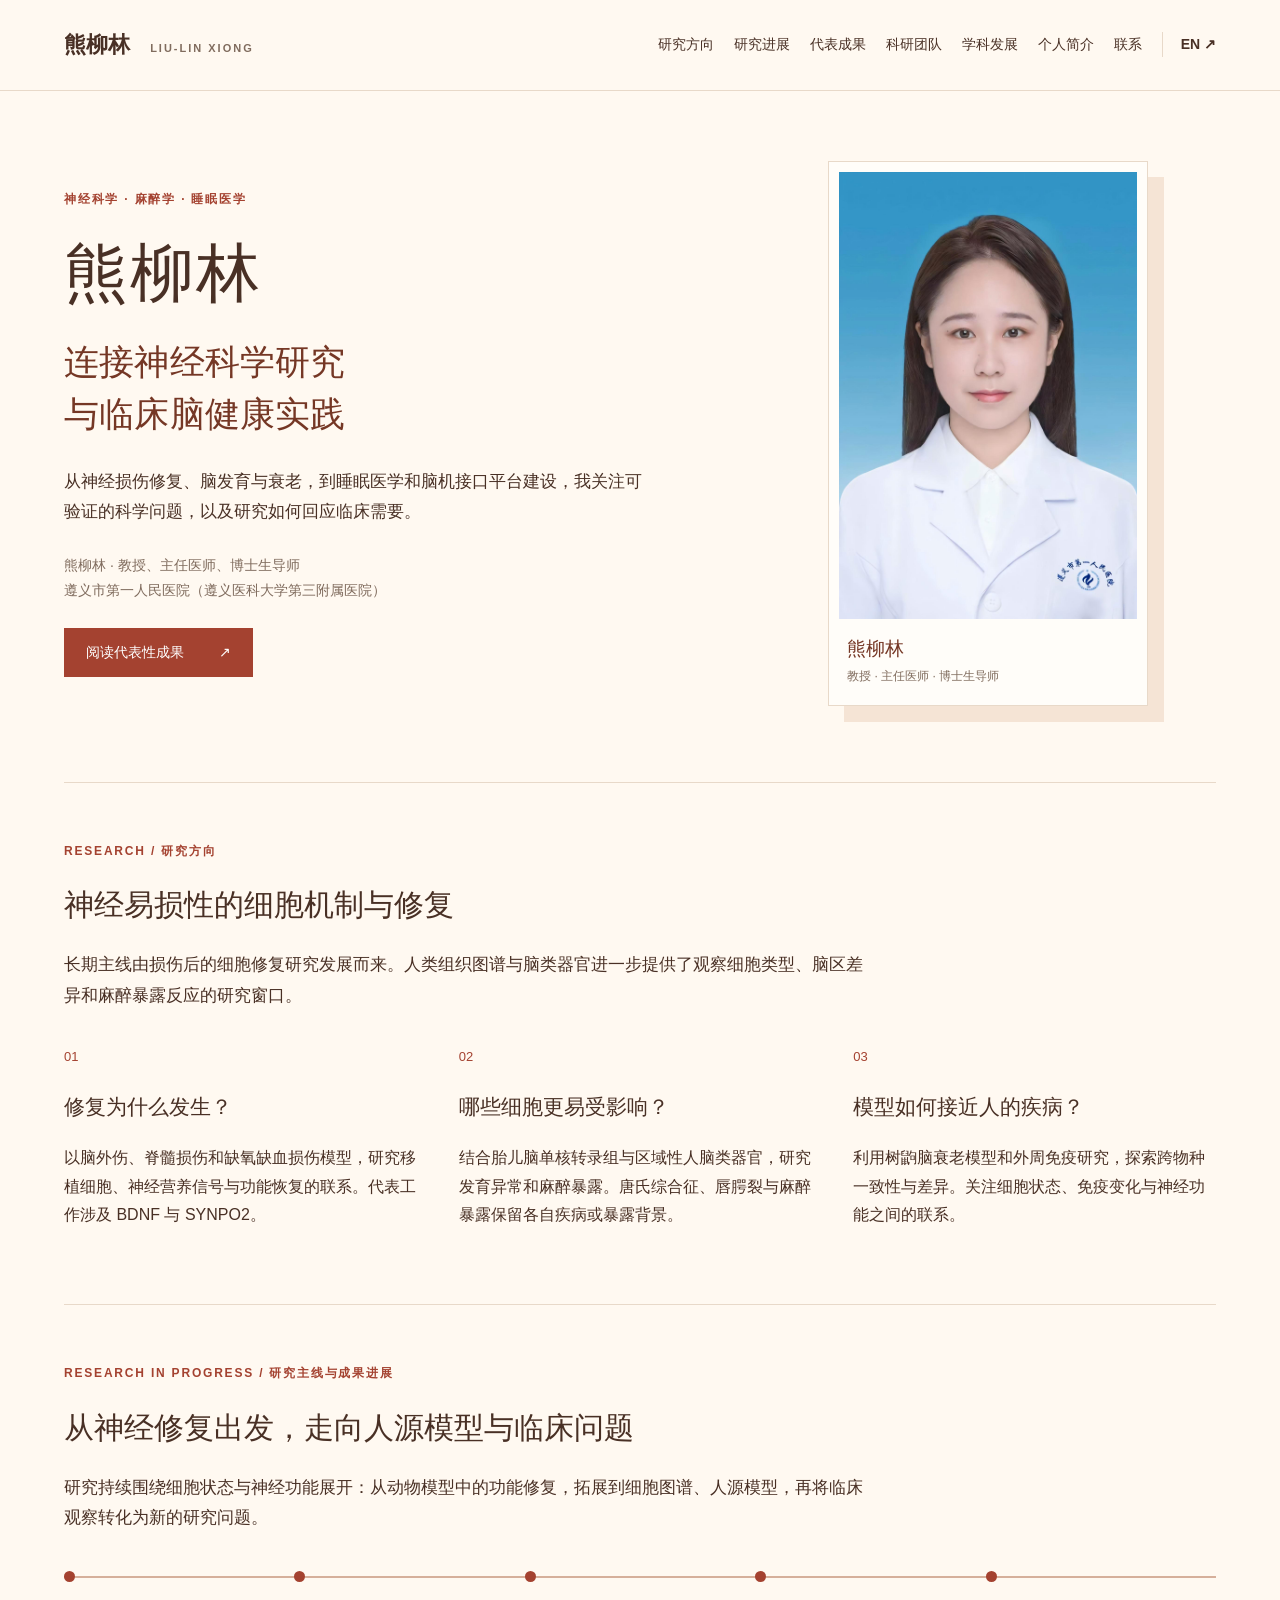
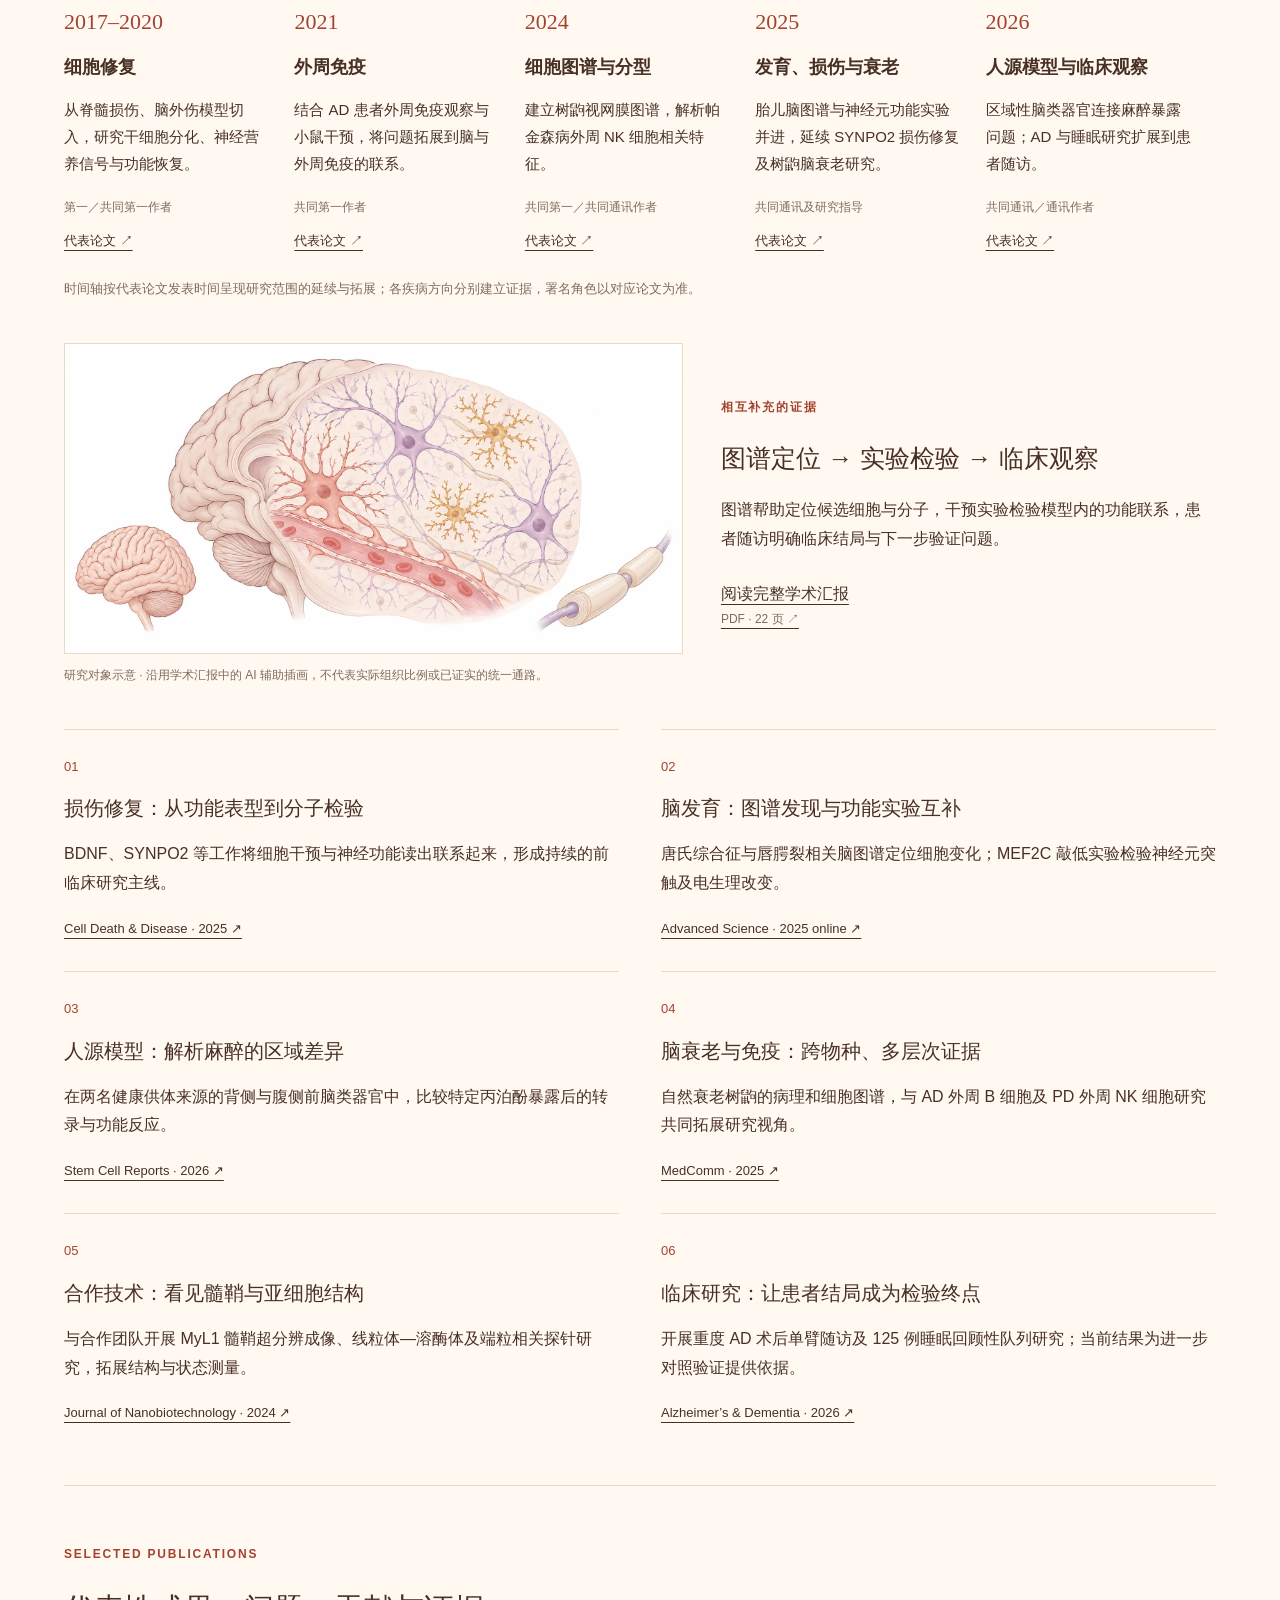
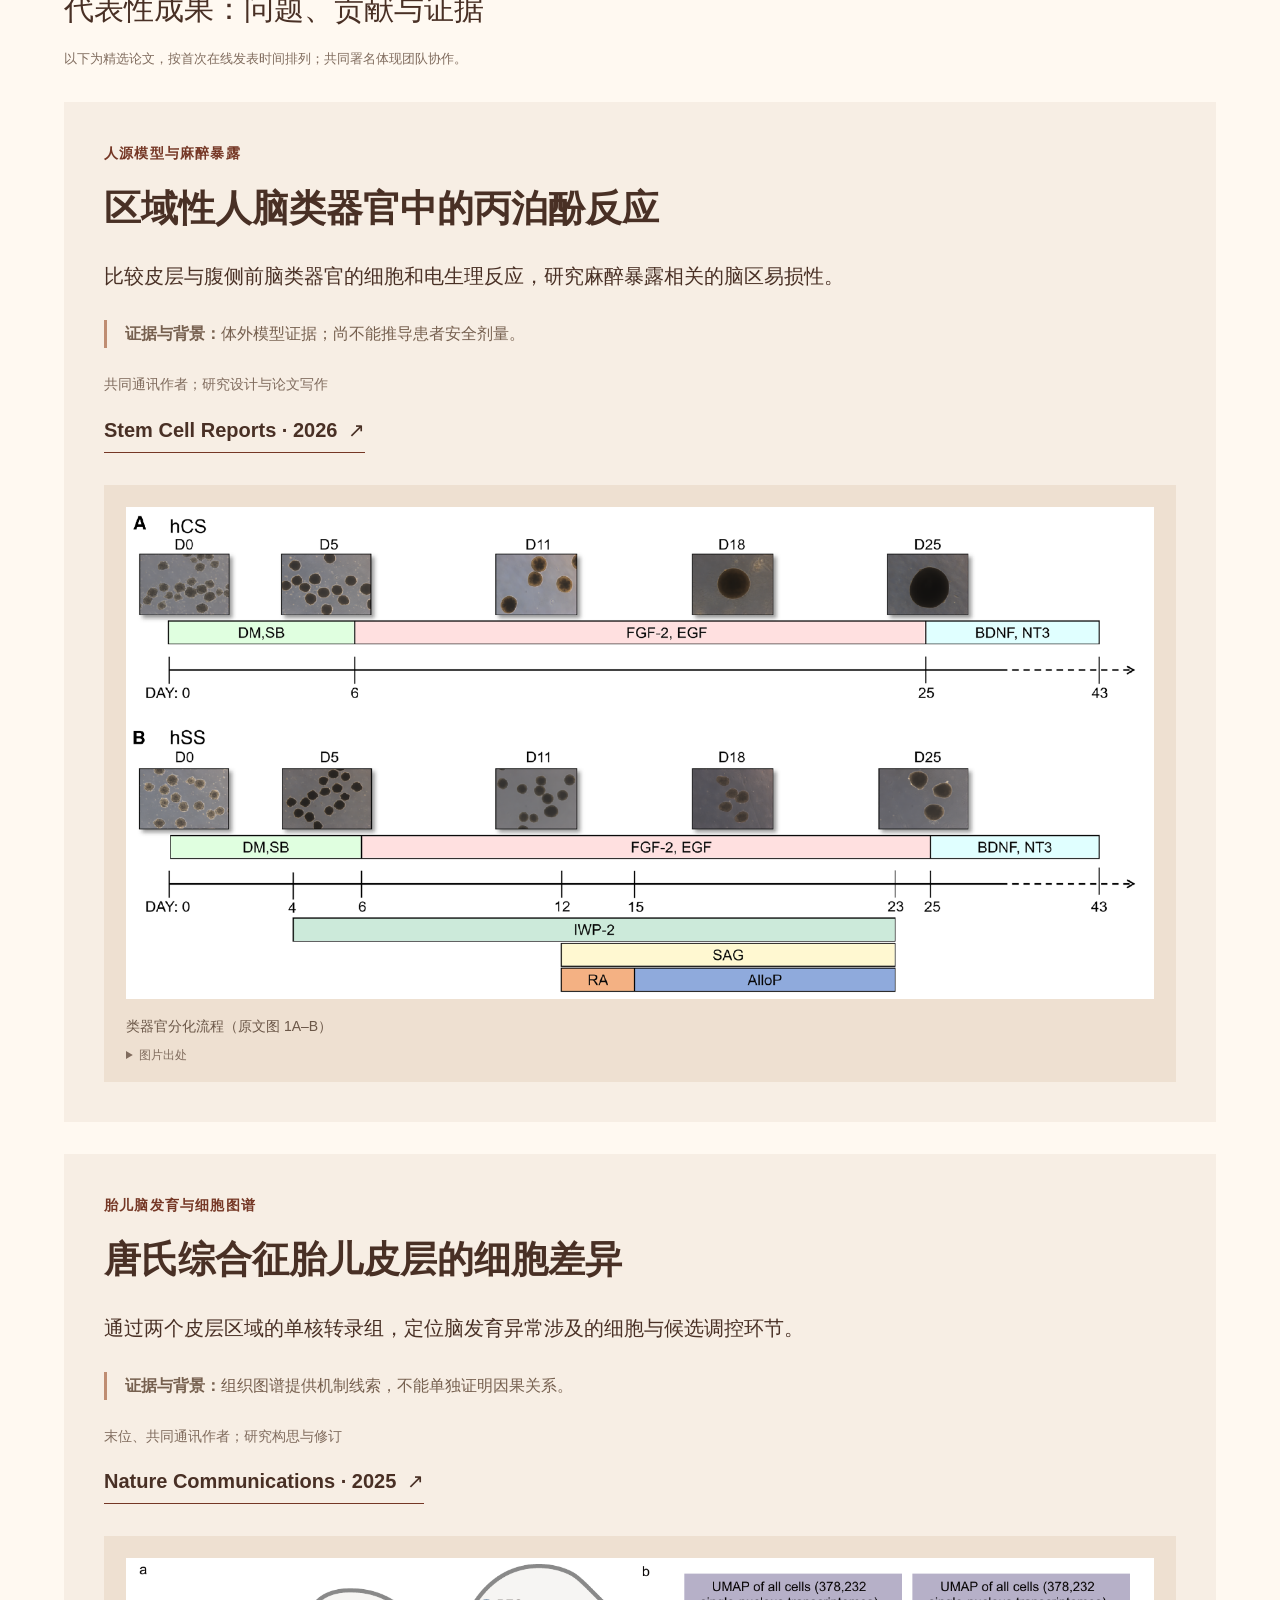
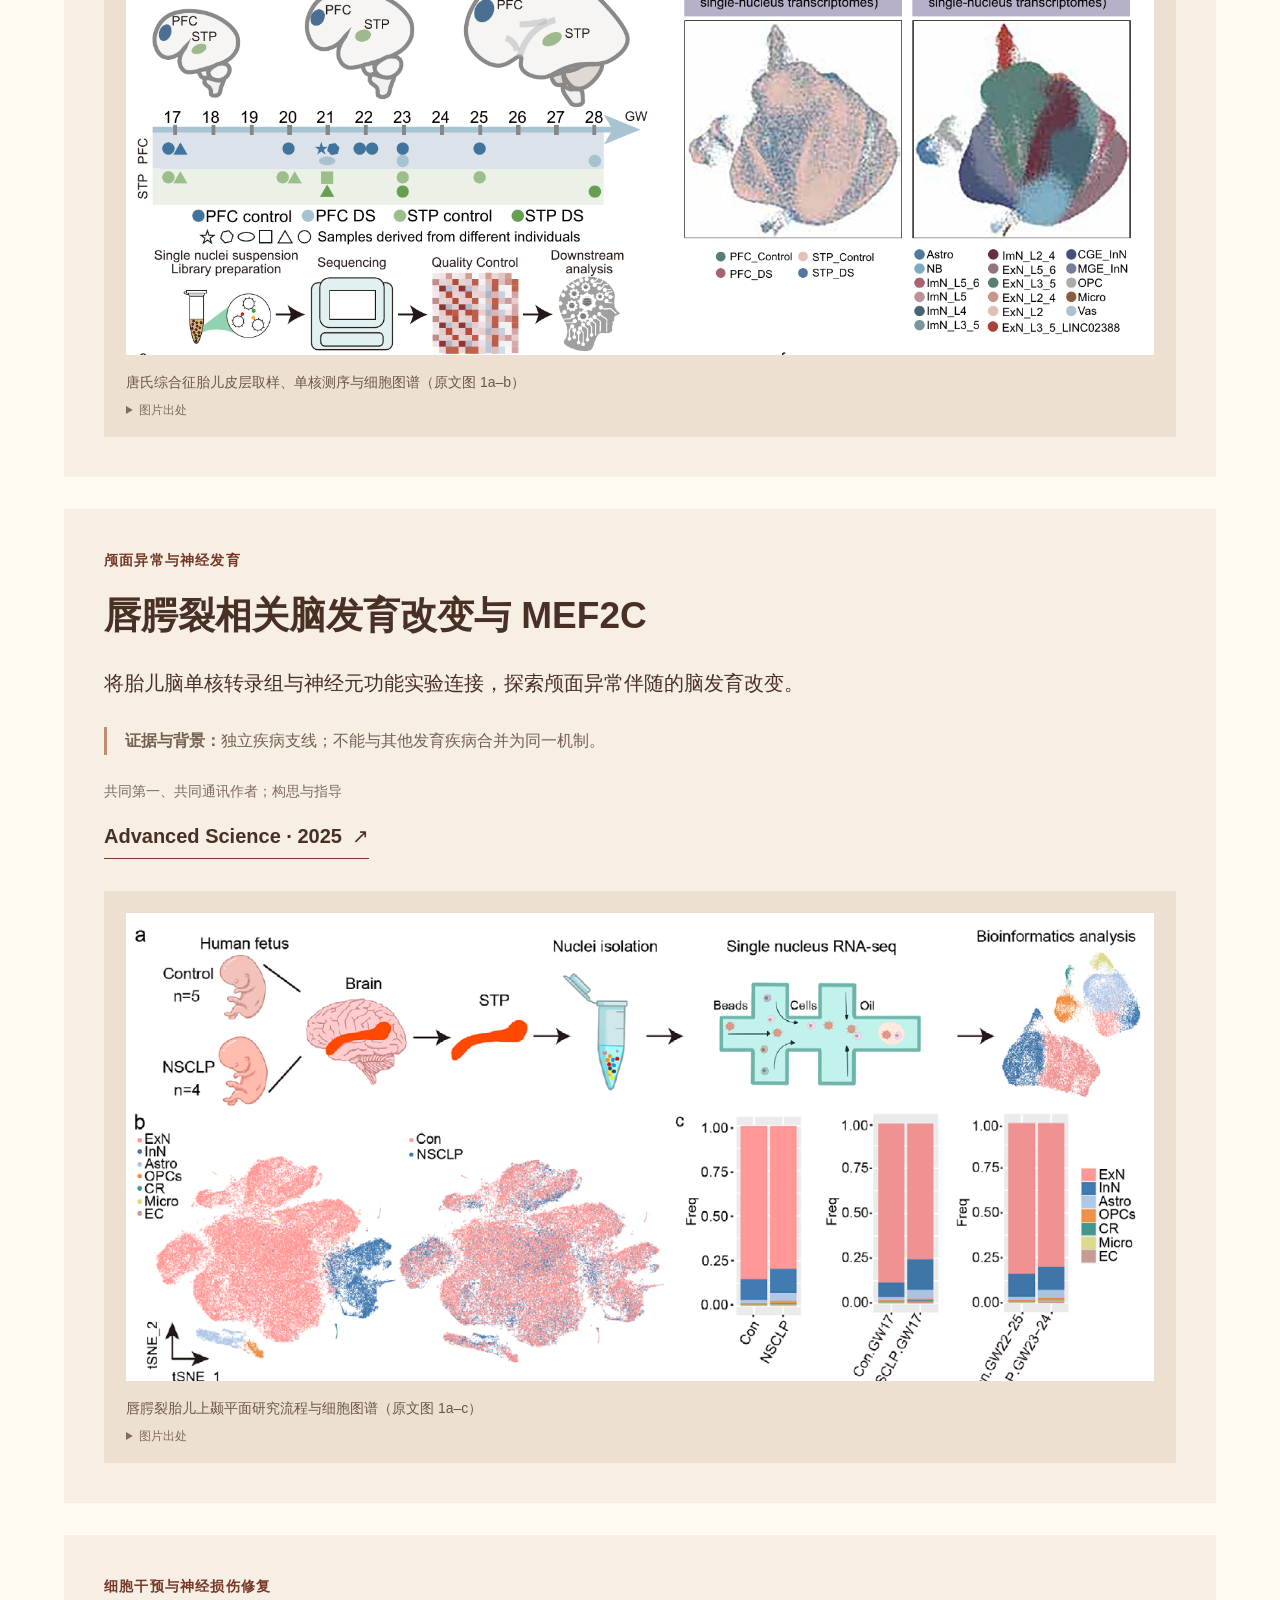
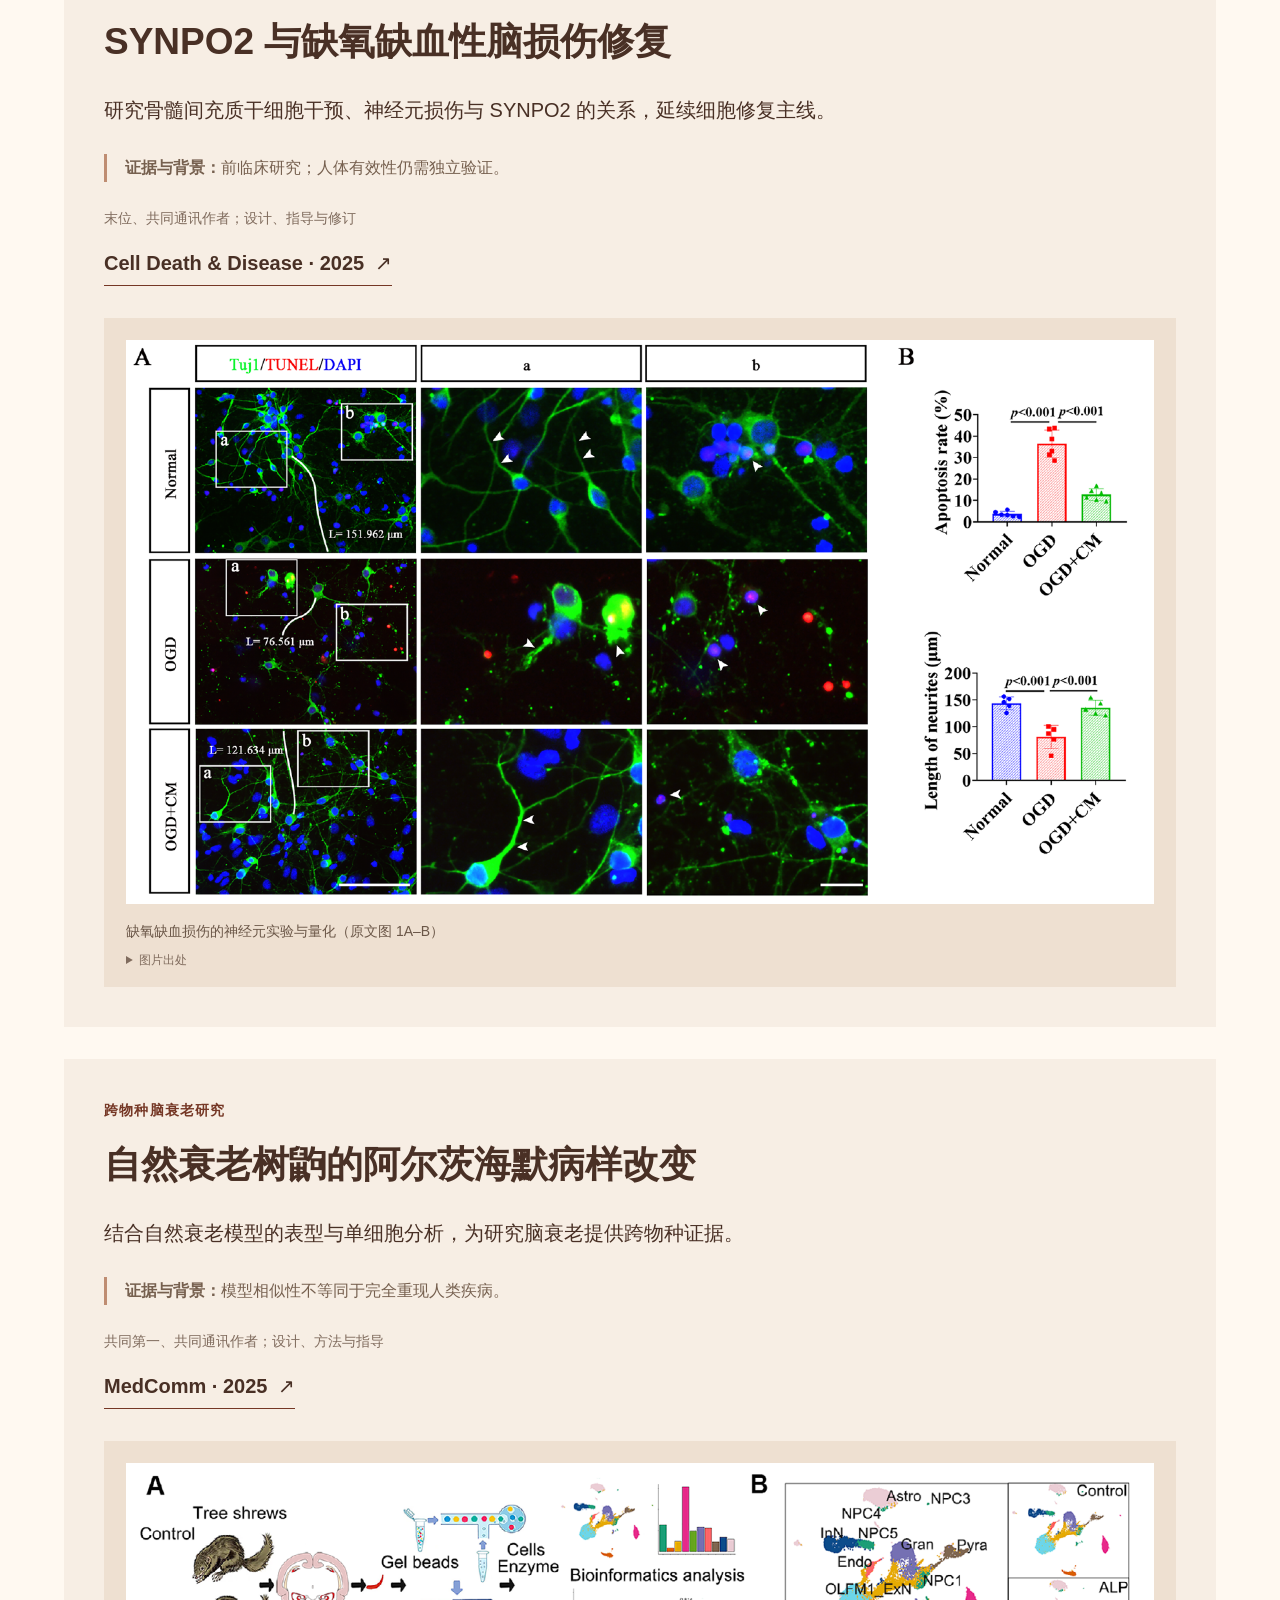
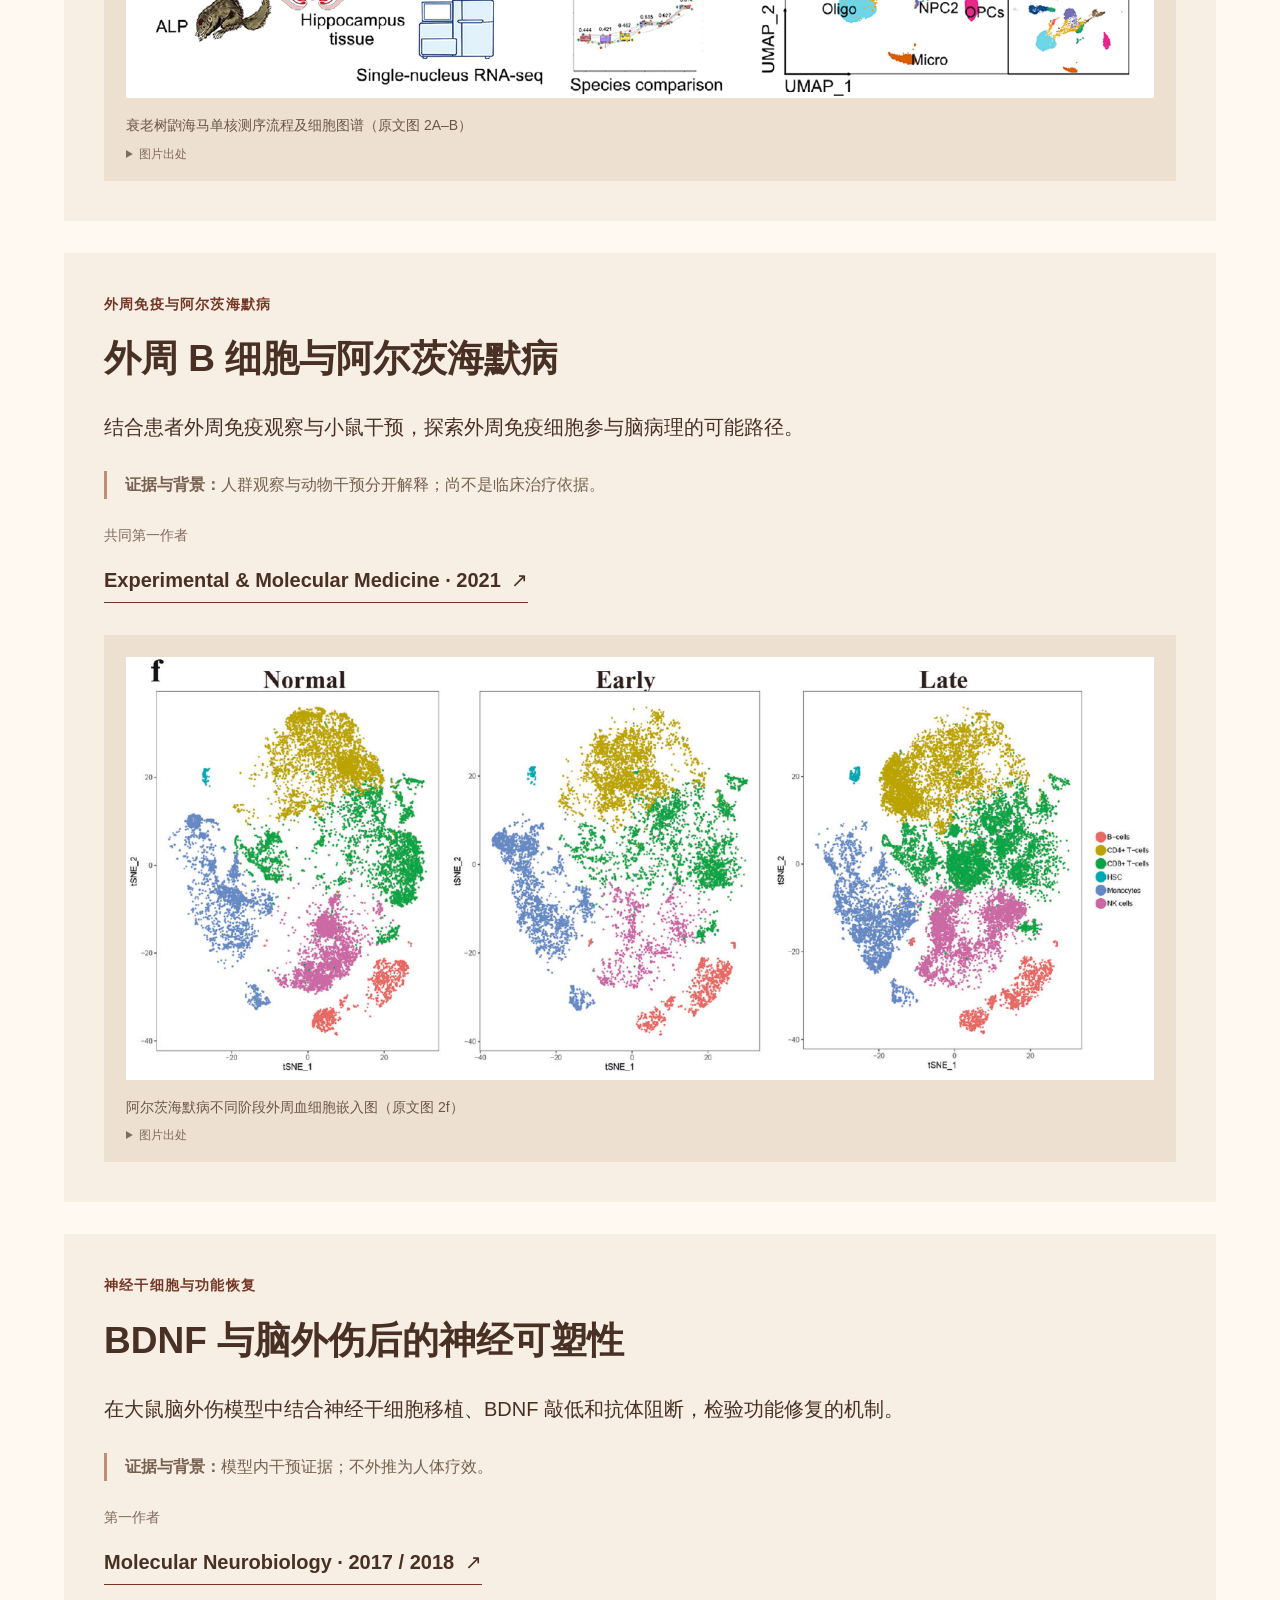
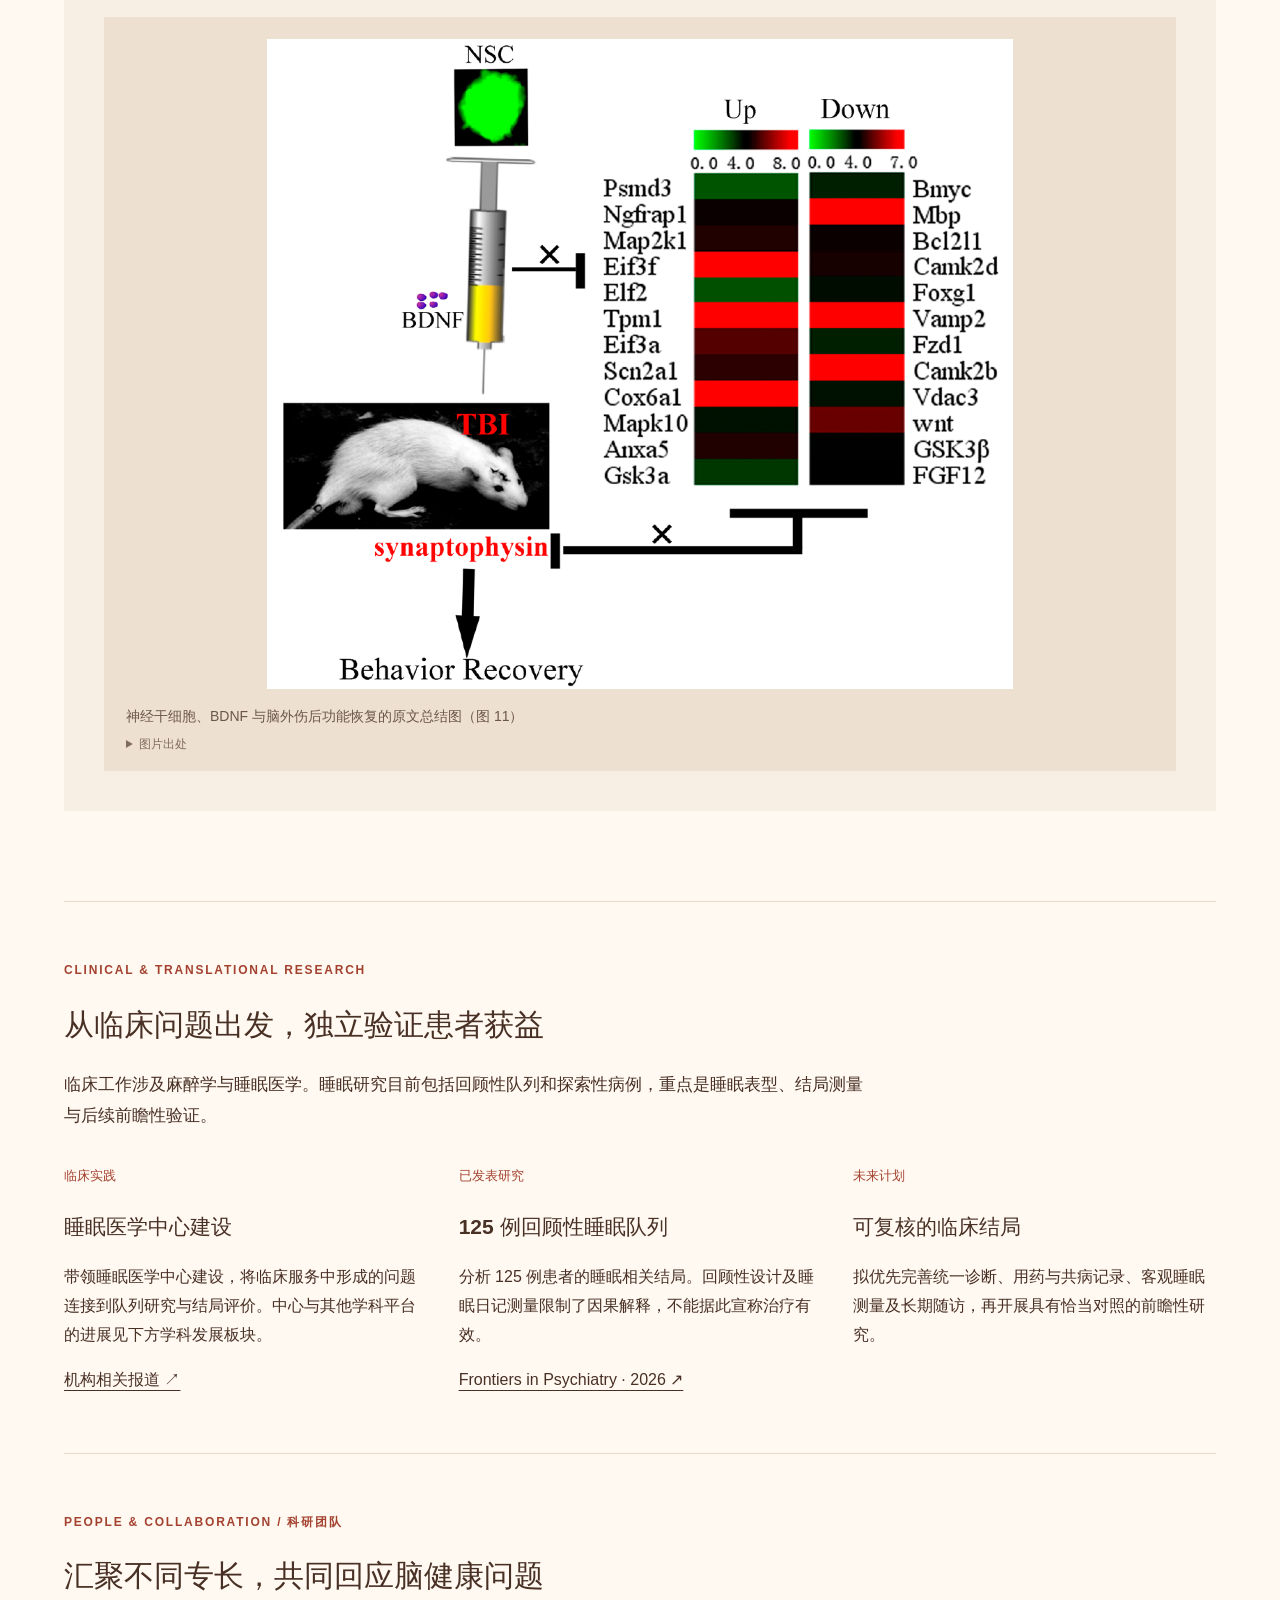
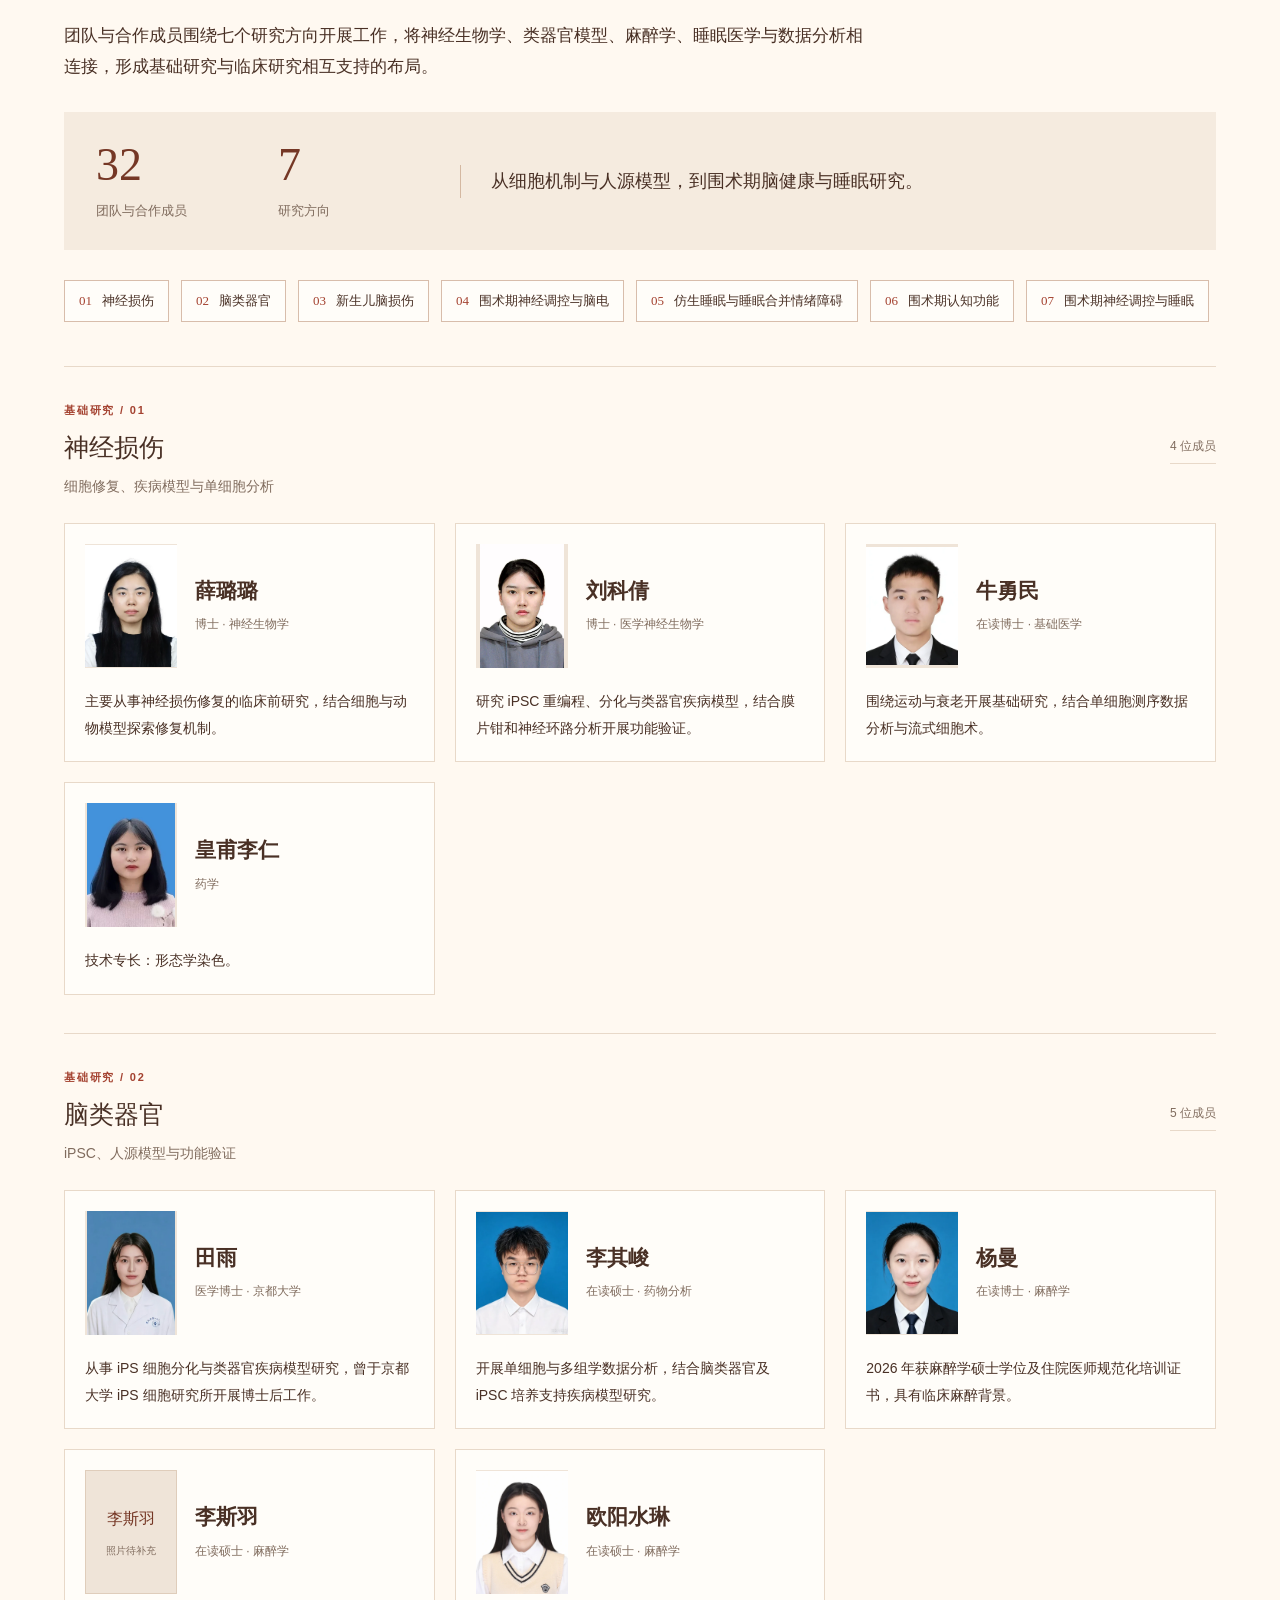
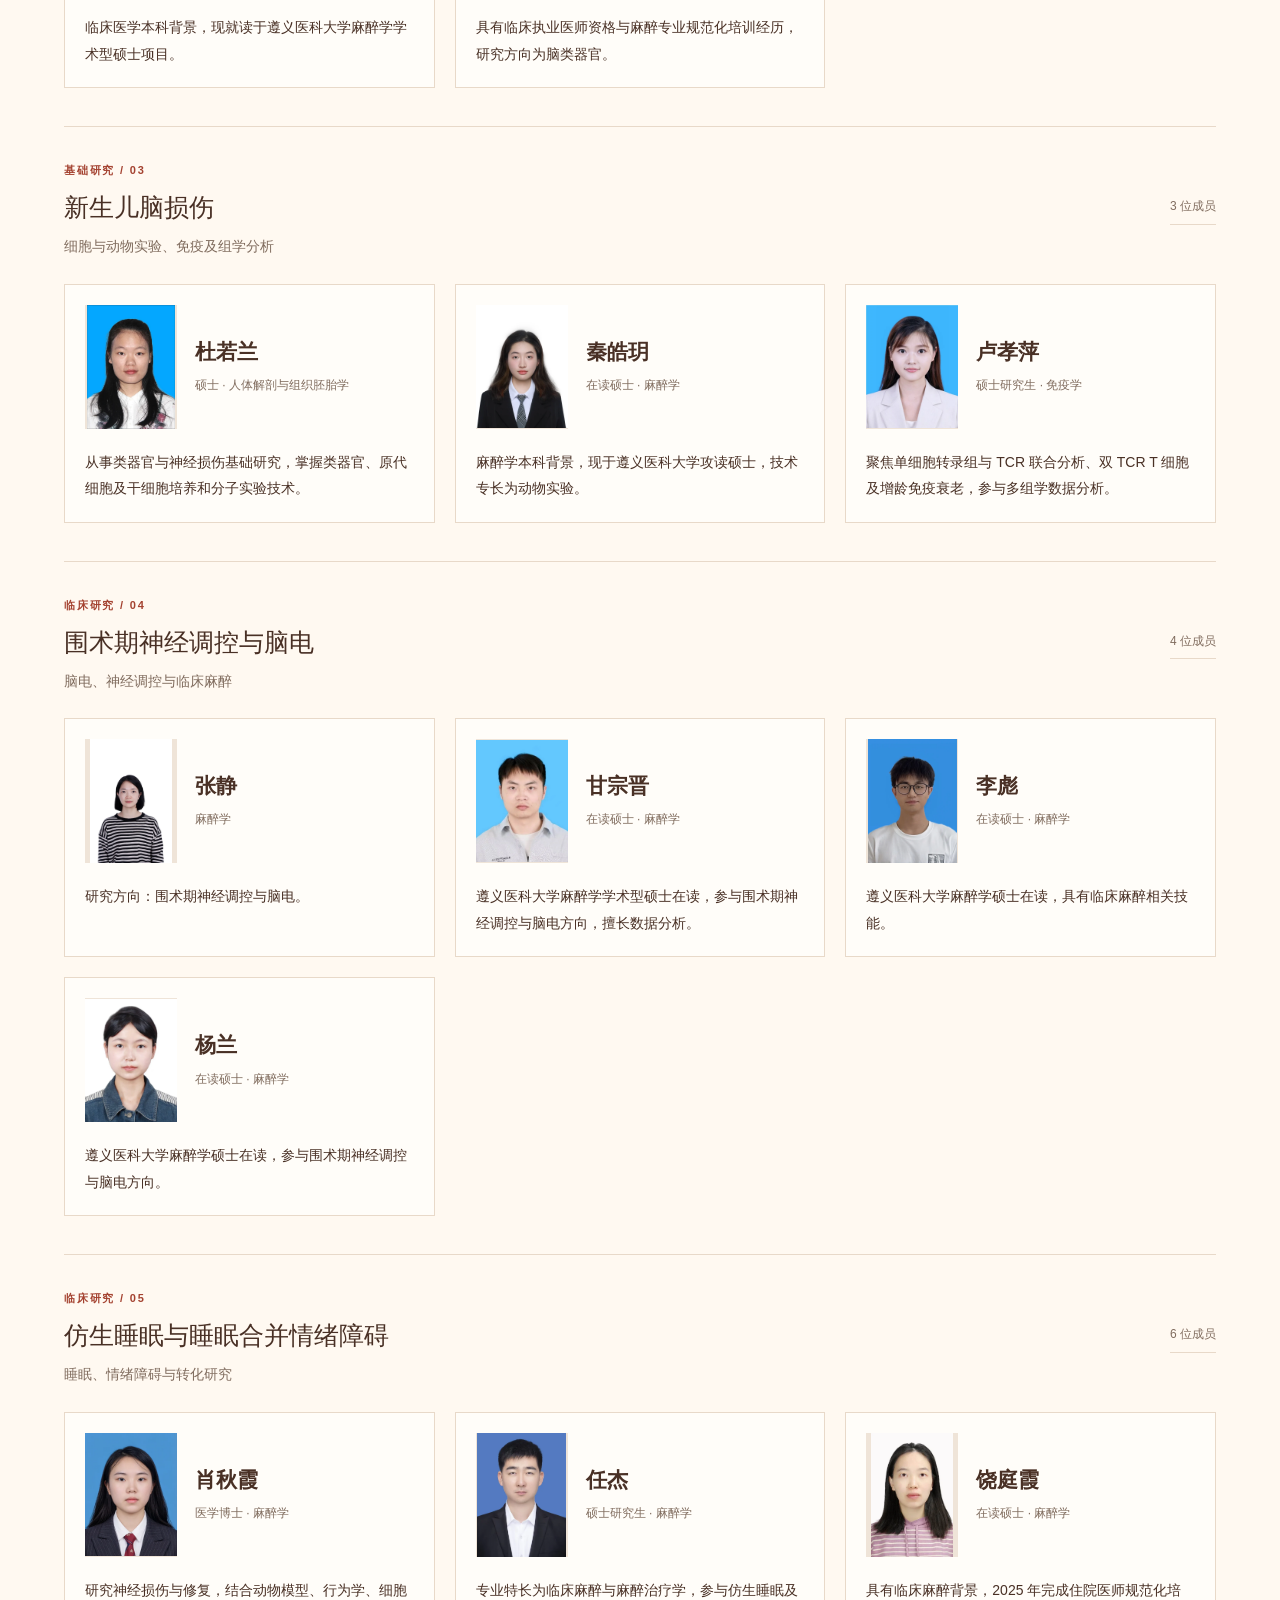
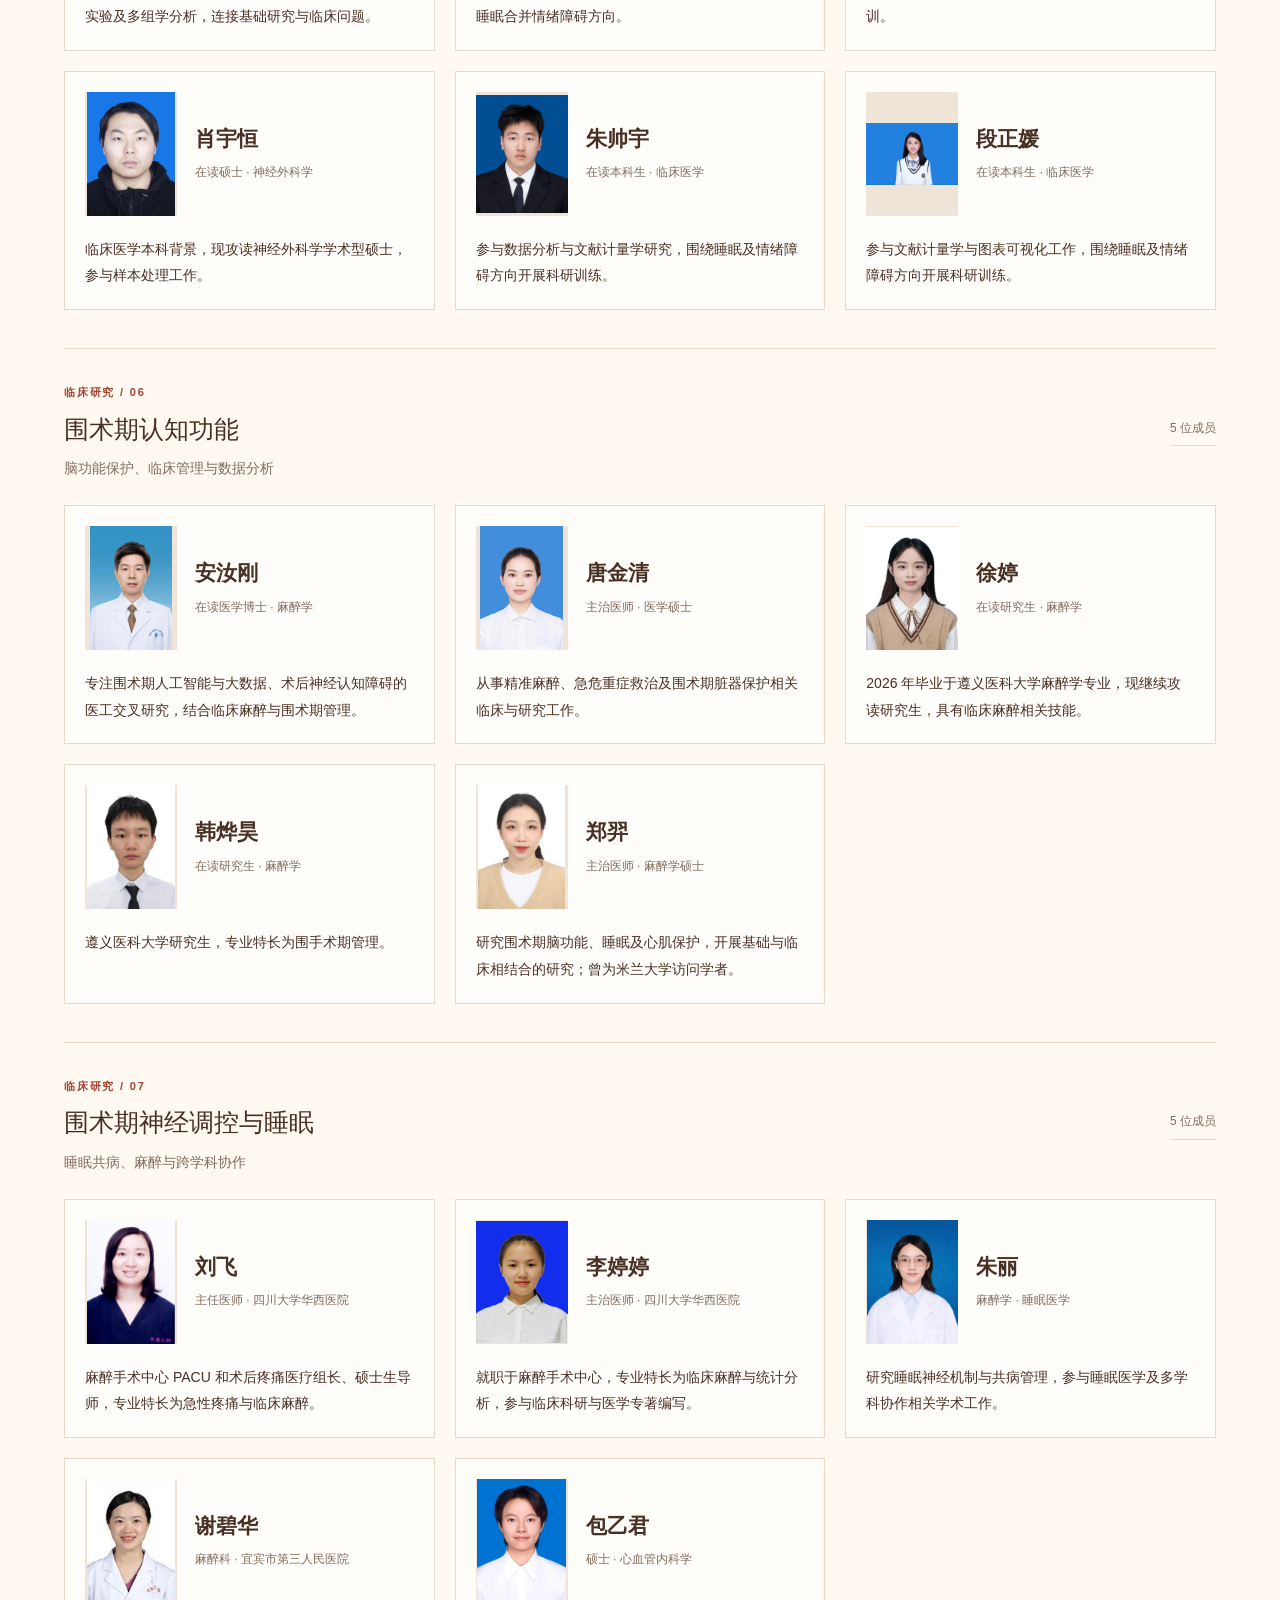
<file: index.html>
<!doctype html><html lang="zh-CN"><head><meta charset="utf-8"><meta name="viewport" content="width=device-width,initial-scale=1"><title>熊柳林｜神经易损性与修复</title><meta name="description" content="熊柳林｜神经易损性与修复"><link rel="stylesheet" href="./style.css"><link rel="alternate" hreflang="zh-CN" href="./"><link rel="alternate" hreflang="en" href="./en/"></head><body><a class="skip" href="#main">跳至正文</a><header><a class="brand" href="#">熊柳林 <small>LIU-LIN XIONG</small></a><nav aria-label="主导航"><a href="#research">研究方向</a><a href="#progress">研究进展</a><a href="#works">代表成果</a><a href="#team">科研团队</a><a href="#discipline">学科发展</a><a href="#profile">个人简介</a><a href="#contact">联系</a><a class="language" href="./en/" lang="en">EN ↗</a></nav></header><main id="main"><section class="hero"><div><p class="eyebrow">神经科学 · 麻醉学 · 睡眠医学</p><h1><span class="person-name">熊柳林</span><span class="hero-mission">连接神经科学研究<br>与临床脑健康实践</span></h1><p class="intro">从神经损伤修复、脑发育与衰老，到睡眠医学和脑机接口平台建设，我关注可验证的科学问题，以及研究如何回应临床需要。</p><p class="affiliation">熊柳林 · 教授、主任医师、博士生导师<br>遵义市第一人民医院（遵义医科大学第三附属医院）</p><a class="button" href="#works">阅读代表性成果 <span>↗</span></a></div><figure class="hero-portrait"><img src="./assets/xiong-liulin-portrait.jpeg" width="1280" height="1920" alt="熊柳林教授肖像" fetchpriority="high"><figcaption><strong>熊柳林</strong><span>教授 · 主任医师 · 博士生导师</span></figcaption></figure></section><section id="research"><p class="eyebrow">RESEARCH / 研究方向</p><h2>神经易损性的细胞机制与修复</h2><p class="lead">长期主线由损伤后的细胞修复研究发展而来。人类组织图谱与脑类器官进一步提供了观察细胞类型、脑区差异和麻醉暴露反应的研究窗口。</p><div class="grid"><article><span class="num">01</span><h3>修复为什么发生？</h3><p>以脑外伤、脊髓损伤和缺氧缺血损伤模型，研究移植细胞、神经营养信号与功能恢复的联系。代表工作涉及 BDNF 与 SYNPO2。</p></article><article><span class="num">02</span><h3>哪些细胞更易受影响？</h3><p>结合胎儿脑单核转录组与区域性人脑类器官，研究发育异常和麻醉暴露。唐氏综合征、唇腭裂与麻醉暴露保留各自疾病或暴露背景。</p></article><article><span class="num">03</span><h3>模型如何接近人的疾病？</h3><p>利用树鼩脑衰老模型和外周免疫研究，探索跨物种一致性与差异。关注细胞状态、免疫变化与神经功能之间的联系。</p></article></div></section><section id="progress"><p class="eyebrow">RESEARCH IN PROGRESS / 研究主线与成果进展</p><h2>从神经修复出发，走向人源模型与临床问题</h2><p class="lead">研究持续围绕细胞状态与神经功能展开：从动物模型中的功能修复，拓展到细胞图谱、人源模型，再将临床观察转化为新的研究问题。</p><ol class="research-path"><li><time>2017–2020</time><h3>细胞修复</h3><p>从脊髓损伤、脑外伤模型切入，研究干细胞分化、神经营养信号与功能恢复。</p><span class="path-role">第一／共同第一作者</span><a href="https://doi.org/10.1007/s12035-017-0551-1">代表论文 ↗</a></li><li><time>2021</time><h3>外周免疫</h3><p>结合 AD 患者外周免疫观察与小鼠干预，将问题拓展到脑与外周免疫的联系。</p><span class="path-role">共同第一作者</span><a href="https://doi.org/10.1038/s12276-021-00714-8">代表论文 ↗</a></li><li><time>2024</time><h3>细胞图谱与分型</h3><p>建立树鼩视网膜图谱，解析帕金森病外周 NK 细胞相关特征。</p><span class="path-role">共同第一／共同通讯作者</span><a href="https://doi.org/10.1038/s41531-024-00790-3">代表论文 ↗</a></li><li><time>2025</time><h3>发育、损伤与衰老</h3><p>胎儿脑图谱与神经元功能实验并进，延续 SYNPO2 损伤修复及树鼩脑衰老研究。</p><span class="path-role">共同通讯及研究指导</span><a href="https://doi.org/10.1038/s41467-025-66109-9">代表论文 ↗</a></li><li><time>2026</time><h3>人源模型与临床观察</h3><p>区域性脑类器官连接麻醉暴露问题；AD 与睡眠研究扩展到患者随访。</p><span class="path-role">共同通讯／通讯作者</span><a href="https://doi.org/10.1016/j.stemcr.2026.102859">代表论文 ↗</a></li></ol><p class="note">时间轴按代表论文发表时间呈现研究范围的延续与拓展；各疾病方向分别建立证据，署名角色以对应论文为准。</p><div class="research-overview"><figure><img src="./assets/research-context.webp" width="1774" height="887" loading="lazy" alt="脑组织、神经元、胶质细胞、微血管和髓鞘的研究对象示意"><figcaption>研究对象示意 · 沿用学术汇报中的 AI 辅助插画，不代表实际组织比例或已证实的统一通路。</figcaption></figure><div><p class="eyebrow">相互补充的证据</p><h3>图谱定位 → 实验检验 → 临床观察</h3><p>图谱帮助定位候选细胞与分子，干预实验检验模型内的功能联系，患者随访明确临床结局与下一步验证问题。</p><a class="text-link" href="./assets/research-presentation.pdf">阅读完整学术汇报 <span>PDF · 22 页 ↗</span></a></div></div><div class="results-grid"><article><span class="num">01</span><h3>损伤修复：从功能表型到分子检验</h3><p>BDNF、SYNPO2 等工作将细胞干预与神经功能读出联系起来，形成持续的前临床研究主线。</p><a href="https://doi.org/10.1038/s41419-025-07439-w">Cell Death & Disease · 2025 ↗</a></article><article><span class="num">02</span><h3>脑发育：图谱发现与功能实验互补</h3><p>唐氏综合征与唇腭裂相关脑图谱定位细胞变化；MEF2C 敲低实验检验神经元突触及电生理改变。</p><a href="https://doi.org/10.1002/advs.202504191">Advanced Science · 2025 online ↗</a></article><article><span class="num">03</span><h3>人源模型：解析麻醉的区域差异</h3><p>在两名健康供体来源的背侧与腹侧前脑类器官中，比较特定丙泊酚暴露后的转录与功能反应。</p><a href="https://doi.org/10.1016/j.stemcr.2026.102859">Stem Cell Reports · 2026 ↗</a></article><article><span class="num">04</span><h3>脑衰老与免疫：跨物种、多层次证据</h3><p>自然衰老树鼩的病理和细胞图谱，与 AD 外周 B 细胞及 PD 外周 NK 细胞研究共同拓展研究视角。</p><a href="https://doi.org/10.1002/mco2.70114">MedComm · 2025 ↗</a></article><article><span class="num">05</span><h3>合作技术：看见髓鞘与亚细胞结构</h3><p>与合作团队开展 MyL1 髓鞘超分辨成像、线粒体—溶酶体及端粒相关探针研究，拓展结构与状态测量。</p><a href="https://doi.org/10.1186/s12951-024-02377-9">Journal of Nanobiotechnology · 2024 ↗</a></article><article><span class="num">06</span><h3>临床研究：让患者结局成为检验终点</h3><p>开展重度 AD 术后单臂随访及 125 例睡眠回顾性队列研究；当前结果为进一步对照验证提供依据。</p><a href="https://doi.org/10.1002/alz.71150">Alzheimer’s & Dementia · 2026 ↗</a></article></div></section><section id="works"><p class="eyebrow">SELECTED PUBLICATIONS</p><h2>代表性成果：问题、贡献与证据</h2><p class="note">以下为精选论文，按首次在线发表时间排列；共同署名体现团队协作。</p><article class="work research-story" id="paper-1"><div class="work-copy"><p class="story-theme">人源模型与麻醉暴露</p><h3>区域性人脑类器官中的丙泊酚反应</h3><p class="story-findings">比较皮层与腹侧前脑类器官的细胞和电生理反应，研究麻醉暴露相关的脑区易损性。</p><p class="evidence-callout"><strong>证据与背景：</strong>体外模型证据；尚不能推导患者安全剂量。</p><p class="meta story-role">共同通讯作者；研究设计与论文写作</p><a class="journal-link" href="https://doi.org/10.1016/j.stemcr.2026.102859">Stem Cell Reports · 2026 <span aria-hidden="true">↗</span></a></div><figure class="paper-figure"><a class="figure-image" href="./assets/publications/organoid-figure-1ab.png" target="_blank" rel="noopener" aria-label="类器官分化流程（原文图 1A–B） — 查看大图"><img src="./assets/publications/organoid-figure-1ab.png" width="1661" height="796" alt="类器官分化流程（原文图 1A–B）" loading="lazy"></a><figcaption><span class="figure-label">类器官分化流程（原文图 1A–B）</span><details class="figure-credit"><summary>图片出处</summary><p>She et al., Stem Cell Reports (2026), Fig. 1A–B; original panels cropped; © The Authors; CC BY 4.0. <a href="https://doi.org/10.1016/j.stemcr.2026.102859">原始论文</a> · <a href="https://creativecommons.org/licenses/by/4.0/">复用许可</a></p></details></figcaption></figure></article><article class="work research-story" id="paper-2"><div class="work-copy"><p class="story-theme">胎儿脑发育与细胞图谱</p><h3>唐氏综合征胎儿皮层的细胞差异</h3><p class="story-findings">通过两个皮层区域的单核转录组，定位脑发育异常涉及的细胞与候选调控环节。</p><p class="evidence-callout"><strong>证据与背景：</strong>组织图谱提供机制线索，不能单独证明因果关系。</p><p class="meta story-role">末位、共同通讯作者；研究构思与修订</p><a class="journal-link" href="https://doi.org/10.1038/s41467-025-66109-9">Nature Communications · 2025 <span aria-hidden="true">↗</span></a></div><figure class="paper-figure"><a class="figure-image" href="./assets/publications/down-syndrome-figure-1ab.png" target="_blank" rel="noopener" aria-label="唐氏综合征胎儿皮层取样、单核测序与细胞图谱（原文图 1a–b） — 查看大图"><img src="./assets/publications/down-syndrome-figure-1ab.png" width="1587" height="612" alt="唐氏综合征胎儿皮层取样、单核测序与细胞图谱（原文图 1a–b）" loading="lazy"></a><figcaption><span class="figure-label">唐氏综合征胎儿皮层取样、单核测序与细胞图谱（原文图 1a–b）</span><details class="figure-credit"><summary>图片出处</summary><p>Niu et al., Nature Communications (2025), Fig. 1a–b; original panels cropped; © The Authors; CC BY 4.0. <a href="https://doi.org/10.1038/s41467-025-66109-9">原始论文</a> · <a href="https://creativecommons.org/licenses/by/4.0/">复用许可</a></p></details></figcaption></figure></article><article class="work research-story" id="paper-3"><div class="work-copy"><p class="story-theme">颅面异常与神经发育</p><h3>唇腭裂相关脑发育改变与 MEF2C</h3><p class="story-findings">将胎儿脑单核转录组与神经元功能实验连接，探索颅面异常伴随的脑发育改变。</p><p class="evidence-callout"><strong>证据与背景：</strong>独立疾病支线；不能与其他发育疾病合并为同一机制。</p><p class="meta story-role">共同第一、共同通讯作者；构思与指导</p><a class="journal-link" href="https://doi.org/10.1002/advs.202504191">Advanced Science · 2025 <span aria-hidden="true">↗</span></a></div><figure class="paper-figure"><a class="figure-image" href="./assets/publications/cleft-figure-1abc.png" target="_blank" rel="noopener" aria-label="唇腭裂胎儿上颞平面研究流程与细胞图谱（原文图 1a–c） — 查看大图"><img src="./assets/publications/cleft-figure-1abc.png" width="1355" height="616" alt="唇腭裂胎儿上颞平面研究流程与细胞图谱（原文图 1a–c）" loading="lazy"></a><figcaption><span class="figure-label">唇腭裂胎儿上颞平面研究流程与细胞图谱（原文图 1a–c）</span><details class="figure-credit"><summary>图片出处</summary><p>Xiong et al., Advanced Science (2025), Fig. 1a–c; original panels cropped; © The Authors; CC BY. <a href="https://doi.org/10.1002/advs.202504191">原始论文</a> · <a href="https://creativecommons.org/licenses/by/4.0/">复用许可</a></p></details></figcaption></figure></article><article class="work research-story" id="paper-4"><div class="work-copy"><p class="story-theme">细胞干预与神经损伤修复</p><h3>SYNPO2 与缺氧缺血性脑损伤修复</h3><p class="story-findings">研究骨髓间充质干细胞干预、神经元损伤与 SYNPO2 的关系，延续细胞修复主线。</p><p class="evidence-callout"><strong>证据与背景：</strong>前临床研究；人体有效性仍需独立验证。</p><p class="meta story-role">末位、共同通讯作者；设计、指导与修订</p><a class="journal-link" href="https://doi.org/10.1038/s41419-025-07439-w">Cell Death & Disease · 2025 <span aria-hidden="true">↗</span></a></div><figure class="paper-figure"><a class="figure-image" href="./assets/publications/synpo2-figure-1ab.png" target="_blank" rel="noopener" aria-label="缺氧缺血损伤的神经元实验与量化（原文图 1A–B） — 查看大图"><img src="./assets/publications/synpo2-figure-1ab.png" width="1591" height="874" alt="缺氧缺血损伤的神经元实验与量化（原文图 1A–B）" loading="lazy"></a><figcaption><span class="figure-label">缺氧缺血损伤的神经元实验与量化（原文图 1A–B）</span><details class="figure-credit"><summary>图片出处</summary><p>Xue et al., Cell Death &amp; Disease (2025), Fig. 1A–B; original panels cropped; © The Authors; CC BY 4.0. <a href="https://doi.org/10.1038/s41419-025-07439-w">原始论文</a> · <a href="https://creativecommons.org/licenses/by/4.0/">复用许可</a></p></details></figcaption></figure></article><article class="work research-story" id="paper-5"><div class="work-copy"><p class="story-theme">跨物种脑衰老研究</p><h3>自然衰老树鼩的阿尔茨海默病样改变</h3><p class="story-findings">结合自然衰老模型的表型与单细胞分析，为研究脑衰老提供跨物种证据。</p><p class="evidence-callout"><strong>证据与背景：</strong>模型相似性不等同于完全重现人类疾病。</p><p class="meta story-role">共同第一、共同通讯作者；设计、方法与指导</p><a class="journal-link" href="https://doi.org/10.1002/mco2.70114">MedComm · 2025 <span aria-hidden="true">↗</span></a></div><figure class="paper-figure"><a class="figure-image" href="./assets/publications/tree-shrew-figure-2ab.png" target="_blank" rel="noopener" aria-label="衰老树鼩海马单核测序流程及细胞图谱（原文图 2A–B） — 查看大图"><img src="./assets/publications/tree-shrew-figure-2ab.png" width="1533" height="350" alt="衰老树鼩海马单核测序流程及细胞图谱（原文图 2A–B）" loading="lazy"></a><figcaption><span class="figure-label">衰老树鼩海马单核测序流程及细胞图谱（原文图 2A–B）</span><details class="figure-credit"><summary>图片出处</summary><p>Xiong et al., MedComm (2025), Fig. 2A–B; original panels cropped; © The Authors; CC BY. <a href="https://doi.org/10.1002/mco2.70114">原始论文</a> · <a href="https://creativecommons.org/licenses/by/4.0/">复用许可</a></p></details></figcaption></figure></article><article class="work research-story" id="paper-6"><div class="work-copy"><p class="story-theme">外周免疫与阿尔茨海默病</p><h3>外周 B 细胞与阿尔茨海默病</h3><p class="story-findings">结合患者外周免疫观察与小鼠干预，探索外周免疫细胞参与脑病理的可能路径。</p><p class="evidence-callout"><strong>证据与背景：</strong>人群观察与动物干预分开解释；尚不是临床治疗依据。</p><p class="meta story-role">共同第一作者</p><a class="journal-link" href="https://doi.org/10.1038/s12276-021-00714-8">Experimental & Molecular Medicine · 2021 <span aria-hidden="true">↗</span></a></div><figure class="paper-figure"><a class="figure-image" href="./assets/publications/ad-bcells-figure-2f.png" target="_blank" rel="noopener" aria-label="阿尔茨海默病不同阶段外周血细胞嵌入图（原文图 2f） — 查看大图"><img src="./assets/publications/ad-bcells-figure-2f.png" width="1391" height="572" alt="阿尔茨海默病不同阶段外周血细胞嵌入图（原文图 2f）" loading="lazy"></a><figcaption><span class="figure-label">阿尔茨海默病不同阶段外周血细胞嵌入图（原文图 2f）</span><details class="figure-credit"><summary>图片出处</summary><p>Xiong et al., Experimental &amp; Molecular Medicine (2021), Fig. 2f; original panels cropped; © The Authors; CC BY 4.0. <a href="https://doi.org/10.1038/s12276-021-00714-8">原始论文</a> · <a href="https://creativecommons.org/licenses/by/4.0/">复用许可</a></p></details></figcaption></figure></article><article class="work research-story" id="paper-7"><div class="work-copy"><p class="story-theme">神经干细胞与功能恢复</p><h3>BDNF 与脑外伤后的神经可塑性</h3><p class="story-findings">在大鼠脑外伤模型中结合神经干细胞移植、BDNF 敲低和抗体阻断，检验功能修复的机制。</p><p class="evidence-callout"><strong>证据与背景：</strong>模型内干预证据；不外推为人体疗效。</p><p class="meta story-role">第一作者</p><a class="journal-link" href="https://doi.org/10.1007/s12035-017-0551-1">Molecular Neurobiology · 2017 / 2018 <span aria-hidden="true">↗</span></a></div><figure class="paper-figure"><a class="figure-image" href="./assets/publications/tbi-figure-11.png" target="_blank" rel="noopener" aria-label="神经干细胞、BDNF 与脑外伤后功能恢复的原文总结图（图 11） — 查看大图"><img src="./assets/publications/tbi-figure-11.png" width="1071" height="933" alt="神经干细胞、BDNF 与脑外伤后功能恢复的原文总结图（图 11）" loading="lazy"></a><figcaption><span class="figure-label">神经干细胞、BDNF 与脑外伤后功能恢复的原文总结图（图 11）</span><details class="figure-credit"><summary>图片出处</summary><p>Xiong et al., Molecular Neurobiology, Fig. 11; © Springer Science+Business Media New York (2017). <a href="https://doi.org/10.1007/s12035-017-0551-1">原始论文</a></p></details></figcaption></figure></article></section><section id="clinical"><p class="eyebrow">CLINICAL & TRANSLATIONAL RESEARCH</p><h2>从临床问题出发，独立验证患者获益</h2><p class="lead">临床工作涉及麻醉学与睡眠医学。睡眠研究目前包括回顾性队列和探索性病例，重点是睡眠表型、结局测量与后续前瞻性验证。</p><div class="grid"><article><span class="num">临床实践</span><h3>睡眠医学中心建设</h3><p>带领睡眠医学中心建设，将临床服务中形成的问题连接到队列研究与结局评价。中心与其他学科平台的进展见下方学科发展板块。</p><a href="https://szb.eyesnews.cn/pc/cont/202504/08/content_149516.html">机构相关报道 ↗</a></article><article><span class="num">已发表研究</span><h3>125 例回顾性睡眠队列</h3><p>分析 125 例患者的睡眠相关结局。回顾性设计及睡眠日记测量限制了因果解释，不能据此宣称治疗有效。</p><a href="https://doi.org/10.3389/fpsyt.2026.1761386">Frontiers in Psychiatry · 2026 ↗</a></article><article><span class="num">未来计划</span><h3>可复核的临床结局</h3><p>拟优先完善统一诊断、用药与共病记录、客观睡眠测量及长期随访，再开展具有恰当对照的前瞻性研究。</p></article></div></section><section id="team" aria-labelledby="team-title"><p class="eyebrow">PEOPLE & COLLABORATION / 科研团队</p><h2 id="team-title">汇聚不同专长，共同回应脑健康问题</h2><p class="lead">团队与合作成员围绕七个研究方向开展工作，将神经生物学、类器官模型、麻醉学、睡眠医学与数据分析相连接，形成基础研究与临床研究相互支持的布局。</p>
<div class="team-overview"><div><strong>32</strong><span>团队与合作成员</span></div><div><strong>7</strong><span>研究方向</span></div><p>从细胞机制与人源模型，到围术期脑健康与睡眠研究。</p></div>
<nav class="team-jumps" aria-label="团队研究方向导航">
<a href="#team-direction-1"><span>01</span>神经损伤</a>
<a href="#team-direction-2"><span>02</span>脑类器官</a>
<a href="#team-direction-3"><span>03</span>新生儿脑损伤</a>
<a href="#team-direction-4"><span>04</span>围术期神经调控与脑电</a>
<a href="#team-direction-5"><span>05</span>仿生睡眠与睡眠合并情绪障碍</a>
<a href="#team-direction-6"><span>06</span>围术期认知功能</a>
<a href="#team-direction-7"><span>07</span>围术期神经调控与睡眠</a>
</nav>
<div class="team-direction" id="team-direction-1"><div class="team-direction-heading"><div><p class="eyebrow">基础研究 / 01</p><h3>神经损伤</h3><p>细胞修复、疾病模型与单细胞分析</p></div><span class="team-count">4 位成员</span></div><div class="team-grid">
<article class="team-member" id="member-02"><div class="member-heading">
<img class="member-portrait" src="./assets/team-02.webp" alt="薛璐璐" width="100" height="134" loading="lazy">
<div><h4>薛璐璐</h4><p class="member-role">博士 · 神经生物学</p></div></div><p class="member-bio">主要从事神经损伤修复的临床前研究，结合细胞与动物模型探索修复机制。</p></article>
<article class="team-member" id="member-03"><div class="member-heading">
<img class="member-portrait" src="./assets/team-03.webp" alt="刘科倩" width="100" height="134" loading="lazy">
<div><h4>刘科倩</h4><p class="member-role">博士 · 医学神经生物学</p></div></div><p class="member-bio">研究 iPSC 重编程、分化与类器官疾病模型，结合膜片钳和神经环路分析开展功能验证。</p></article>
<article class="team-member" id="member-04"><div class="member-heading">
<img class="member-portrait" src="./assets/team-04.webp" alt="牛勇民" width="100" height="134" loading="lazy">
<div><h4>牛勇民</h4><p class="member-role">在读博士 · 基础医学</p></div></div><p class="member-bio">围绕运动与衰老开展基础研究，结合单细胞测序数据分析与流式细胞术。</p></article>
<article class="team-member" id="member-05"><div class="member-heading">
<img class="member-portrait" src="./assets/team-05.webp" alt="皇甫李仁" width="100" height="134" loading="lazy">
<div><h4>皇甫李仁</h4><p class="member-role">药学</p></div></div><p class="member-bio">技术专长：形态学染色。</p></article>
</div></div>
<div class="team-direction" id="team-direction-2"><div class="team-direction-heading"><div><p class="eyebrow">基础研究 / 02</p><h3>脑类器官</h3><p>iPSC、人源模型与功能验证</p></div><span class="team-count">5 位成员</span></div><div class="team-grid">
<article class="team-member" id="member-06"><div class="member-heading">
<img class="member-portrait" src="./assets/team-06.webp" alt="田雨" width="100" height="134" loading="lazy">
<div><h4>田雨</h4><p class="member-role">医学博士 · 京都大学</p></div></div><p class="member-bio">从事 iPS 细胞分化与类器官疾病模型研究，曾于京都大学 iPS 细胞研究所开展博士后工作。</p></article>
<article class="team-member" id="member-07"><div class="member-heading">
<img class="member-portrait" src="./assets/team-07.webp" alt="李其峻" width="100" height="134" loading="lazy">
<div><h4>李其峻</h4><p class="member-role">在读硕士 · 药物分析</p></div></div><p class="member-bio">开展单细胞与多组学数据分析，结合脑类器官及 iPSC 培养支持疾病模型研究。</p></article>
<article class="team-member" id="member-08"><div class="member-heading">
<img class="member-portrait" src="./assets/team-08.webp" alt="杨曼" width="100" height="134" loading="lazy">
<div><h4>杨曼</h4><p class="member-role">在读博士 · 麻醉学</p></div></div><p class="member-bio">2026 年获麻醉学硕士学位及住院医师规范化培训证书，具有临床麻醉背景。</p></article>
<article class="team-member" id="member-09"><div class="member-heading">
<div class="member-placeholder" role="img" aria-label="未提供照片"><span>李斯羽</span><small>照片待补充</small></div>
<div><h4>李斯羽</h4><p class="member-role">在读硕士 · 麻醉学</p></div></div><p class="member-bio">临床医学本科背景，现就读于遵义医科大学麻醉学学术型硕士项目。</p></article>
<article class="team-member" id="member-10"><div class="member-heading">
<img class="member-portrait" src="./assets/team-10.webp" alt="欧阳水琳" width="100" height="134" loading="lazy">
<div><h4>欧阳水琳</h4><p class="member-role">在读硕士 · 麻醉学</p></div></div><p class="member-bio">具有临床执业医师资格与麻醉专业规范化培训经历，研究方向为脑类器官。</p></article>
</div></div>
<div class="team-direction" id="team-direction-3"><div class="team-direction-heading"><div><p class="eyebrow">基础研究 / 03</p><h3>新生儿脑损伤</h3><p>细胞与动物实验、免疫及组学分析</p></div><span class="team-count">3 位成员</span></div><div class="team-grid">
<article class="team-member" id="member-11"><div class="member-heading">
<img class="member-portrait" src="./assets/team-11.webp" alt="杜若兰" width="100" height="134" loading="lazy">
<div><h4>杜若兰</h4><p class="member-role">硕士 · 人体解剖与组织胚胎学</p></div></div><p class="member-bio">从事类器官与神经损伤基础研究，掌握类器官、原代细胞及干细胞培养和分子实验技术。</p></article>
<article class="team-member" id="member-12"><div class="member-heading">
<img class="member-portrait" src="./assets/team-12.webp" alt="秦皓玥" width="100" height="134" loading="lazy">
<div><h4>秦皓玥</h4><p class="member-role">在读硕士 · 麻醉学</p></div></div><p class="member-bio">麻醉学本科背景，现于遵义医科大学攻读硕士，技术专长为动物实验。</p></article>
<article class="team-member" id="member-13"><div class="member-heading">
<img class="member-portrait" src="./assets/team-13.webp" alt="卢孝萍" width="100" height="134" loading="lazy">
<div><h4>卢孝萍</h4><p class="member-role">硕士研究生 · 免疫学</p></div></div><p class="member-bio">聚焦单细胞转录组与 TCR 联合分析、双 TCR T 细胞及增龄免疫衰老，参与多组学数据分析。</p></article>
</div></div>
<div class="team-direction" id="team-direction-4"><div class="team-direction-heading"><div><p class="eyebrow">临床研究 / 04</p><h3>围术期神经调控与脑电</h3><p>脑电、神经调控与临床麻醉</p></div><span class="team-count">4 位成员</span></div><div class="team-grid">
<article class="team-member" id="member-14"><div class="member-heading">
<img class="member-portrait" src="./assets/team-14.webp" alt="张静" width="100" height="134" loading="lazy">
<div><h4>张静</h4><p class="member-role">麻醉学</p></div></div><p class="member-bio">研究方向：围术期神经调控与脑电。</p></article>
<article class="team-member" id="member-15"><div class="member-heading">
<img class="member-portrait" src="./assets/team-15.webp" alt="甘宗晋" width="100" height="134" loading="lazy">
<div><h4>甘宗晋</h4><p class="member-role">在读硕士 · 麻醉学</p></div></div><p class="member-bio">遵义医科大学麻醉学学术型硕士在读，参与围术期神经调控与脑电方向，擅长数据分析。</p></article>
<article class="team-member" id="member-16"><div class="member-heading">
<img class="member-portrait" src="./assets/team-16.webp" alt="李彪" width="100" height="134" loading="lazy">
<div><h4>李彪</h4><p class="member-role">在读硕士 · 麻醉学</p></div></div><p class="member-bio">遵义医科大学麻醉学硕士在读，具有临床麻醉相关技能。</p></article>
<article class="team-member" id="member-17"><div class="member-heading">
<img class="member-portrait" src="./assets/team-17.webp" alt="杨兰" width="100" height="134" loading="lazy">
<div><h4>杨兰</h4><p class="member-role">在读硕士 · 麻醉学</p></div></div><p class="member-bio">遵义医科大学麻醉学硕士在读，参与围术期神经调控与脑电方向。</p></article>
</div></div>
<div class="team-direction" id="team-direction-5"><div class="team-direction-heading"><div><p class="eyebrow">临床研究 / 05</p><h3>仿生睡眠与睡眠合并情绪障碍</h3><p>睡眠、情绪障碍与转化研究</p></div><span class="team-count">6 位成员</span></div><div class="team-grid">
<article class="team-member" id="member-18"><div class="member-heading">
<img class="member-portrait" src="./assets/team-18.webp" alt="肖秋霞" width="100" height="134" loading="lazy">
<div><h4>肖秋霞</h4><p class="member-role">医学博士 · 麻醉学</p></div></div><p class="member-bio">研究神经损伤与修复，结合动物模型、行为学、细胞实验及多组学分析，连接基础研究与临床问题。</p></article>
<article class="team-member" id="member-19"><div class="member-heading">
<img class="member-portrait" src="./assets/team-19.webp" alt="任杰" width="100" height="134" loading="lazy">
<div><h4>任杰</h4><p class="member-role">硕士研究生 · 麻醉学</p></div></div><p class="member-bio">专业特长为临床麻醉与麻醉治疗学，参与仿生睡眠及睡眠合并情绪障碍方向。</p></article>
<article class="team-member" id="member-20"><div class="member-heading">
<img class="member-portrait" src="./assets/team-20.webp" alt="饶庭霞" width="100" height="134" loading="lazy">
<div><h4>饶庭霞</h4><p class="member-role">在读硕士 · 麻醉学</p></div></div><p class="member-bio">具有临床麻醉背景，2025 年完成住院医师规范化培训。</p></article>
<article class="team-member" id="member-21"><div class="member-heading">
<img class="member-portrait" src="./assets/team-21.webp" alt="肖宇恒" width="100" height="134" loading="lazy">
<div><h4>肖宇恒</h4><p class="member-role">在读硕士 · 神经外科学</p></div></div><p class="member-bio">临床医学本科背景，现攻读神经外科学学术型硕士，参与样本处理工作。</p></article>
<article class="team-member" id="member-22"><div class="member-heading">
<img class="member-portrait" src="./assets/team-22.webp" alt="朱帅宇" width="100" height="134" loading="lazy">
<div><h4>朱帅宇</h4><p class="member-role">在读本科生 · 临床医学</p></div></div><p class="member-bio">参与数据分析与文献计量学研究，围绕睡眠及情绪障碍方向开展科研训练。</p></article>
<article class="team-member" id="member-23"><div class="member-heading">
<img class="member-portrait" src="./assets/team-23.webp" alt="段正媛" width="100" height="134" loading="lazy">
<div><h4>段正媛</h4><p class="member-role">在读本科生 · 临床医学</p></div></div><p class="member-bio">参与文献计量学与图表可视化工作，围绕睡眠及情绪障碍方向开展科研训练。</p></article>
</div></div>
<div class="team-direction" id="team-direction-6"><div class="team-direction-heading"><div><p class="eyebrow">临床研究 / 06</p><h3>围术期认知功能</h3><p>脑功能保护、临床管理与数据分析</p></div><span class="team-count">5 位成员</span></div><div class="team-grid">
<article class="team-member" id="member-24"><div class="member-heading">
<img class="member-portrait" src="./assets/team-24.webp" alt="安汝刚" width="100" height="134" loading="lazy">
<div><h4>安汝刚</h4><p class="member-role">在读医学博士 · 麻醉学</p></div></div><p class="member-bio">专注围术期人工智能与大数据、术后神经认知障碍的医工交叉研究，结合临床麻醉与围术期管理。</p></article>
<article class="team-member" id="member-25"><div class="member-heading">
<img class="member-portrait" src="./assets/team-25.webp" alt="唐金清" width="100" height="134" loading="lazy">
<div><h4>唐金清</h4><p class="member-role">主治医师 · 医学硕士</p></div></div><p class="member-bio">从事精准麻醉、急危重症救治及围术期脏器保护相关临床与研究工作。</p></article>
<article class="team-member" id="member-26"><div class="member-heading">
<img class="member-portrait" src="./assets/team-26.webp" alt="徐婷" width="100" height="134" loading="lazy">
<div><h4>徐婷</h4><p class="member-role">在读研究生 · 麻醉学</p></div></div><p class="member-bio">2026 年毕业于遵义医科大学麻醉学专业，现继续攻读研究生，具有临床麻醉相关技能。</p></article>
<article class="team-member" id="member-27"><div class="member-heading">
<img class="member-portrait" src="./assets/team-27.webp" alt="韩烨昊" width="100" height="134" loading="lazy">
<div><h4>韩烨昊</h4><p class="member-role">在读研究生 · 麻醉学</p></div></div><p class="member-bio">遵义医科大学研究生，专业特长为围手术期管理。</p></article>
<article class="team-member" id="member-28"><div class="member-heading">
<img class="member-portrait" src="./assets/team-28.webp" alt="郑羿" width="100" height="134" loading="lazy">
<div><h4>郑羿</h4><p class="member-role">主治医师 · 麻醉学硕士</p></div></div><p class="member-bio">研究围术期脑功能、睡眠及心肌保护，开展基础与临床相结合的研究；曾为米兰大学访问学者。</p></article>
</div></div>
<div class="team-direction" id="team-direction-7"><div class="team-direction-heading"><div><p class="eyebrow">临床研究 / 07</p><h3>围术期神经调控与睡眠</h3><p>睡眠共病、麻醉与跨学科协作</p></div><span class="team-count">5 位成员</span></div><div class="team-grid">
<article class="team-member" id="member-29"><div class="member-heading">
<img class="member-portrait" src="./assets/team-29.webp" alt="刘飞" width="100" height="134" loading="lazy">
<div><h4>刘飞</h4><p class="member-role">主任医师 · 四川大学华西医院</p></div></div><p class="member-bio">麻醉手术中心 PACU 和术后疼痛医疗组长、硕士生导师，专业特长为急性疼痛与临床麻醉。</p></article>
<article class="team-member" id="member-30"><div class="member-heading">
<img class="member-portrait" src="./assets/team-30.webp" alt="李婷婷" width="100" height="134" loading="lazy">
<div><h4>李婷婷</h4><p class="member-role">主治医师 · 四川大学华西医院</p></div></div><p class="member-bio">就职于麻醉手术中心，专业特长为临床麻醉与统计分析，参与临床科研与医学专著编写。</p></article>
<article class="team-member" id="member-31"><div class="member-heading">
<img class="member-portrait" src="./assets/team-31.webp" alt="朱丽" width="100" height="134" loading="lazy">
<div><h4>朱丽</h4><p class="member-role">麻醉学 · 睡眠医学</p></div></div><p class="member-bio">研究睡眠神经机制与共病管理，参与睡眠医学及多学科协作相关学术工作。</p></article>
<article class="team-member" id="member-32"><div class="member-heading">
<img class="member-portrait" src="./assets/team-32.webp" alt="谢碧华" width="100" height="134" loading="lazy">
<div><h4>谢碧华</h4><p class="member-role">麻醉科 · 宜宾市第三人民医院</p></div></div><p class="member-bio">具有麻醉学教育背景，专业特长为临床麻醉与失眠治疗。</p></article>
<article class="team-member" id="member-33"><div class="member-heading">
<img class="member-portrait" src="./assets/team-33.webp" alt="包乙君" width="100" height="134" loading="lazy">
<div><h4>包乙君</h4><p class="member-role">硕士 · 心血管内科学</p></div></div><p class="member-bio">结合心血管内科与睡眠医学，研究缺血再灌注、细胞移植及神经调控，关注睡眠、情绪与心身共病。</p></article>
</div></div>
<p class="team-source">成员信息依据团队提供的 2026 年 9 月资料整理；按原表研究方向展示，成员所属机构以各人简介为准。</p></section><section id="discipline"><p class="eyebrow">DISCIPLINE & TEAM DEVELOPMENT</p><h2>学科建设与团队发展</h2><p class="lead">以麻醉学科为基础，推进睡眠医学与脑机接口医学平台建设，将临床服务、科研协作和人才培养连接起来。</p><div class="leadership-framework"><div class="framework-caption"><p class="eyebrow">学科布局 · 麻醉、睡眠与脑机接口</p><h3>以麻醉为基础，连接睡眠医学与脑机接口</h3><p>从睡眠评估、围术期安全与脑保护，延伸到神经功能评估和智能康复。以多学科协作连接临床服务与研究问题。</p></div><div class="framework-map" role="group" aria-label="麻醉、睡眠与脑机接口学科布局"><div class="framework-core"><b>麻醉手术科</b><span>临床质量 · 教学 · 科研</span></div><ul><li><b>睡眠治疗临床医学中心</b><span>睡眠评估与全程管理</span></li><li><b>脑机接口医学中心</b><span>神经功能评估与智能康复</span></li></ul></div><details class="source-note"><summary>学科布局来源</summary><p class="note">学科布局依据本人提供的《医师报》宣传稿（文件日期 2026.03.29）；脑机接口医学中心正式开科时间以 2026.04.12 开科报道为准。</p></details></div><div class="discipline-pillars"><article><span class="num">01 / 学科基础</span><h3>麻醉学科</h3><p>自 2024 年起任遵义市第一人民医院麻醉科主任，围绕围术期管理、临床研究与专科人才培养推动学科建设。</p><p class="note">任职依据：本人提供的 2026 年 7 月简历。</p></article><article><span class="num">02 / 临床拓展</span><h3>睡眠医学中心</h3><p>由熊柳林带领的睡眠治疗临床医学中心于 2025 年 3 月 30 日启用，建设评估、监测、治疗与随访相衔接的服务体系。</p><a href="https://szb.eyesnews.cn/pc/cont/202504/08/content_149516.html">贵州日报 · 2025.04.08 ↗</a></article><article><span class="num">03 / 医工交叉</span><h3>脑机接口医学中心</h3><p>2026 年 4 月 12 日在桃溪院区正式开科。熊柳林、付晓红共同担任学科带头人，推动脑机接口、神经调控与智能康复的多学科协作。</p><a href="#bci">查看中心建设进展 ↓</a></article></div>
 <div class="bci-feature" id="bci"><div class="bci-title"><div><p class="eyebrow">BRAIN–COMPUTER INTERFACE MEDICAL CENTER</p><h3>脑机接口医学中心</h3><p>从多模态脑功能评估，到脑机接口与智能康复研究。</p></div><p class="bci-date">2026.04.12<span>正式启用 · 桃溪院区</span></p></div>
 <figure class="center-hero"><img src="./assets/bci-center.webp" width="1706" height="1279" loading="lazy" alt="遵义市第一人民医院脑机接口医学中心入口与导诊区"><figcaption>中心实景 · 图片由科室提供（2026 年 9 月资料）。</figcaption></figure>
 <div class="bci-stats"><div><strong>30<span>+</span></strong><p>跨学科医护及科研人员</p></div><div><strong>10</strong><p>博士人才</p></div><div><strong>14</strong><p>类专业功能区域</p></div><div><strong>6</strong><p>协作学科：神外、神内、康复、精神、睡眠、麻醉</p></div></div>
 <p class="note">中心人员与空间配置据 2026 年 9 月 26 日科室简介，为中心整体建设情况。</p>
 <div class="center-capabilities"><article><h4>多模态评估</h4><p>脑电（EEG）、近红外脑功能成像（fNIRS）、事件相关电位和眼动分析，支撑神经功能与行为表型研究。</p></article><article><h4>脑机接口与神经调控</h4><p>建设非侵入式脑机接口数据采集与训练病房，配置经颅磁刺激等神经调控设备，连接评估与干预研究。</p></article><article><h4>智能康复与功能训练</h4><p>以脑机接口康复机器人、手功能训练和 VR 多模态交互，开展运动、认知及功能恢复相关工作。</p></article></div>
 <div class="center-gallery"><figure><img src="./assets/bci-assessment.webp" width="1707" height="1280" loading="lazy" alt="多模态脑功能研究室内的评估与记录设备"><figcaption>多模态脑功能研究室</figcaption></figure><figure><img src="./assets/bci-training.webp" width="1707" height="1280" loading="lazy" alt="非侵入式脑机接口数据采集训练病房的设备"><figcaption>非侵入式脑机接口采集与训练</figcaption></figure></div>
 <div class="center-development"><article><p class="eyebrow">平台与协作</p><h4>医教研协作网络</h4><p>获授人机智能技术与系统教育部工程研究中心“脑机接口与智能康复病房示范应用基地”；与天津大学医学院、东部战区总医院等建立专科协作，并与电子科技大学等开展医工交叉合作。</p></article><article><p class="eyebrow">人才与区域服务</p><h4>从平台建设到技术传播</h4><p>联合高校开设《脑机接口医学应用学》课程，开展理论、实操与病例讨论相结合的培训。2026 年 9 月，首批来自河北玉田县中医医院的 4 名医护技人员完成为期一个月的进修。</p></article></div>
 <ol class="center-milestones"><li><time>2026.04</time><span>中心正式开科，推进专科协作与示范平台建设。</span></li><li><time>2026.07</time><span>麻醉与脑科学学术大会暨专项培训班，开展脑机接口技术实操培训。</span></li><li><time>2026.09</time><span>首批外院进修学员完成系统学习，拓展区域培训服务。</span></li></ol>
 <details class="center-sources"><summary>建设资料与信息范围</summary><p>依据：2026 年 9 月 26 日《脑机接口医学中心科室简介》及配套图片；2026 年 4 月 12 日开科新闻、7 月 19 日学术大会培训报道、9 月 14 日首批进修学员报道。以上展示平台配置、建设与培训记录；设备配备及服务开展不等同于疾病疗效的验证。</p></details></div><div class="education-development"><p class="eyebrow">EDUCATION, QUALITY & PUBLIC ENGAGEMENT</p><h3>把平台建设转化为人才成长与区域服务</h3><div class="grid"><article><span class="num">医疗质量</span><h4>两院区同质化建设</h4><p>围绕凤凰、桃溪两院区，统一麻醉质控标准、优化服务流程并开展人员培训。资料记录团队入选贵州省“942 攀峰计划”重点专科。</p></article><article><span class="num">教学与科研</span><h4>贯通本科生、研究生与青年医师</h4><p>通过科研兴趣小组、暑期科研培训与“病房式教学”连接科研启蒙和临床实践；青年医师发展营与导师支持促进临床科研团队成长。</p></article><article><span class="num">学科服务</span><h4>让专业知识走进社区</h4><p>开展世界睡眠日义诊、社区讲座和线上科普，围绕睡眠健康、科学镇痛与围术期康复传播专业知识，并通过专科协作与进修培训服务区域同行。</p></article></div><details class="source-note"><summary>教学与服务资料来源</summary><p class="note">本节依据本人提供的《医师报》宣传稿整理，作为学科建设与教学实践介绍；不等同于报刊已刊发记录。</p></details></div></section><section id="profile"><p class="eyebrow">PROFILE & MILESTONES</p><h2>个人简介与学术经历</h2><p class="lead">熊柳林，教授、主任医师、博士生导师。现于遵义市第一人民医院（遵义医科大学第三附属医院）开展麻醉学、睡眠医学及神经科学相关工作。研究结合细胞修复、单细胞组学与人脑类器官，关注神经损伤、脑发育易损性及脑衰老。</p><ul class="timeline"><li><time>2014—2019</time><span>四川大学 · 麻醉学博士阶段</span></li><li><time>2018—2022</time><span>南澳大利亚大学 · Medical Science 博士阶段</span></li><li><time>2020</time><span>中华医学科技奖三等奖 · 个人排名第 3</span></li><li><time>2024—</time><span>遵义市第一人民医院 · 麻醉与睡眠医学相关临床和科研工作</span></li><li><time>2025—2026</time><span>人脑发育图谱与区域性脑类器官相关系列研究发表</span></li></ul><p class="note">教育与任职信息据本人提供的 2026 年 7 月简历；奖励见中华医学会官方获奖名单。 <a href="https://www.cma.org.cn/attach/0/e83cb5f8ee7a42f9862ea76bc8e074db.pdf">获奖名单 ↗</a></p><div class="band"><h3>学术交流</h3><p>2023 年昆明相关学术会议：大会执行主席及“干细胞神经修复应用”报告。以公开会议日程为依据。</p><a href="https://www.kmmc.cn/upload/20230427/2023042715414974.pdf">会议日程 ↗</a></div></section><section id="contact"><p class="eyebrow">CONTACT & COLLABORATION</p><div class="contact"><div><h2>交流与合作</h2><p>欢迎围绕脑类器官、神经损伤修复及临床睡眠研究交流。</p><a href="mailto:xiongliulin@zmu.edu.cn">xiongliulin@zmu.edu.cn</a></div><div class="links"><a href="https://scholar.google.com/scholar?q=%22Liu-Lin+Xiong%22">Google Scholar 文献检索 ↗</a><p class="note">按作者姓名检索相关文献。</p><a href="https://orcid.org/0000-0002-1623-5969">ORCID ↗</a></div></div></section></main><footer><span>熊柳林 · 学术研究档案</span><span>资料核对 2026.09.26 · <a href="./en/">English</a></span></footer></body></html>
</file>
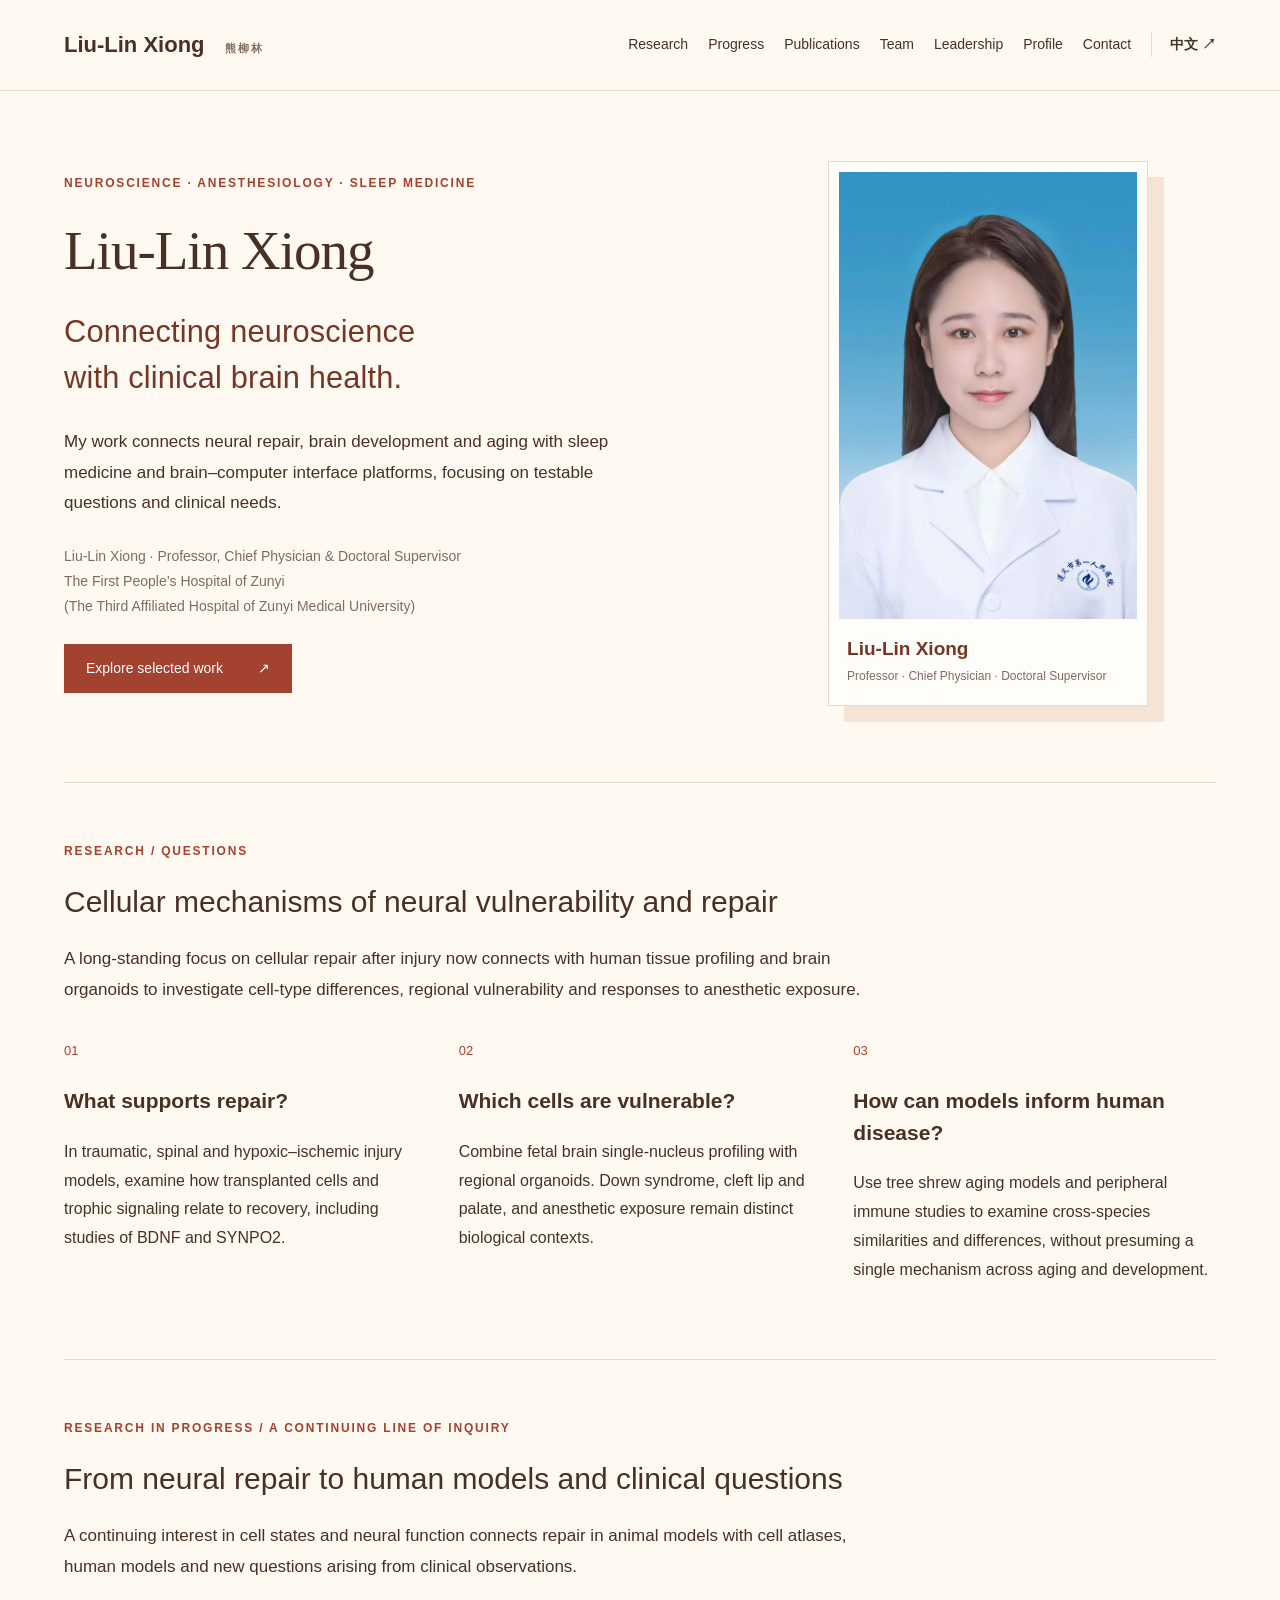
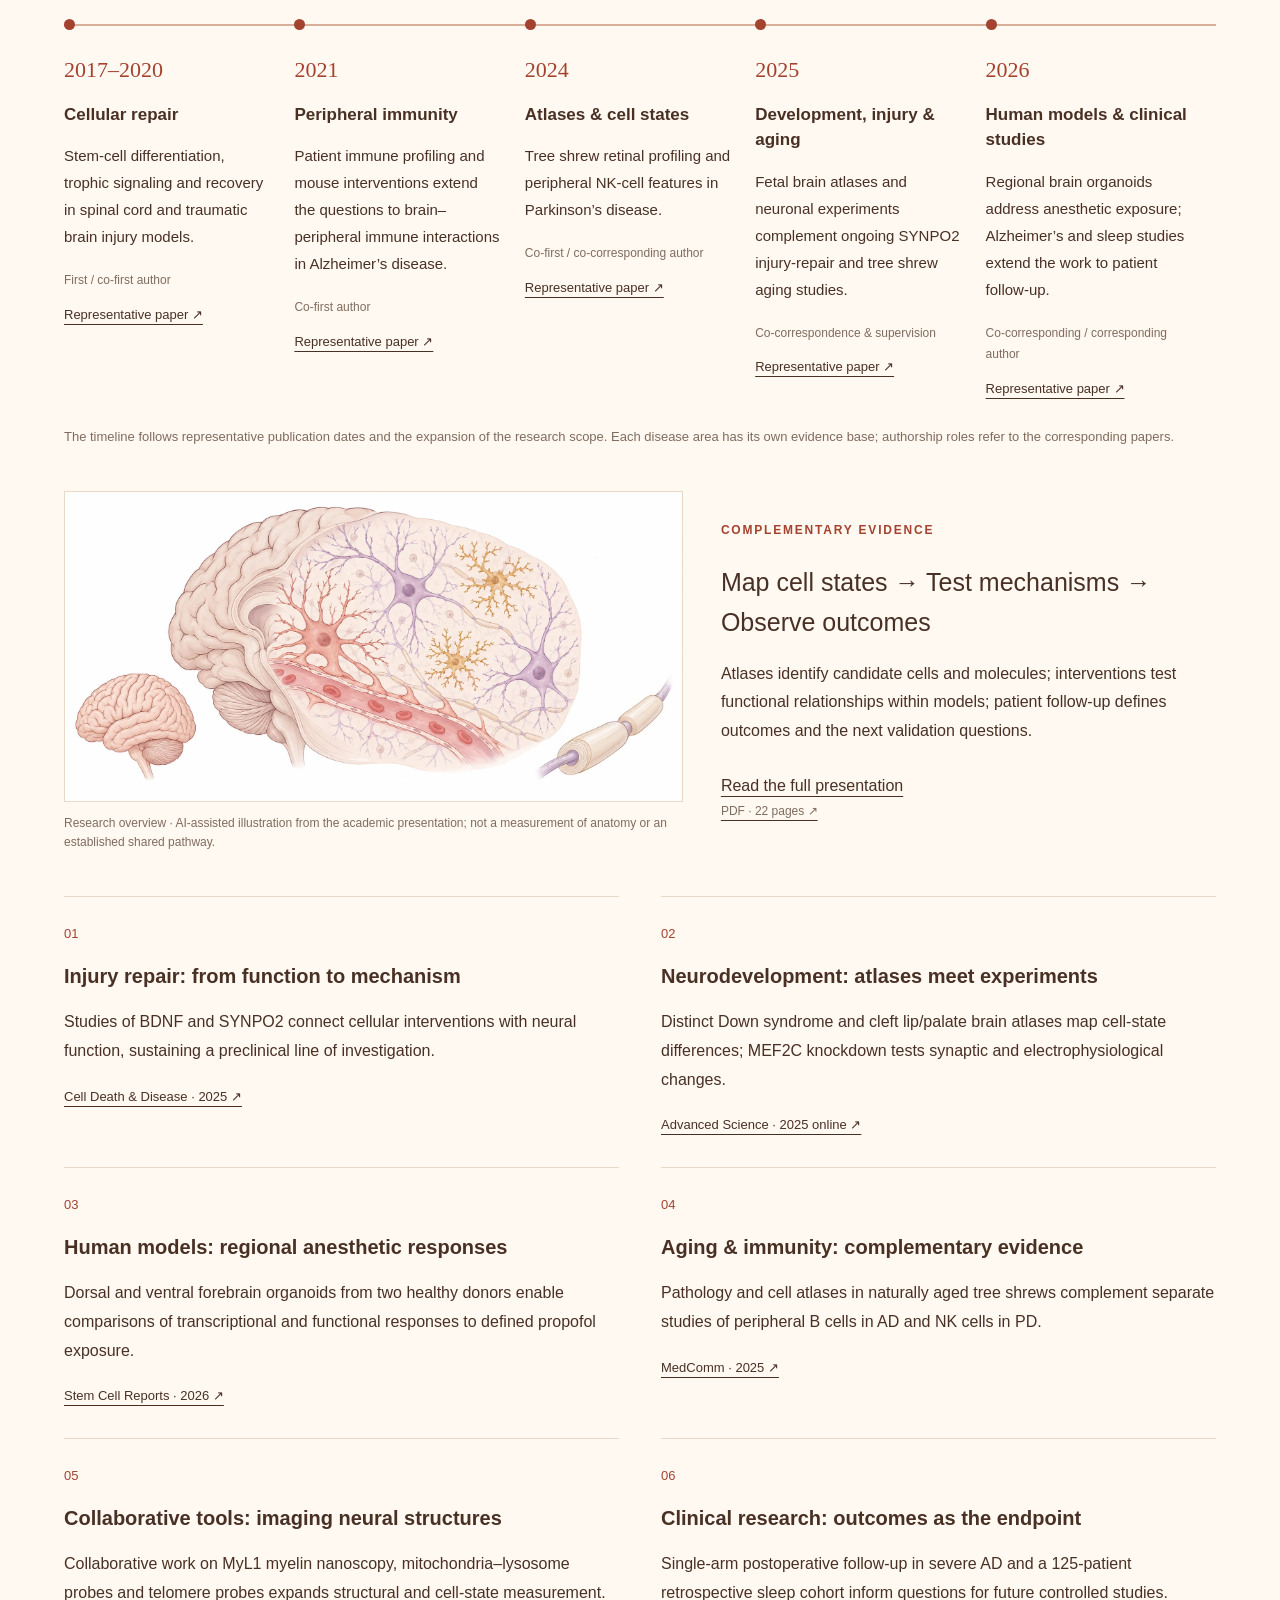
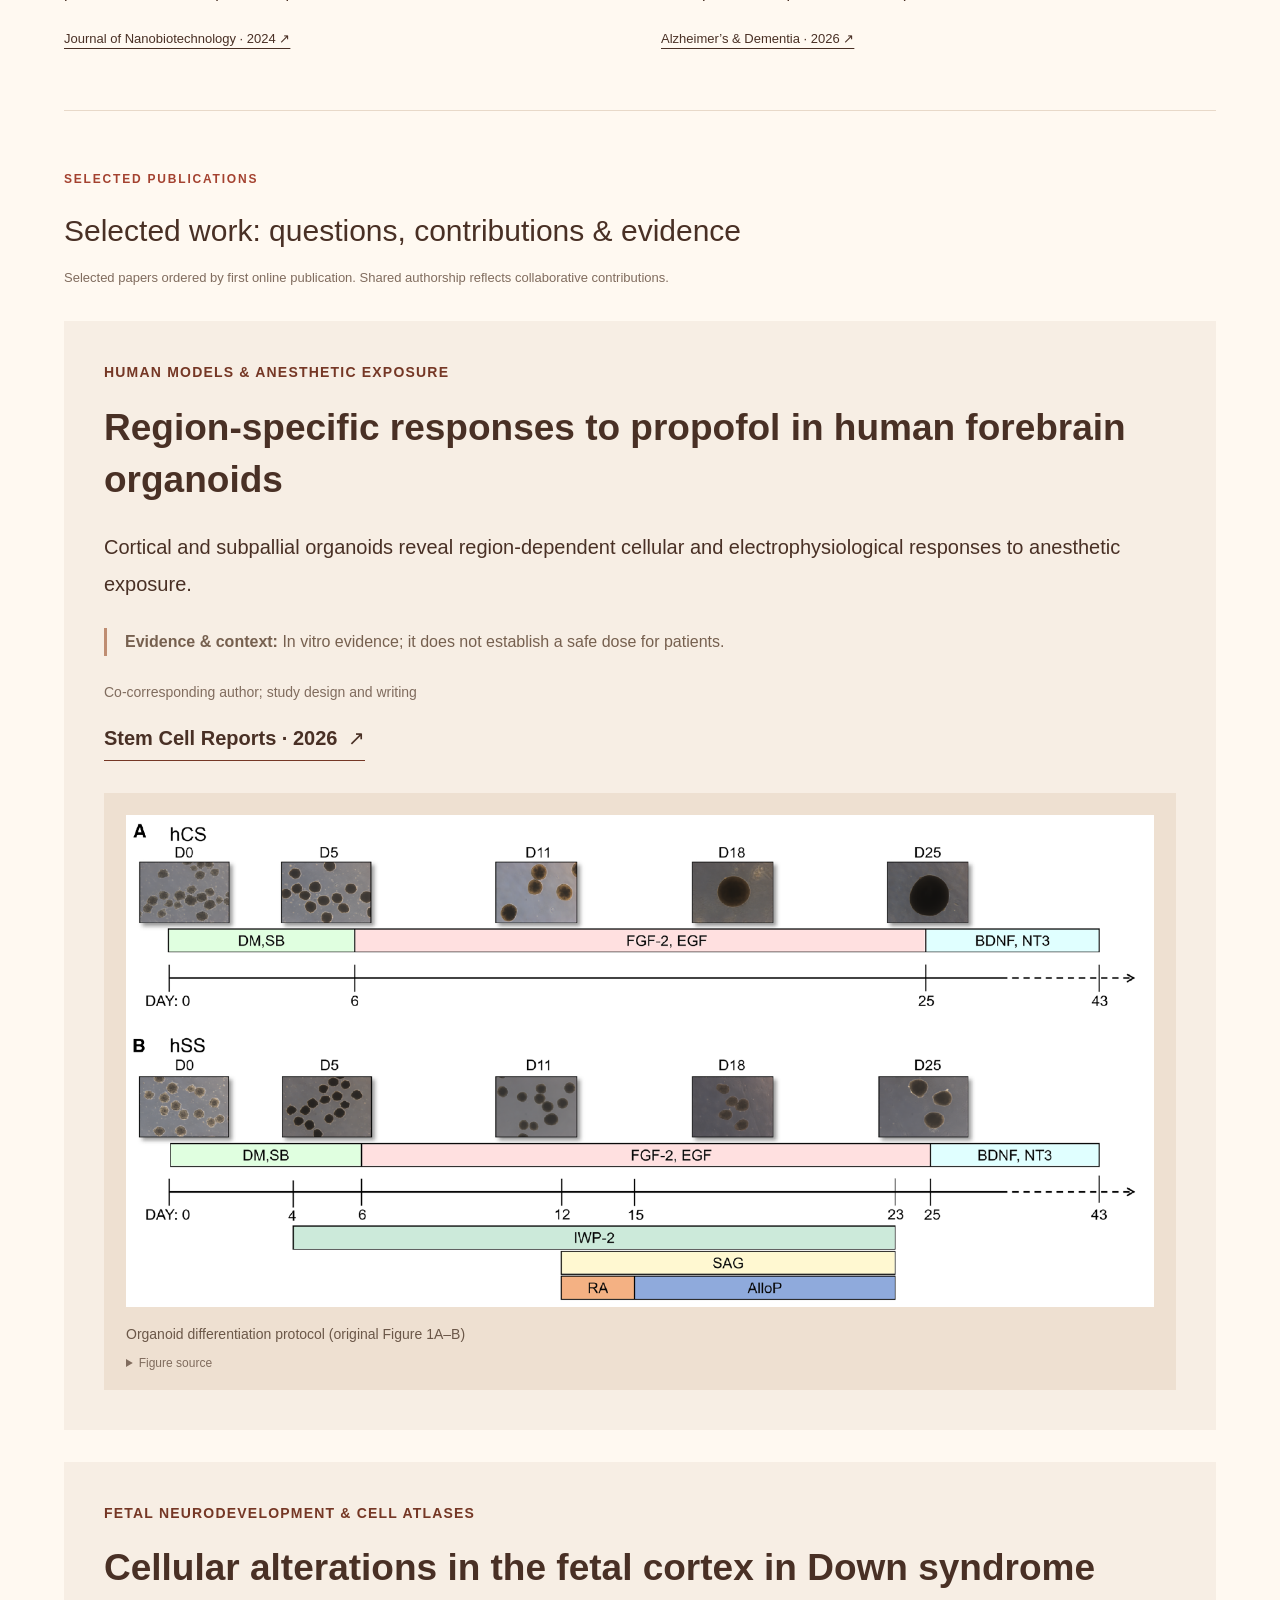
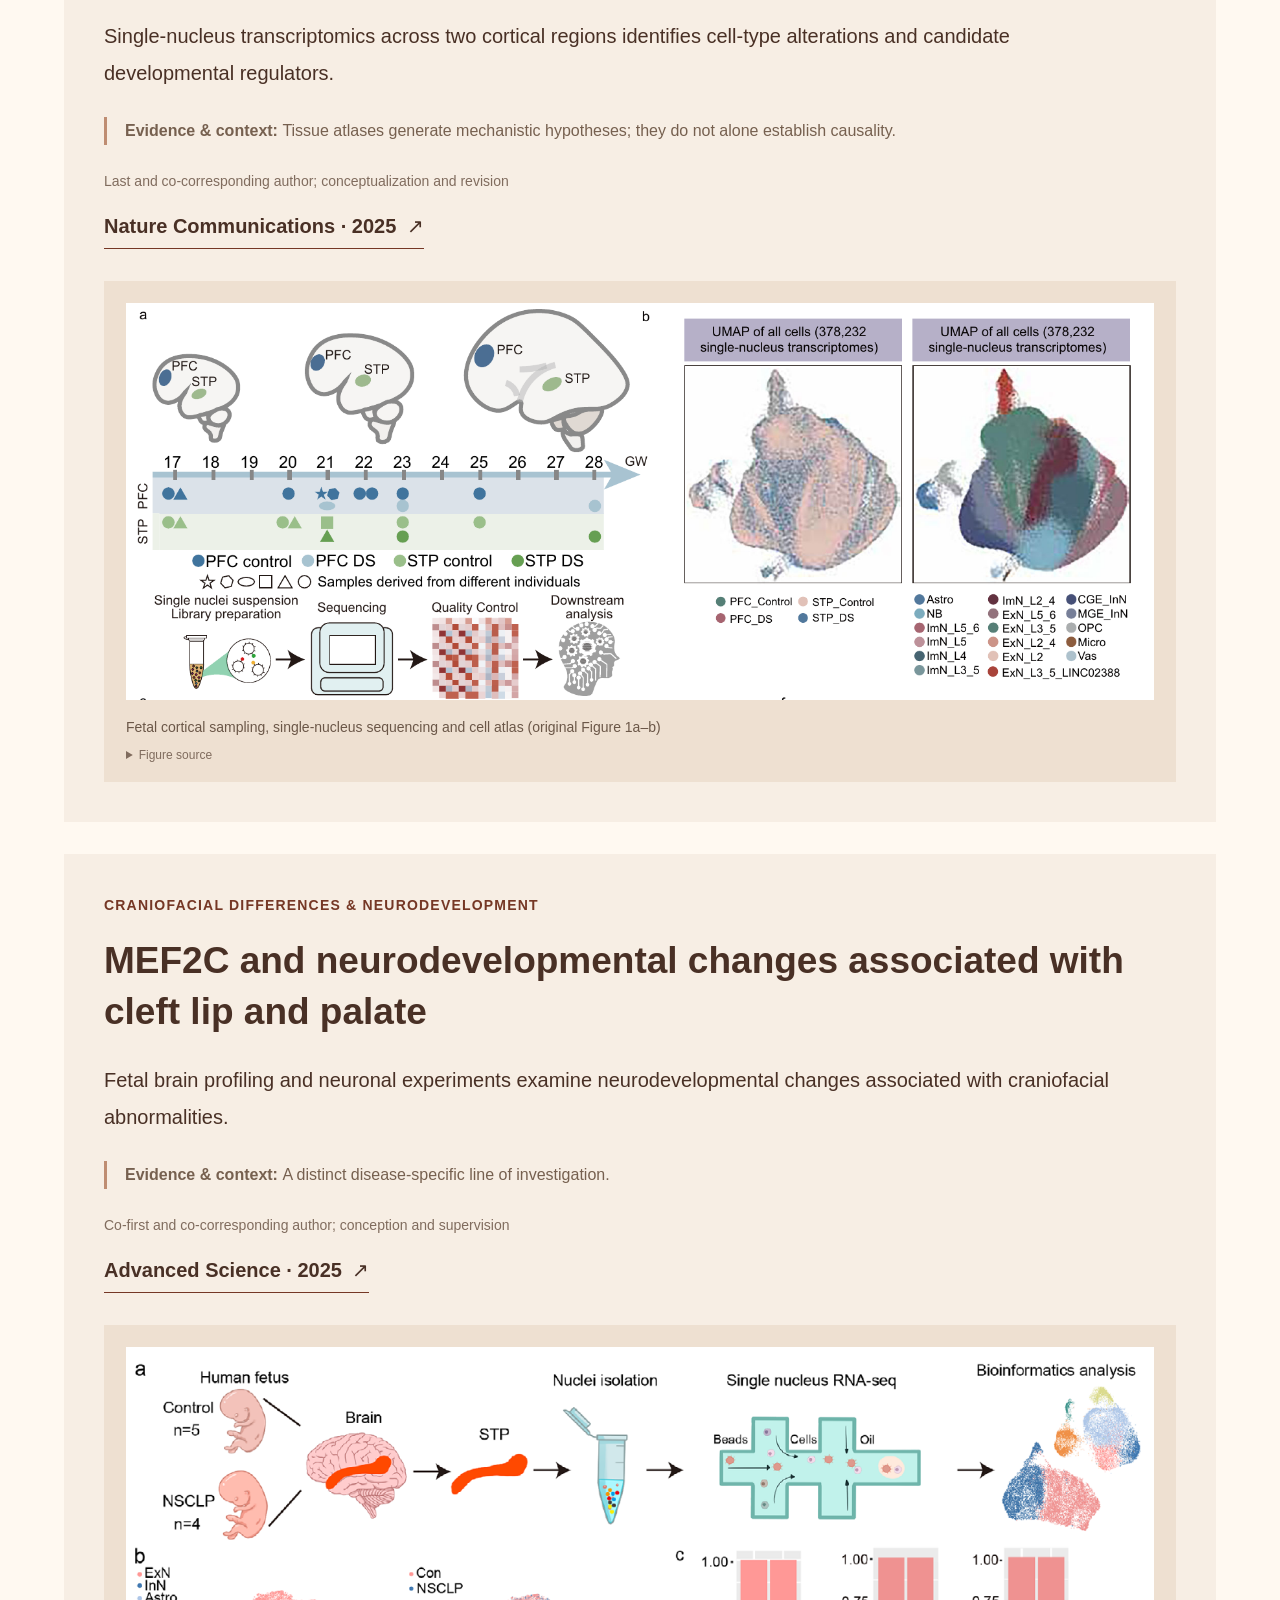
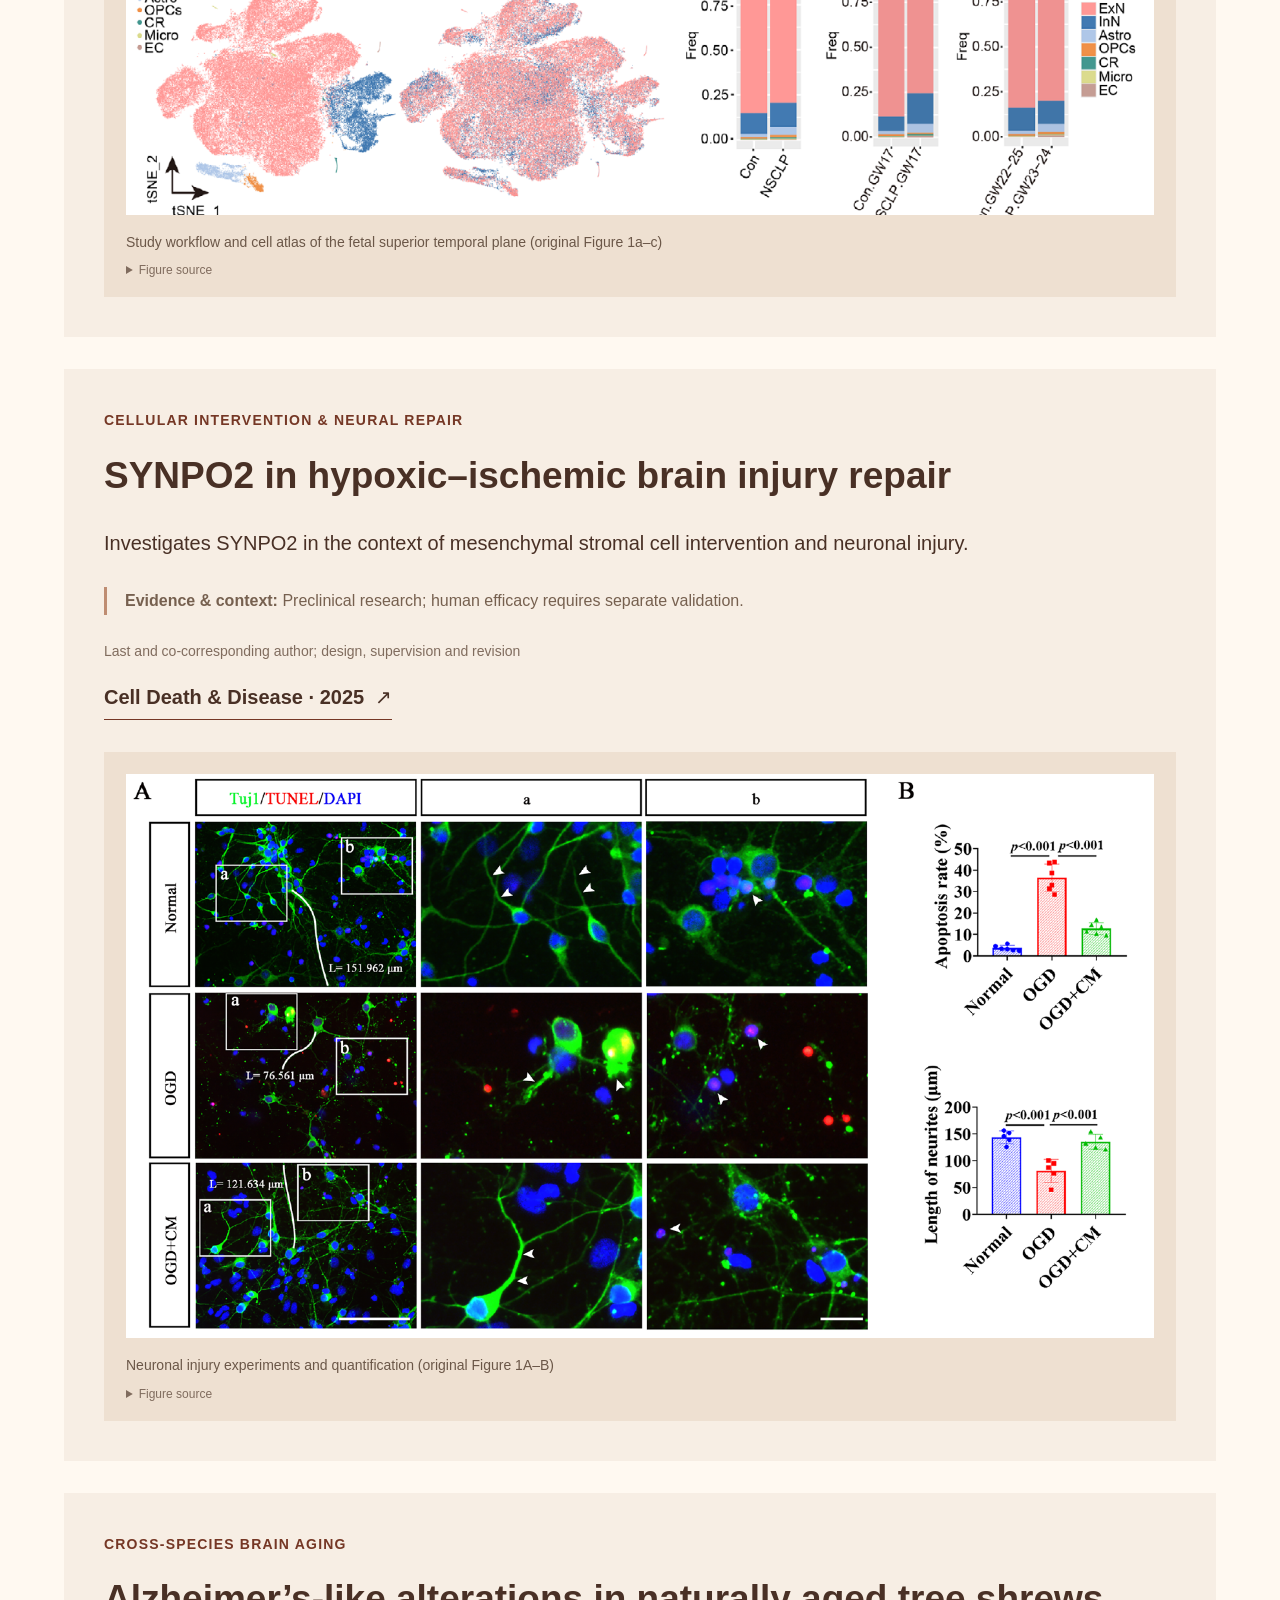
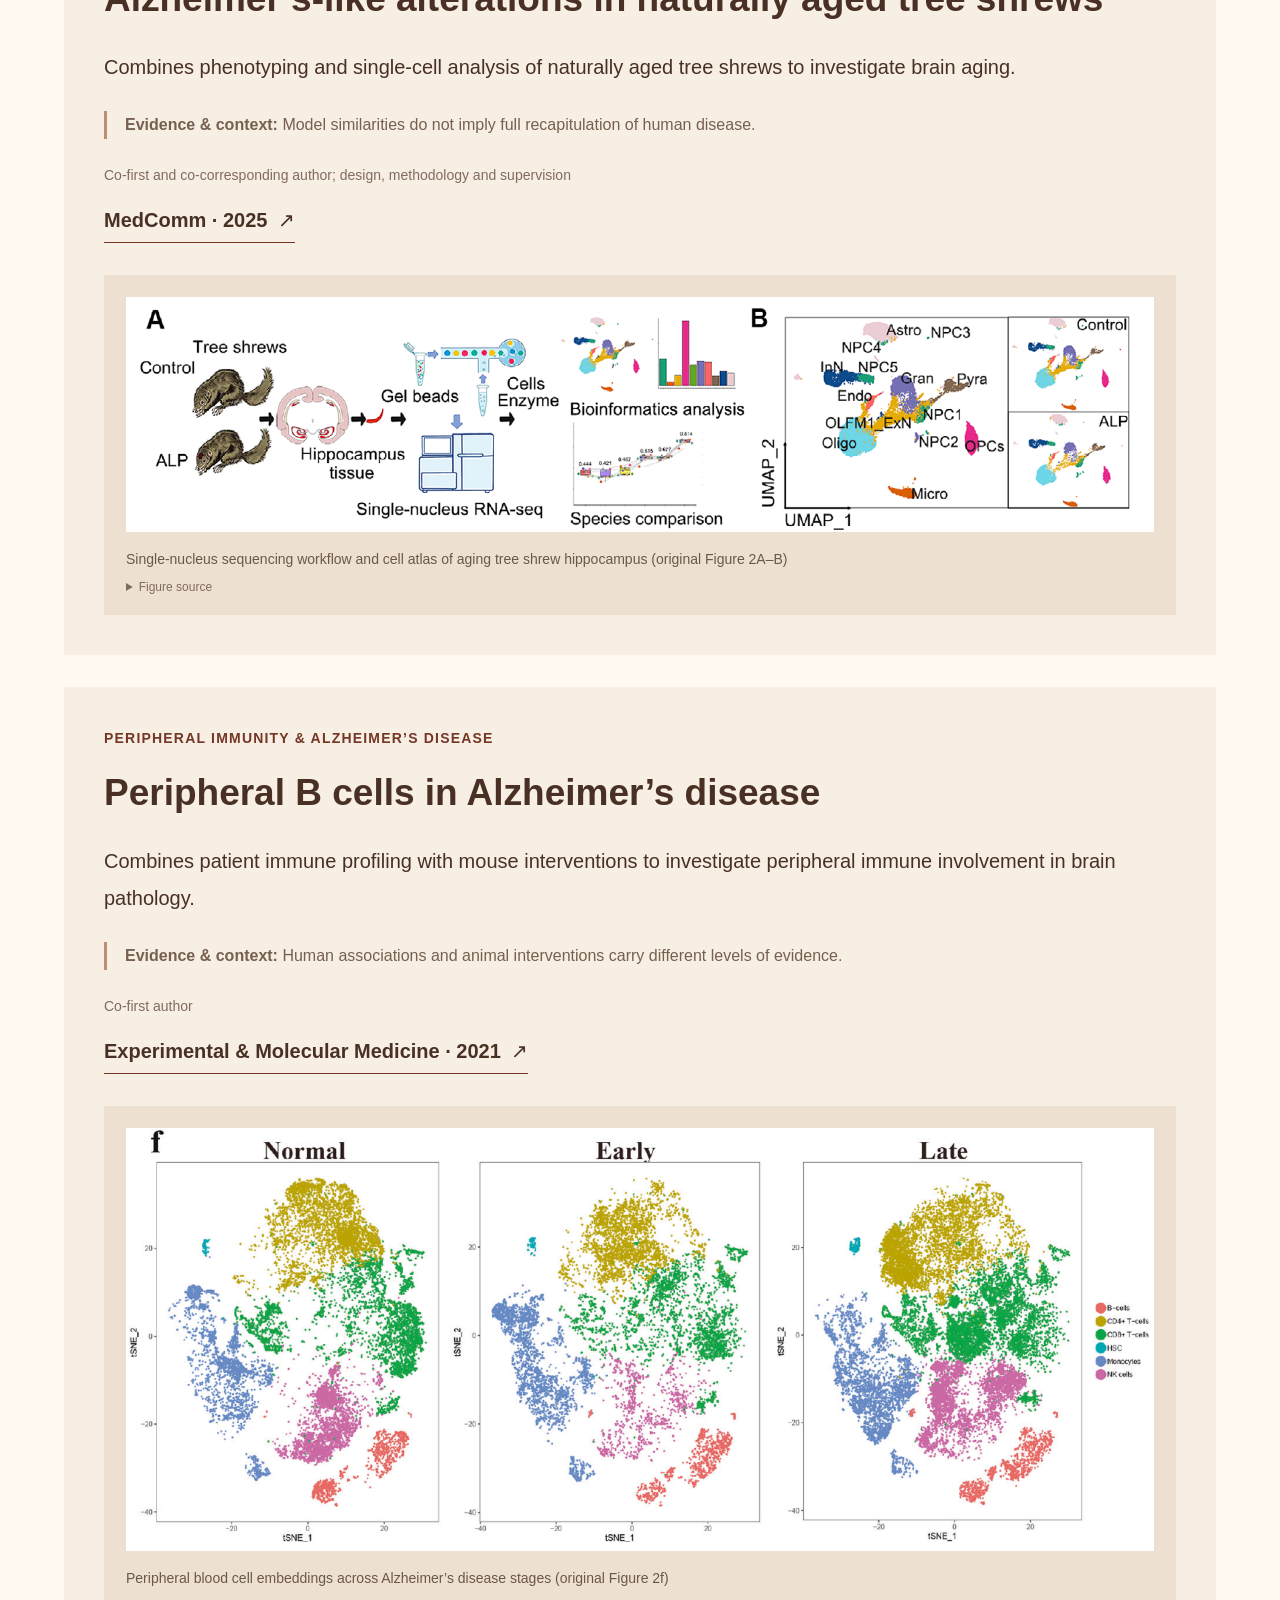
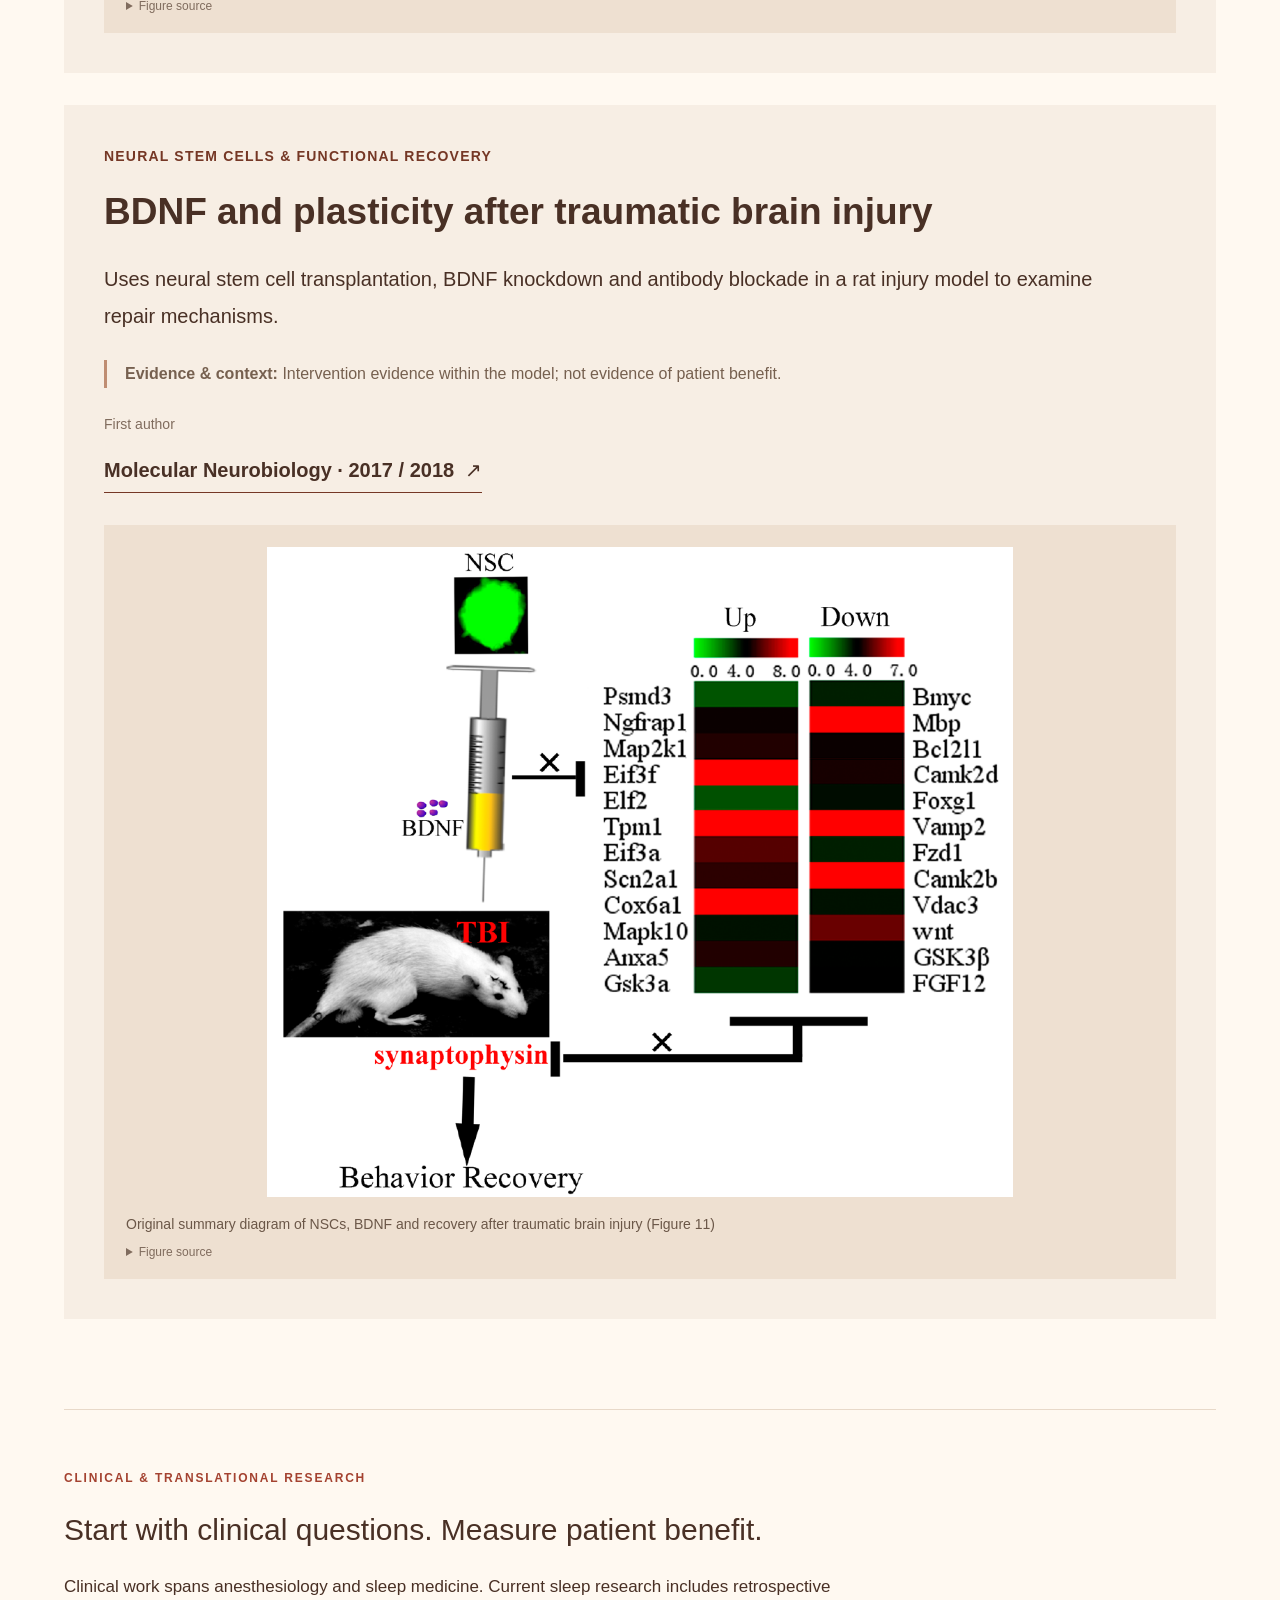
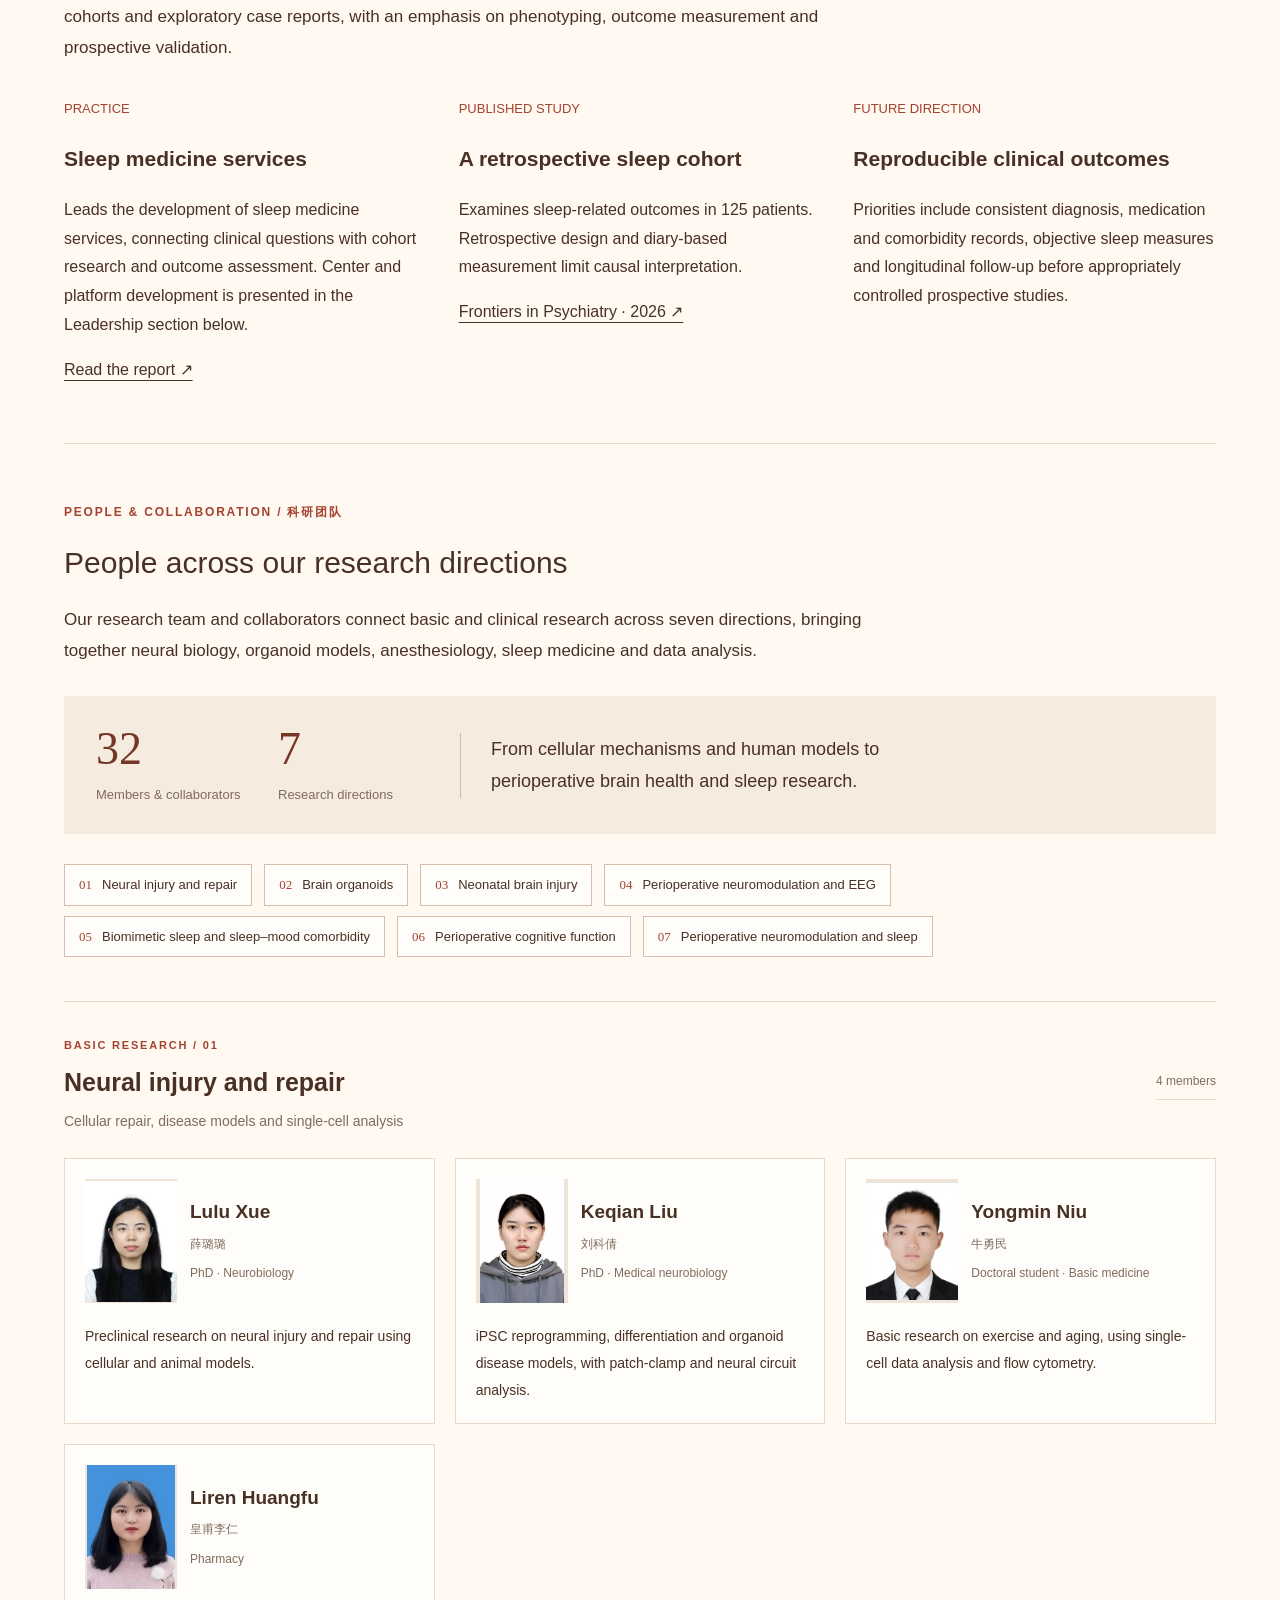
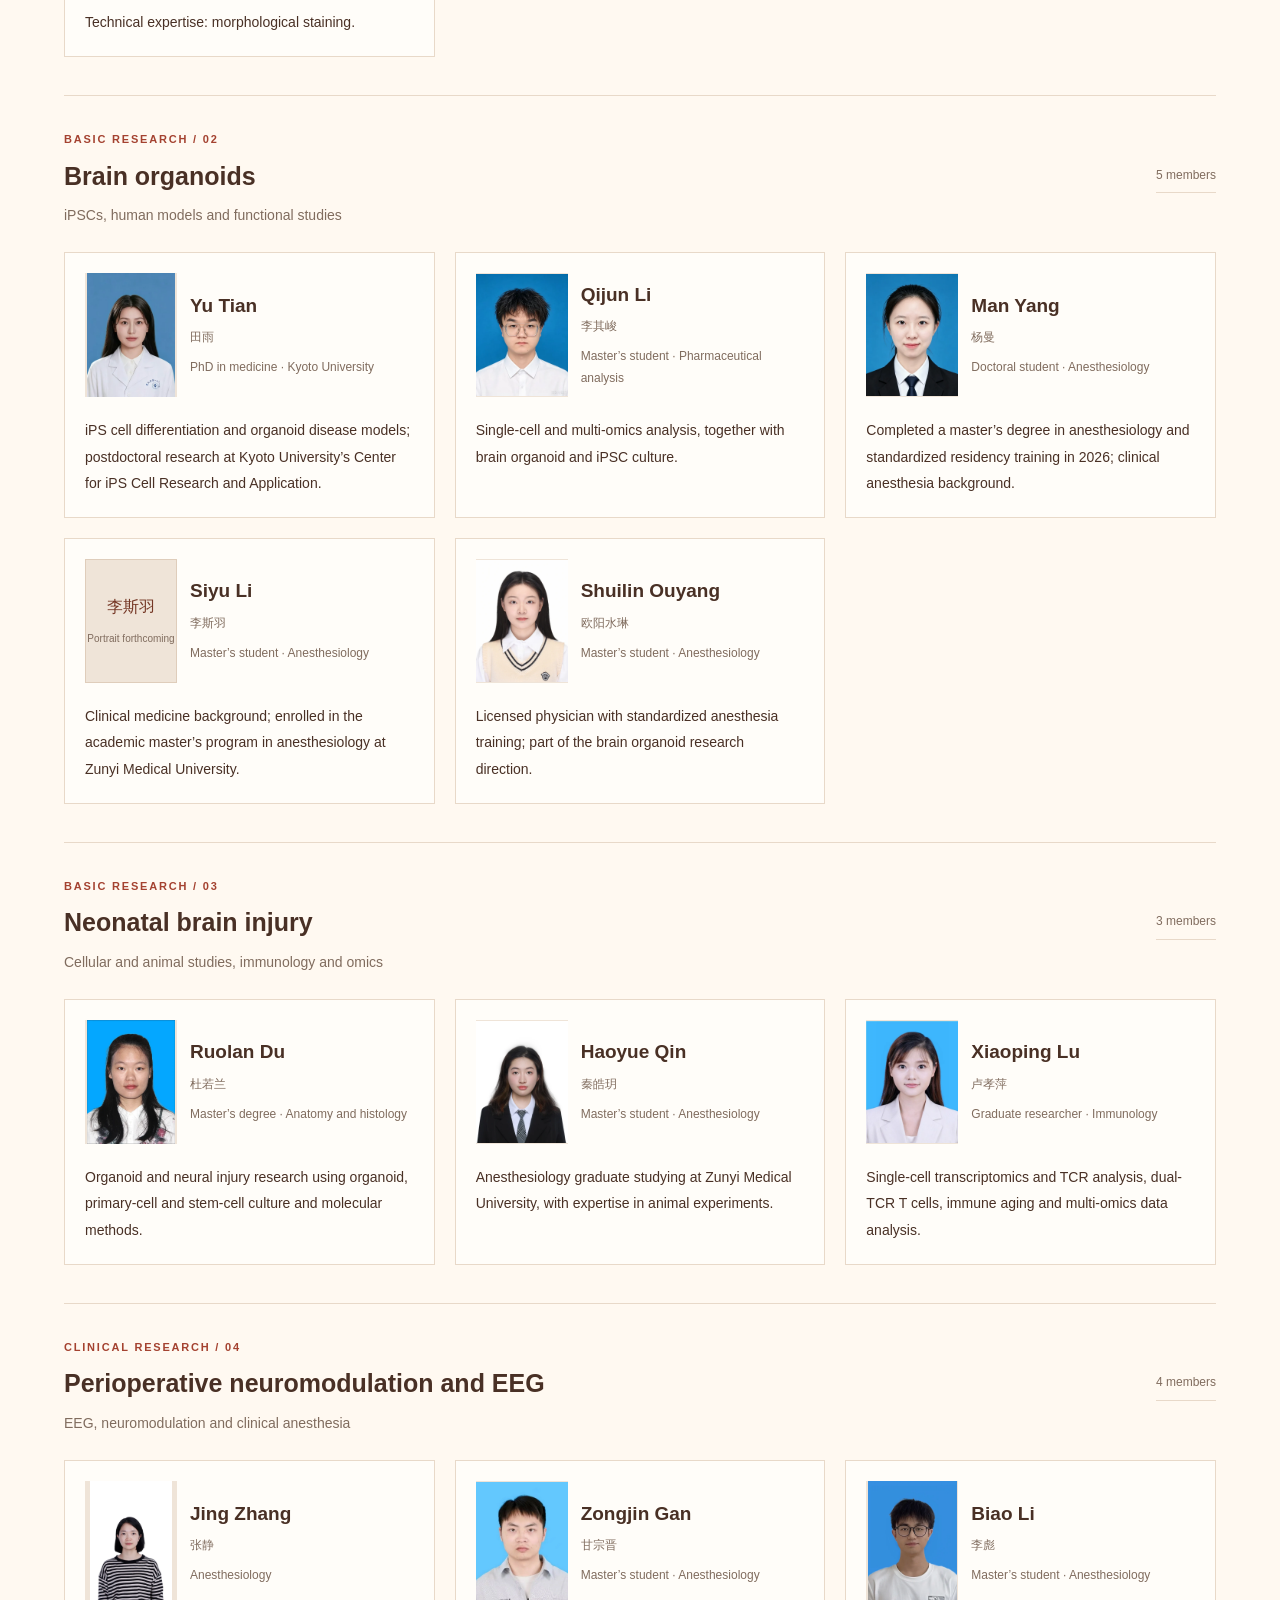
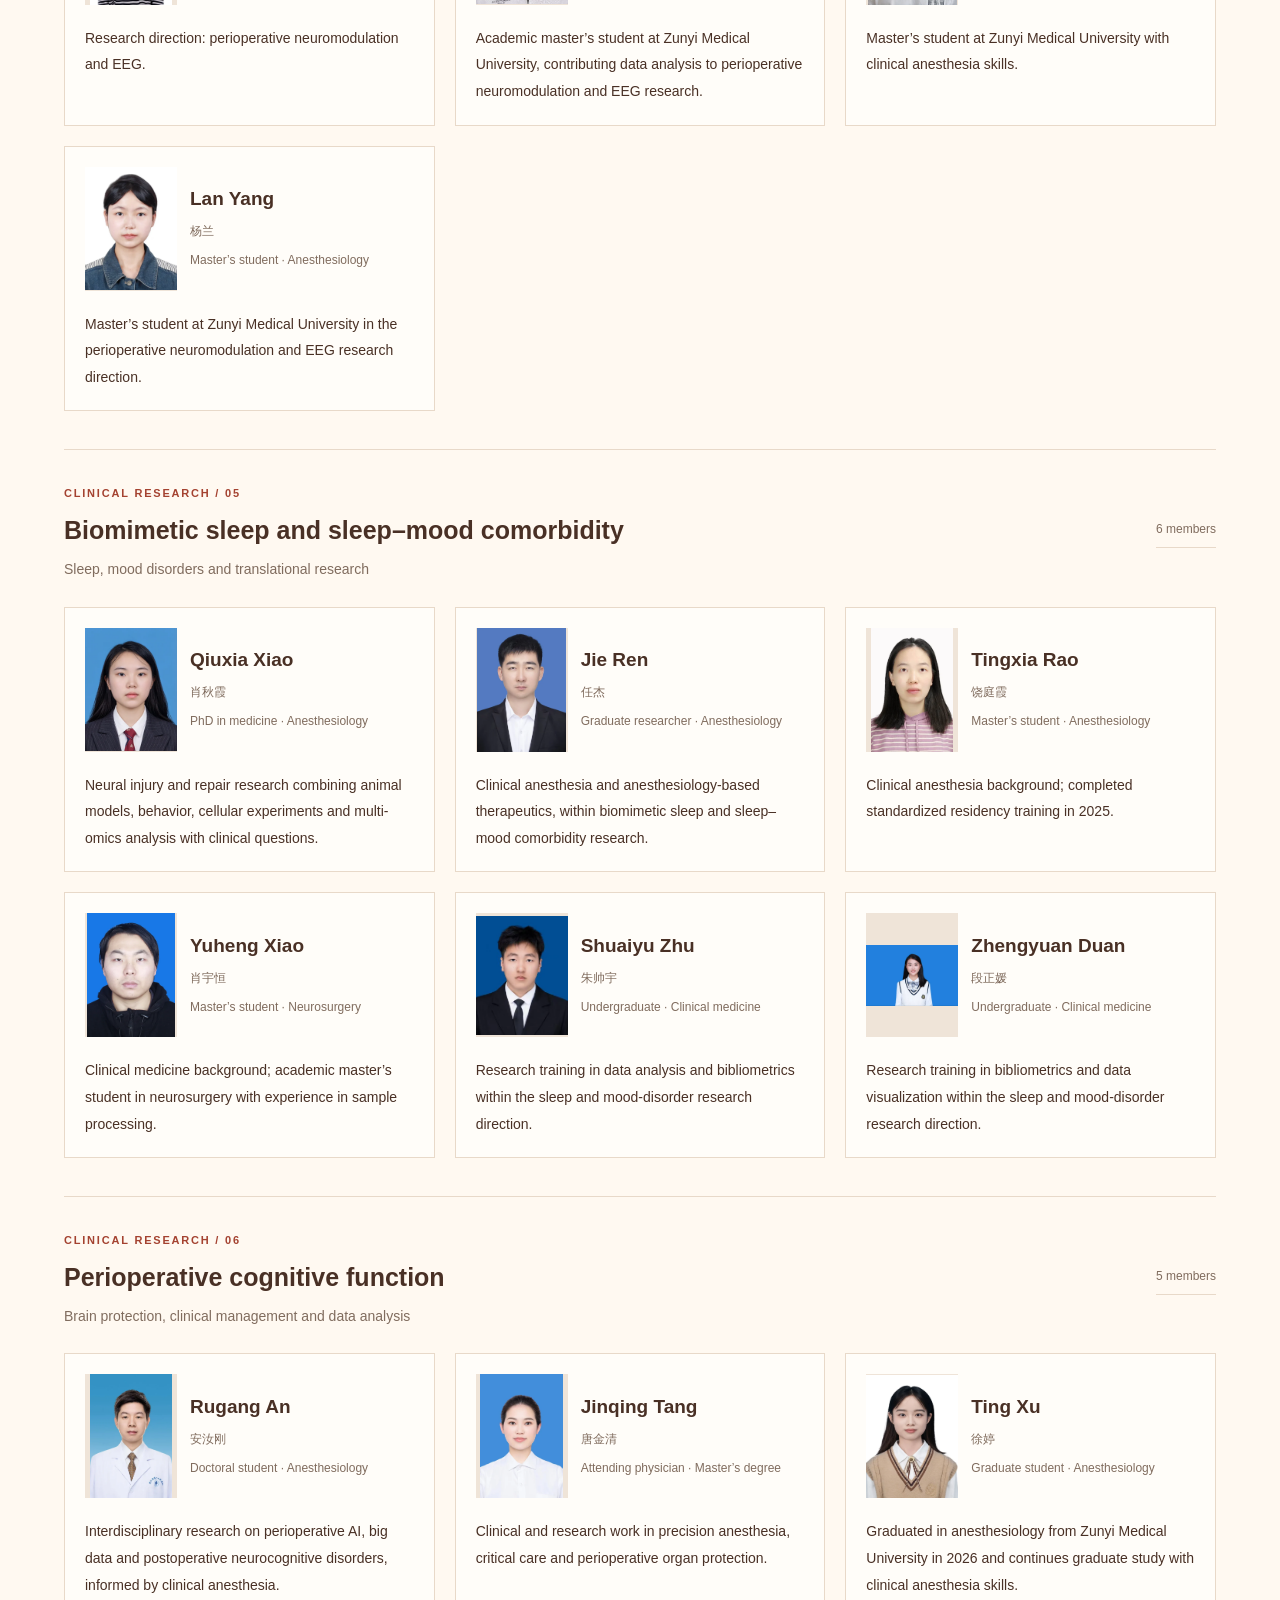
<file: en/index.html>
<!doctype html><html lang="en"><head><meta charset="utf-8"><meta name="viewport" content="width=device-width,initial-scale=1"><title>Liu-Lin Xiong | Neural vulnerability & repair</title><meta name="description" content="Liu-Lin Xiong | Neural vulnerability & repair"><link rel="stylesheet" href="../style.css"><link rel="alternate" hreflang="zh-CN" href="../"><link rel="alternate" hreflang="en" href="../en/"></head><body><a class="skip" href="#main">Skip to content</a><header><a class="brand" href="#">Liu-Lin Xiong <small>熊柳林</small></a><nav aria-label="Main navigation"><a href="#research">Research</a><a href="#progress">Progress</a><a href="#works">Publications</a><a href="#team">Team</a><a href="#discipline">Leadership</a><a href="#profile">Profile</a><a href="#contact">Contact</a><a class="language" href="../" lang="zh-CN">中文 ↗</a></nav></header><main id="main"><section class="hero"><div><p class="eyebrow">NEUROSCIENCE · ANESTHESIOLOGY · SLEEP MEDICINE</p><h1><span class="person-name">Liu-Lin Xiong</span><span class="hero-mission">Connecting neuroscience<br>with clinical brain health.</span></h1><p class="intro">My work connects neural repair, brain development and aging with sleep medicine and brain–computer interface platforms, focusing on testable questions and clinical needs.</p><p class="affiliation">Liu-Lin Xiong · Professor, Chief Physician & Doctoral Supervisor<br>The First People’s Hospital of Zunyi<br>(The Third Affiliated Hospital of Zunyi Medical University)</p><a class="button" href="#works">Explore selected work <span>↗</span></a></div><figure class="hero-portrait"><img src="../assets/xiong-liulin-portrait.jpeg" width="1280" height="1920" alt="Portrait of Professor Liu-Lin Xiong" fetchpriority="high"><figcaption><strong>Liu-Lin Xiong</strong><span>Professor · Chief Physician · Doctoral Supervisor</span></figcaption></figure></section><section id="research"><p class="eyebrow">RESEARCH / QUESTIONS</p><h2>Cellular mechanisms of neural vulnerability and repair</h2><p class="lead">A long-standing focus on cellular repair after injury now connects with human tissue profiling and brain organoids to investigate cell-type differences, regional vulnerability and responses to anesthetic exposure.</p><div class="grid"><article><span class="num">01</span><h3>What supports repair?</h3><p>In traumatic, spinal and hypoxic–ischemic injury models, examine how transplanted cells and trophic signaling relate to recovery, including studies of BDNF and SYNPO2.</p></article><article><span class="num">02</span><h3>Which cells are vulnerable?</h3><p>Combine fetal brain single-nucleus profiling with regional organoids. Down syndrome, cleft lip and palate, and anesthetic exposure remain distinct biological contexts.</p></article><article><span class="num">03</span><h3>How can models inform human disease?</h3><p>Use tree shrew aging models and peripheral immune studies to examine cross-species similarities and differences, without presuming a single mechanism across aging and development.</p></article></div></section><section id="progress"><p class="eyebrow">RESEARCH IN PROGRESS / A CONTINUING LINE OF INQUIRY</p><h2>From neural repair to human models and clinical questions</h2><p class="lead">A continuing interest in cell states and neural function connects repair in animal models with cell atlases, human models and new questions arising from clinical observations.</p><ol class="research-path"><li><time>2017–2020</time><h3>Cellular repair</h3><p>Stem-cell differentiation, trophic signaling and recovery in spinal cord and traumatic brain injury models.</p><span class="path-role">First / co-first author</span><a href="https://doi.org/10.1007/s12035-017-0551-1">Representative paper ↗</a></li><li><time>2021</time><h3>Peripheral immunity</h3><p>Patient immune profiling and mouse interventions extend the questions to brain–peripheral immune interactions in Alzheimer’s disease.</p><span class="path-role">Co-first author</span><a href="https://doi.org/10.1038/s12276-021-00714-8">Representative paper ↗</a></li><li><time>2024</time><h3>Atlases & cell states</h3><p>Tree shrew retinal profiling and peripheral NK-cell features in Parkinson’s disease.</p><span class="path-role">Co-first / co-corresponding author</span><a href="https://doi.org/10.1038/s41531-024-00790-3">Representative paper ↗</a></li><li><time>2025</time><h3>Development, injury & aging</h3><p>Fetal brain atlases and neuronal experiments complement ongoing SYNPO2 injury-repair and tree shrew aging studies.</p><span class="path-role">Co-correspondence & supervision</span><a href="https://doi.org/10.1038/s41467-025-66109-9">Representative paper ↗</a></li><li><time>2026</time><h3>Human models & clinical studies</h3><p>Regional brain organoids address anesthetic exposure; Alzheimer’s and sleep studies extend the work to patient follow-up.</p><span class="path-role">Co-corresponding / corresponding author</span><a href="https://doi.org/10.1016/j.stemcr.2026.102859">Representative paper ↗</a></li></ol><p class="note">The timeline follows representative publication dates and the expansion of the research scope. Each disease area has its own evidence base; authorship roles refer to the corresponding papers.</p><div class="research-overview"><figure><img src="../assets/research-context.webp" width="1774" height="887" loading="lazy" alt="Conceptual illustration of brain tissue, neurons, glial cells, microvessels and myelin"><figcaption>Research overview · AI-assisted illustration from the academic presentation; not a measurement of anatomy or an established shared pathway.</figcaption></figure><div><p class="eyebrow">COMPLEMENTARY EVIDENCE</p><h3>Map cell states → Test mechanisms → Observe outcomes</h3><p>Atlases identify candidate cells and molecules; interventions test functional relationships within models; patient follow-up defines outcomes and the next validation questions.</p><a class="text-link" href="../assets/research-presentation.pdf">Read the full presentation <span>PDF · 22 pages ↗</span></a></div></div><div class="results-grid"><article><span class="num">01</span><h3>Injury repair: from function to mechanism</h3><p>Studies of BDNF and SYNPO2 connect cellular interventions with neural function, sustaining a preclinical line of investigation.</p><a href="https://doi.org/10.1038/s41419-025-07439-w">Cell Death & Disease · 2025 ↗</a></article><article><span class="num">02</span><h3>Neurodevelopment: atlases meet experiments</h3><p>Distinct Down syndrome and cleft lip/palate brain atlases map cell-state differences; MEF2C knockdown tests synaptic and electrophysiological changes.</p><a href="https://doi.org/10.1002/advs.202504191">Advanced Science · 2025 online ↗</a></article><article><span class="num">03</span><h3>Human models: regional anesthetic responses</h3><p>Dorsal and ventral forebrain organoids from two healthy donors enable comparisons of transcriptional and functional responses to defined propofol exposure.</p><a href="https://doi.org/10.1016/j.stemcr.2026.102859">Stem Cell Reports · 2026 ↗</a></article><article><span class="num">04</span><h3>Aging & immunity: complementary evidence</h3><p>Pathology and cell atlases in naturally aged tree shrews complement separate studies of peripheral B cells in AD and NK cells in PD.</p><a href="https://doi.org/10.1002/mco2.70114">MedComm · 2025 ↗</a></article><article><span class="num">05</span><h3>Collaborative tools: imaging neural structures</h3><p>Collaborative work on MyL1 myelin nanoscopy, mitochondria–lysosome probes and telomere probes expands structural and cell-state measurement.</p><a href="https://doi.org/10.1186/s12951-024-02377-9">Journal of Nanobiotechnology · 2024 ↗</a></article><article><span class="num">06</span><h3>Clinical research: outcomes as the endpoint</h3><p>Single-arm postoperative follow-up in severe AD and a 125-patient retrospective sleep cohort inform questions for future controlled studies.</p><a href="https://doi.org/10.1002/alz.71150">Alzheimer’s & Dementia · 2026 ↗</a></article></div></section><section id="works"><p class="eyebrow">SELECTED PUBLICATIONS</p><h2>Selected work: questions, contributions & evidence</h2><p class="note">Selected papers ordered by first online publication. Shared authorship reflects collaborative contributions.</p><article class="work research-story" id="paper-1"><div class="work-copy"><p class="story-theme">HUMAN MODELS & ANESTHETIC EXPOSURE</p><h3>Region-specific responses to propofol in human forebrain organoids</h3><p class="story-findings">Cortical and subpallial organoids reveal region-dependent cellular and electrophysiological responses to anesthetic exposure.</p><p class="evidence-callout"><strong>Evidence & context: </strong>In vitro evidence; it does not establish a safe dose for patients.</p><p class="meta story-role">Co-corresponding author; study design and writing</p><a class="journal-link" href="https://doi.org/10.1016/j.stemcr.2026.102859">Stem Cell Reports · 2026 <span aria-hidden="true">↗</span></a></div><figure class="paper-figure"><a class="figure-image" href="../assets/publications/organoid-figure-1ab.png" target="_blank" rel="noopener" aria-label="Organoid differentiation protocol (original Figure 1A–B) — View full-size figure"><img src="../assets/publications/organoid-figure-1ab.png" width="1661" height="796" alt="Organoid differentiation protocol (original Figure 1A–B)" loading="lazy"></a><figcaption><span class="figure-label">Organoid differentiation protocol (original Figure 1A–B)</span><details class="figure-credit"><summary>Figure source</summary><p>She et al., Stem Cell Reports (2026), Fig. 1A–B; original panels cropped; © The Authors; CC BY 4.0. <a href="https://doi.org/10.1016/j.stemcr.2026.102859">Original article</a> · <a href="https://creativecommons.org/licenses/by/4.0/">Reuse license</a></p></details></figcaption></figure></article><article class="work research-story" id="paper-2"><div class="work-copy"><p class="story-theme">FETAL NEURODEVELOPMENT & CELL ATLASES</p><h3>Cellular alterations in the fetal cortex in Down syndrome</h3><p class="story-findings">Single-nucleus transcriptomics across two cortical regions identifies cell-type alterations and candidate developmental regulators.</p><p class="evidence-callout"><strong>Evidence & context: </strong>Tissue atlases generate mechanistic hypotheses; they do not alone establish causality.</p><p class="meta story-role">Last and co-corresponding author; conceptualization and revision</p><a class="journal-link" href="https://doi.org/10.1038/s41467-025-66109-9">Nature Communications · 2025 <span aria-hidden="true">↗</span></a></div><figure class="paper-figure"><a class="figure-image" href="../assets/publications/down-syndrome-figure-1ab.png" target="_blank" rel="noopener" aria-label="Fetal cortical sampling, single-nucleus sequencing and cell atlas (original Figure 1a–b) — View full-size figure"><img src="../assets/publications/down-syndrome-figure-1ab.png" width="1587" height="612" alt="Fetal cortical sampling, single-nucleus sequencing and cell atlas (original Figure 1a–b)" loading="lazy"></a><figcaption><span class="figure-label">Fetal cortical sampling, single-nucleus sequencing and cell atlas (original Figure 1a–b)</span><details class="figure-credit"><summary>Figure source</summary><p>Niu et al., Nature Communications (2025), Fig. 1a–b; original panels cropped; © The Authors; CC BY 4.0. <a href="https://doi.org/10.1038/s41467-025-66109-9">Original article</a> · <a href="https://creativecommons.org/licenses/by/4.0/">Reuse license</a></p></details></figcaption></figure></article><article class="work research-story" id="paper-3"><div class="work-copy"><p class="story-theme">CRANIOFACIAL DIFFERENCES & NEURODEVELOPMENT</p><h3>MEF2C and neurodevelopmental changes associated with cleft lip and palate</h3><p class="story-findings">Fetal brain profiling and neuronal experiments examine neurodevelopmental changes associated with craniofacial abnormalities.</p><p class="evidence-callout"><strong>Evidence & context: </strong>A distinct disease-specific line of investigation.</p><p class="meta story-role">Co-first and co-corresponding author; conception and supervision</p><a class="journal-link" href="https://doi.org/10.1002/advs.202504191">Advanced Science · 2025 <span aria-hidden="true">↗</span></a></div><figure class="paper-figure"><a class="figure-image" href="../assets/publications/cleft-figure-1abc.png" target="_blank" rel="noopener" aria-label="Study workflow and cell atlas of the fetal superior temporal plane (original Figure 1a–c) — View full-size figure"><img src="../assets/publications/cleft-figure-1abc.png" width="1355" height="616" alt="Study workflow and cell atlas of the fetal superior temporal plane (original Figure 1a–c)" loading="lazy"></a><figcaption><span class="figure-label">Study workflow and cell atlas of the fetal superior temporal plane (original Figure 1a–c)</span><details class="figure-credit"><summary>Figure source</summary><p>Xiong et al., Advanced Science (2025), Fig. 1a–c; original panels cropped; © The Authors; CC BY. <a href="https://doi.org/10.1002/advs.202504191">Original article</a> · <a href="https://creativecommons.org/licenses/by/4.0/">Reuse license</a></p></details></figcaption></figure></article><article class="work research-story" id="paper-4"><div class="work-copy"><p class="story-theme">CELLULAR INTERVENTION & NEURAL REPAIR</p><h3>SYNPO2 in hypoxic–ischemic brain injury repair</h3><p class="story-findings">Investigates SYNPO2 in the context of mesenchymal stromal cell intervention and neuronal injury.</p><p class="evidence-callout"><strong>Evidence & context: </strong>Preclinical research; human efficacy requires separate validation.</p><p class="meta story-role">Last and co-corresponding author; design, supervision and revision</p><a class="journal-link" href="https://doi.org/10.1038/s41419-025-07439-w">Cell Death & Disease · 2025 <span aria-hidden="true">↗</span></a></div><figure class="paper-figure"><a class="figure-image" href="../assets/publications/synpo2-figure-1ab.png" target="_blank" rel="noopener" aria-label="Neuronal injury experiments and quantification (original Figure 1A–B) — View full-size figure"><img src="../assets/publications/synpo2-figure-1ab.png" width="1591" height="874" alt="Neuronal injury experiments and quantification (original Figure 1A–B)" loading="lazy"></a><figcaption><span class="figure-label">Neuronal injury experiments and quantification (original Figure 1A–B)</span><details class="figure-credit"><summary>Figure source</summary><p>Xue et al., Cell Death &amp; Disease (2025), Fig. 1A–B; original panels cropped; © The Authors; CC BY 4.0. <a href="https://doi.org/10.1038/s41419-025-07439-w">Original article</a> · <a href="https://creativecommons.org/licenses/by/4.0/">Reuse license</a></p></details></figcaption></figure></article><article class="work research-story" id="paper-5"><div class="work-copy"><p class="story-theme">CROSS-SPECIES BRAIN AGING</p><h3>Alzheimer’s-like alterations in naturally aged tree shrews</h3><p class="story-findings">Combines phenotyping and single-cell analysis of naturally aged tree shrews to investigate brain aging.</p><p class="evidence-callout"><strong>Evidence & context: </strong>Model similarities do not imply full recapitulation of human disease.</p><p class="meta story-role">Co-first and co-corresponding author; design, methodology and supervision</p><a class="journal-link" href="https://doi.org/10.1002/mco2.70114">MedComm · 2025 <span aria-hidden="true">↗</span></a></div><figure class="paper-figure"><a class="figure-image" href="../assets/publications/tree-shrew-figure-2ab.png" target="_blank" rel="noopener" aria-label="Single-nucleus sequencing workflow and cell atlas of aging tree shrew hippocampus (original Figure 2A–B) — View full-size figure"><img src="../assets/publications/tree-shrew-figure-2ab.png" width="1533" height="350" alt="Single-nucleus sequencing workflow and cell atlas of aging tree shrew hippocampus (original Figure 2A–B)" loading="lazy"></a><figcaption><span class="figure-label">Single-nucleus sequencing workflow and cell atlas of aging tree shrew hippocampus (original Figure 2A–B)</span><details class="figure-credit"><summary>Figure source</summary><p>Xiong et al., MedComm (2025), Fig. 2A–B; original panels cropped; © The Authors; CC BY. <a href="https://doi.org/10.1002/mco2.70114">Original article</a> · <a href="https://creativecommons.org/licenses/by/4.0/">Reuse license</a></p></details></figcaption></figure></article><article class="work research-story" id="paper-6"><div class="work-copy"><p class="story-theme">PERIPHERAL IMMUNITY & ALZHEIMER’S DISEASE</p><h3>Peripheral B cells in Alzheimer’s disease</h3><p class="story-findings">Combines patient immune profiling with mouse interventions to investigate peripheral immune involvement in brain pathology.</p><p class="evidence-callout"><strong>Evidence & context: </strong>Human associations and animal interventions carry different levels of evidence.</p><p class="meta story-role">Co-first author</p><a class="journal-link" href="https://doi.org/10.1038/s12276-021-00714-8">Experimental & Molecular Medicine · 2021 <span aria-hidden="true">↗</span></a></div><figure class="paper-figure"><a class="figure-image" href="../assets/publications/ad-bcells-figure-2f.png" target="_blank" rel="noopener" aria-label="Peripheral blood cell embeddings across Alzheimer’s disease stages (original Figure 2f) — View full-size figure"><img src="../assets/publications/ad-bcells-figure-2f.png" width="1391" height="572" alt="Peripheral blood cell embeddings across Alzheimer’s disease stages (original Figure 2f)" loading="lazy"></a><figcaption><span class="figure-label">Peripheral blood cell embeddings across Alzheimer’s disease stages (original Figure 2f)</span><details class="figure-credit"><summary>Figure source</summary><p>Xiong et al., Experimental &amp; Molecular Medicine (2021), Fig. 2f; original panels cropped; © The Authors; CC BY 4.0. <a href="https://doi.org/10.1038/s12276-021-00714-8">Original article</a> · <a href="https://creativecommons.org/licenses/by/4.0/">Reuse license</a></p></details></figcaption></figure></article><article class="work research-story" id="paper-7"><div class="work-copy"><p class="story-theme">NEURAL STEM CELLS & FUNCTIONAL RECOVERY</p><h3>BDNF and plasticity after traumatic brain injury</h3><p class="story-findings">Uses neural stem cell transplantation, BDNF knockdown and antibody blockade in a rat injury model to examine repair mechanisms.</p><p class="evidence-callout"><strong>Evidence & context: </strong>Intervention evidence within the model; not evidence of patient benefit.</p><p class="meta story-role">First author</p><a class="journal-link" href="https://doi.org/10.1007/s12035-017-0551-1">Molecular Neurobiology · 2017 / 2018 <span aria-hidden="true">↗</span></a></div><figure class="paper-figure"><a class="figure-image" href="../assets/publications/tbi-figure-11.png" target="_blank" rel="noopener" aria-label="Original summary diagram of NSCs, BDNF and recovery after traumatic brain injury (Figure 11) — View full-size figure"><img src="../assets/publications/tbi-figure-11.png" width="1071" height="933" alt="Original summary diagram of NSCs, BDNF and recovery after traumatic brain injury (Figure 11)" loading="lazy"></a><figcaption><span class="figure-label">Original summary diagram of NSCs, BDNF and recovery after traumatic brain injury (Figure 11)</span><details class="figure-credit"><summary>Figure source</summary><p>Xiong et al., Molecular Neurobiology, Fig. 11; © Springer Science+Business Media New York (2017). <a href="https://doi.org/10.1007/s12035-017-0551-1">Original article</a></p></details></figcaption></figure></article></section><section id="clinical"><p class="eyebrow">CLINICAL & TRANSLATIONAL RESEARCH</p><h2>Start with clinical questions. Measure patient benefit.</h2><p class="lead">Clinical work spans anesthesiology and sleep medicine. Current sleep research includes retrospective cohorts and exploratory case reports, with an emphasis on phenotyping, outcome measurement and prospective validation.</p><div class="grid"><article><span class="num">PRACTICE</span><h3>Sleep medicine services</h3><p>Leads the development of sleep medicine services, connecting clinical questions with cohort research and outcome assessment. Center and platform development is presented in the Leadership section below.</p><a href="https://szb.eyesnews.cn/pc/cont/202504/08/content_149516.html">Read the report ↗</a></article><article><span class="num">PUBLISHED STUDY</span><h3>A retrospective sleep cohort</h3><p>Examines sleep-related outcomes in 125 patients. Retrospective design and diary-based measurement limit causal interpretation.</p><a href="https://doi.org/10.3389/fpsyt.2026.1761386">Frontiers in Psychiatry · 2026 ↗</a></article><article><span class="num">FUTURE DIRECTION</span><h3>Reproducible clinical outcomes</h3><p>Priorities include consistent diagnosis, medication and comorbidity records, objective sleep measures and longitudinal follow-up before appropriately controlled prospective studies.</p></article></div></section><section id="team" aria-labelledby="team-title"><p class="eyebrow">PEOPLE & COLLABORATION / 科研团队</p><h2 id="team-title">People across our research directions</h2><p class="lead">Our research team and collaborators connect basic and clinical research across seven directions, bringing together neural biology, organoid models, anesthesiology, sleep medicine and data analysis.</p>
<div class="team-overview"><div><strong>32</strong><span>Members & collaborators</span></div><div><strong>7</strong><span>Research directions</span></div><p>From cellular mechanisms and human models to perioperative brain health and sleep research.</p></div>
<nav class="team-jumps" aria-label="Research team directions">
<a href="#team-direction-1"><span>01</span>Neural injury and repair</a>
<a href="#team-direction-2"><span>02</span>Brain organoids</a>
<a href="#team-direction-3"><span>03</span>Neonatal brain injury</a>
<a href="#team-direction-4"><span>04</span>Perioperative neuromodulation and EEG</a>
<a href="#team-direction-5"><span>05</span>Biomimetic sleep and sleep–mood comorbidity</a>
<a href="#team-direction-6"><span>06</span>Perioperative cognitive function</a>
<a href="#team-direction-7"><span>07</span>Perioperative neuromodulation and sleep</a>
</nav>
<div class="team-direction" id="team-direction-1"><div class="team-direction-heading"><div><p class="eyebrow">BASIC RESEARCH / 01</p><h3>Neural injury and repair</h3><p>Cellular repair, disease models and single-cell analysis</p></div><span class="team-count">4 members</span></div><div class="team-grid">
<article class="team-member" id="member-02"><div class="member-heading">
<img class="member-portrait" src="../assets/team-02.webp" alt="薛璐璐" width="100" height="134" loading="lazy">
<div><h4>Lulu Xue</h4><p class="member-chinese-name" lang="zh-CN">薛璐璐</p><p class="member-role">PhD · Neurobiology</p></div></div><p class="member-bio">Preclinical research on neural injury and repair using cellular and animal models.</p></article>
<article class="team-member" id="member-03"><div class="member-heading">
<img class="member-portrait" src="../assets/team-03.webp" alt="刘科倩" width="100" height="134" loading="lazy">
<div><h4>Keqian Liu</h4><p class="member-chinese-name" lang="zh-CN">刘科倩</p><p class="member-role">PhD · Medical neurobiology</p></div></div><p class="member-bio">iPSC reprogramming, differentiation and organoid disease models, with patch-clamp and neural circuit analysis.</p></article>
<article class="team-member" id="member-04"><div class="member-heading">
<img class="member-portrait" src="../assets/team-04.webp" alt="牛勇民" width="100" height="134" loading="lazy">
<div><h4>Yongmin Niu</h4><p class="member-chinese-name" lang="zh-CN">牛勇民</p><p class="member-role">Doctoral student · Basic medicine</p></div></div><p class="member-bio">Basic research on exercise and aging, using single-cell data analysis and flow cytometry.</p></article>
<article class="team-member" id="member-05"><div class="member-heading">
<img class="member-portrait" src="../assets/team-05.webp" alt="皇甫李仁" width="100" height="134" loading="lazy">
<div><h4>Liren Huangfu</h4><p class="member-chinese-name" lang="zh-CN">皇甫李仁</p><p class="member-role">Pharmacy</p></div></div><p class="member-bio">Technical expertise: morphological staining.</p></article>
</div></div>
<div class="team-direction" id="team-direction-2"><div class="team-direction-heading"><div><p class="eyebrow">BASIC RESEARCH / 02</p><h3>Brain organoids</h3><p>iPSCs, human models and functional studies</p></div><span class="team-count">5 members</span></div><div class="team-grid">
<article class="team-member" id="member-06"><div class="member-heading">
<img class="member-portrait" src="../assets/team-06.webp" alt="田雨" width="100" height="134" loading="lazy">
<div><h4>Yu Tian</h4><p class="member-chinese-name" lang="zh-CN">田雨</p><p class="member-role">PhD in medicine · Kyoto University</p></div></div><p class="member-bio">iPS cell differentiation and organoid disease models; postdoctoral research at Kyoto University’s Center for iPS Cell Research and Application.</p></article>
<article class="team-member" id="member-07"><div class="member-heading">
<img class="member-portrait" src="../assets/team-07.webp" alt="李其峻" width="100" height="134" loading="lazy">
<div><h4>Qijun Li</h4><p class="member-chinese-name" lang="zh-CN">李其峻</p><p class="member-role">Master’s student · Pharmaceutical analysis</p></div></div><p class="member-bio">Single-cell and multi-omics analysis, together with brain organoid and iPSC culture.</p></article>
<article class="team-member" id="member-08"><div class="member-heading">
<img class="member-portrait" src="../assets/team-08.webp" alt="杨曼" width="100" height="134" loading="lazy">
<div><h4>Man Yang</h4><p class="member-chinese-name" lang="zh-CN">杨曼</p><p class="member-role">Doctoral student · Anesthesiology</p></div></div><p class="member-bio">Completed a master’s degree in anesthesiology and standardized residency training in 2026; clinical anesthesia background.</p></article>
<article class="team-member" id="member-09"><div class="member-heading">
<div class="member-placeholder" role="img" aria-label="Portrait not provided"><span>李斯羽</span><small>Portrait forthcoming</small></div>
<div><h4>Siyu Li</h4><p class="member-chinese-name" lang="zh-CN">李斯羽</p><p class="member-role">Master’s student · Anesthesiology</p></div></div><p class="member-bio">Clinical medicine background; enrolled in the academic master’s program in anesthesiology at Zunyi Medical University.</p></article>
<article class="team-member" id="member-10"><div class="member-heading">
<img class="member-portrait" src="../assets/team-10.webp" alt="欧阳水琳" width="100" height="134" loading="lazy">
<div><h4>Shuilin Ouyang</h4><p class="member-chinese-name" lang="zh-CN">欧阳水琳</p><p class="member-role">Master’s student · Anesthesiology</p></div></div><p class="member-bio">Licensed physician with standardized anesthesia training; part of the brain organoid research direction.</p></article>
</div></div>
<div class="team-direction" id="team-direction-3"><div class="team-direction-heading"><div><p class="eyebrow">BASIC RESEARCH / 03</p><h3>Neonatal brain injury</h3><p>Cellular and animal studies, immunology and omics</p></div><span class="team-count">3 members</span></div><div class="team-grid">
<article class="team-member" id="member-11"><div class="member-heading">
<img class="member-portrait" src="../assets/team-11.webp" alt="杜若兰" width="100" height="134" loading="lazy">
<div><h4>Ruolan Du</h4><p class="member-chinese-name" lang="zh-CN">杜若兰</p><p class="member-role">Master’s degree · Anatomy and histology</p></div></div><p class="member-bio">Organoid and neural injury research using organoid, primary-cell and stem-cell culture and molecular methods.</p></article>
<article class="team-member" id="member-12"><div class="member-heading">
<img class="member-portrait" src="../assets/team-12.webp" alt="秦皓玥" width="100" height="134" loading="lazy">
<div><h4>Haoyue Qin</h4><p class="member-chinese-name" lang="zh-CN">秦皓玥</p><p class="member-role">Master’s student · Anesthesiology</p></div></div><p class="member-bio">Anesthesiology graduate studying at Zunyi Medical University, with expertise in animal experiments.</p></article>
<article class="team-member" id="member-13"><div class="member-heading">
<img class="member-portrait" src="../assets/team-13.webp" alt="卢孝萍" width="100" height="134" loading="lazy">
<div><h4>Xiaoping Lu</h4><p class="member-chinese-name" lang="zh-CN">卢孝萍</p><p class="member-role">Graduate researcher · Immunology</p></div></div><p class="member-bio">Single-cell transcriptomics and TCR analysis, dual-TCR T cells, immune aging and multi-omics data analysis.</p></article>
</div></div>
<div class="team-direction" id="team-direction-4"><div class="team-direction-heading"><div><p class="eyebrow">CLINICAL RESEARCH / 04</p><h3>Perioperative neuromodulation and EEG</h3><p>EEG, neuromodulation and clinical anesthesia</p></div><span class="team-count">4 members</span></div><div class="team-grid">
<article class="team-member" id="member-14"><div class="member-heading">
<img class="member-portrait" src="../assets/team-14.webp" alt="张静" width="100" height="134" loading="lazy">
<div><h4>Jing Zhang</h4><p class="member-chinese-name" lang="zh-CN">张静</p><p class="member-role">Anesthesiology</p></div></div><p class="member-bio">Research direction: perioperative neuromodulation and EEG.</p></article>
<article class="team-member" id="member-15"><div class="member-heading">
<img class="member-portrait" src="../assets/team-15.webp" alt="甘宗晋" width="100" height="134" loading="lazy">
<div><h4>Zongjin Gan</h4><p class="member-chinese-name" lang="zh-CN">甘宗晋</p><p class="member-role">Master’s student · Anesthesiology</p></div></div><p class="member-bio">Academic master’s student at Zunyi Medical University, contributing data analysis to perioperative neuromodulation and EEG research.</p></article>
<article class="team-member" id="member-16"><div class="member-heading">
<img class="member-portrait" src="../assets/team-16.webp" alt="李彪" width="100" height="134" loading="lazy">
<div><h4>Biao Li</h4><p class="member-chinese-name" lang="zh-CN">李彪</p><p class="member-role">Master’s student · Anesthesiology</p></div></div><p class="member-bio">Master’s student at Zunyi Medical University with clinical anesthesia skills.</p></article>
<article class="team-member" id="member-17"><div class="member-heading">
<img class="member-portrait" src="../assets/team-17.webp" alt="杨兰" width="100" height="134" loading="lazy">
<div><h4>Lan Yang</h4><p class="member-chinese-name" lang="zh-CN">杨兰</p><p class="member-role">Master’s student · Anesthesiology</p></div></div><p class="member-bio">Master’s student at Zunyi Medical University in the perioperative neuromodulation and EEG research direction.</p></article>
</div></div>
<div class="team-direction" id="team-direction-5"><div class="team-direction-heading"><div><p class="eyebrow">CLINICAL RESEARCH / 05</p><h3>Biomimetic sleep and sleep–mood comorbidity</h3><p>Sleep, mood disorders and translational research</p></div><span class="team-count">6 members</span></div><div class="team-grid">
<article class="team-member" id="member-18"><div class="member-heading">
<img class="member-portrait" src="../assets/team-18.webp" alt="肖秋霞" width="100" height="134" loading="lazy">
<div><h4>Qiuxia Xiao</h4><p class="member-chinese-name" lang="zh-CN">肖秋霞</p><p class="member-role">PhD in medicine · Anesthesiology</p></div></div><p class="member-bio">Neural injury and repair research combining animal models, behavior, cellular experiments and multi-omics analysis with clinical questions.</p></article>
<article class="team-member" id="member-19"><div class="member-heading">
<img class="member-portrait" src="../assets/team-19.webp" alt="任杰" width="100" height="134" loading="lazy">
<div><h4>Jie Ren</h4><p class="member-chinese-name" lang="zh-CN">任杰</p><p class="member-role">Graduate researcher · Anesthesiology</p></div></div><p class="member-bio">Clinical anesthesia and anesthesiology-based therapeutics, within biomimetic sleep and sleep–mood comorbidity research.</p></article>
<article class="team-member" id="member-20"><div class="member-heading">
<img class="member-portrait" src="../assets/team-20.webp" alt="饶庭霞" width="100" height="134" loading="lazy">
<div><h4>Tingxia Rao</h4><p class="member-chinese-name" lang="zh-CN">饶庭霞</p><p class="member-role">Master’s student · Anesthesiology</p></div></div><p class="member-bio">Clinical anesthesia background; completed standardized residency training in 2025.</p></article>
<article class="team-member" id="member-21"><div class="member-heading">
<img class="member-portrait" src="../assets/team-21.webp" alt="肖宇恒" width="100" height="134" loading="lazy">
<div><h4>Yuheng Xiao</h4><p class="member-chinese-name" lang="zh-CN">肖宇恒</p><p class="member-role">Master’s student · Neurosurgery</p></div></div><p class="member-bio">Clinical medicine background; academic master’s student in neurosurgery with experience in sample processing.</p></article>
<article class="team-member" id="member-22"><div class="member-heading">
<img class="member-portrait" src="../assets/team-22.webp" alt="朱帅宇" width="100" height="134" loading="lazy">
<div><h4>Shuaiyu Zhu</h4><p class="member-chinese-name" lang="zh-CN">朱帅宇</p><p class="member-role">Undergraduate · Clinical medicine</p></div></div><p class="member-bio">Research training in data analysis and bibliometrics within the sleep and mood-disorder research direction.</p></article>
<article class="team-member" id="member-23"><div class="member-heading">
<img class="member-portrait" src="../assets/team-23.webp" alt="段正媛" width="100" height="134" loading="lazy">
<div><h4>Zhengyuan Duan</h4><p class="member-chinese-name" lang="zh-CN">段正媛</p><p class="member-role">Undergraduate · Clinical medicine</p></div></div><p class="member-bio">Research training in bibliometrics and data visualization within the sleep and mood-disorder research direction.</p></article>
</div></div>
<div class="team-direction" id="team-direction-6"><div class="team-direction-heading"><div><p class="eyebrow">CLINICAL RESEARCH / 06</p><h3>Perioperative cognitive function</h3><p>Brain protection, clinical management and data analysis</p></div><span class="team-count">5 members</span></div><div class="team-grid">
<article class="team-member" id="member-24"><div class="member-heading">
<img class="member-portrait" src="../assets/team-24.webp" alt="安汝刚" width="100" height="134" loading="lazy">
<div><h4>Rugang An</h4><p class="member-chinese-name" lang="zh-CN">安汝刚</p><p class="member-role">Doctoral student · Anesthesiology</p></div></div><p class="member-bio">Interdisciplinary research on perioperative AI, big data and postoperative neurocognitive disorders, informed by clinical anesthesia.</p></article>
<article class="team-member" id="member-25"><div class="member-heading">
<img class="member-portrait" src="../assets/team-25.webp" alt="唐金清" width="100" height="134" loading="lazy">
<div><h4>Jinqing Tang</h4><p class="member-chinese-name" lang="zh-CN">唐金清</p><p class="member-role">Attending physician · Master’s degree</p></div></div><p class="member-bio">Clinical and research work in precision anesthesia, critical care and perioperative organ protection.</p></article>
<article class="team-member" id="member-26"><div class="member-heading">
<img class="member-portrait" src="../assets/team-26.webp" alt="徐婷" width="100" height="134" loading="lazy">
<div><h4>Ting Xu</h4><p class="member-chinese-name" lang="zh-CN">徐婷</p><p class="member-role">Graduate student · Anesthesiology</p></div></div><p class="member-bio">Graduated in anesthesiology from Zunyi Medical University in 2026 and continues graduate study with clinical anesthesia skills.</p></article>
<article class="team-member" id="member-27"><div class="member-heading">
<img class="member-portrait" src="../assets/team-27.webp" alt="韩烨昊" width="100" height="134" loading="lazy">
<div><h4>Yehao Han</h4><p class="member-chinese-name" lang="zh-CN">韩烨昊</p><p class="member-role">Graduate student · Anesthesiology</p></div></div><p class="member-bio">Graduate student at Zunyi Medical University with expertise in perioperative management.</p></article>
<article class="team-member" id="member-28"><div class="member-heading">
<img class="member-portrait" src="../assets/team-28.webp" alt="郑羿" width="100" height="134" loading="lazy">
<div><h4>Yi Zheng</h4><p class="member-chinese-name" lang="zh-CN">郑羿</p><p class="member-role">Attending physician · Master’s in anesthesiology</p></div></div><p class="member-bio">Research on perioperative brain function, sleep and myocardial protection; visiting-scholar experience at the University of Milan.</p></article>
</div></div>
<div class="team-direction" id="team-direction-7"><div class="team-direction-heading"><div><p class="eyebrow">CLINICAL RESEARCH / 07</p><h3>Perioperative neuromodulation and sleep</h3><p>Sleep comorbidity, anesthesia and interdisciplinary collaboration</p></div><span class="team-count">5 members</span></div><div class="team-grid">
<article class="team-member" id="member-29"><div class="member-heading">
<img class="member-portrait" src="../assets/team-29.webp" alt="刘飞" width="100" height="134" loading="lazy">
<div><h4>Fei Liu</h4><p class="member-chinese-name" lang="zh-CN">刘飞</p><p class="member-role">Chief physician · West China Hospital</p></div></div><p class="member-bio">Master’s supervisor and clinical lead for PACU and postoperative pain at Sichuan University’s West China Hospital; expertise in acute pain and anesthesia.</p></article>
<article class="team-member" id="member-30"><div class="member-heading">
<img class="member-portrait" src="../assets/team-30.webp" alt="李婷婷" width="100" height="134" loading="lazy">
<div><h4>Tingting Li</h4><p class="member-chinese-name" lang="zh-CN">李婷婷</p><p class="member-role">Attending physician · West China Hospital</p></div></div><p class="member-bio">Clinical anesthesia and statistical analysis at Sichuan University’s West China Hospital, with clinical research and medical writing experience.</p></article>
<article class="team-member" id="member-31"><div class="member-heading">
<img class="member-portrait" src="../assets/team-31.webp" alt="朱丽" width="100" height="134" loading="lazy">
<div><h4>Li Zhu</h4><p class="member-chinese-name" lang="zh-CN">朱丽</p><p class="member-role">Anesthesiology · Sleep medicine</p></div></div><p class="member-bio">Research on neural mechanisms of sleep and comorbidity management, with multidisciplinary collaboration in sleep medicine.</p></article>
<article class="team-member" id="member-32"><div class="member-heading">
<img class="member-portrait" src="../assets/team-32.webp" alt="谢碧华" width="100" height="134" loading="lazy">
<div><h4>Bihua Xie</h4><p class="member-chinese-name" lang="zh-CN">谢碧华</p><p class="member-role">Anesthesiology · Yibin Third People’s Hospital</p></div></div><p class="member-bio">Anesthesiology training with expertise in clinical anesthesia and insomnia care.</p></article>
<article class="team-member" id="member-33"><div class="member-heading">
<img class="member-portrait" src="../assets/team-33.webp" alt="包乙君" width="100" height="134" loading="lazy">
<div><h4>Yijun Bao</h4><p class="member-chinese-name" lang="zh-CN">包乙君</p><p class="member-role">Master’s degree · Cardiovascular medicine</p></div></div><p class="member-bio">Combines cardiovascular and sleep medicine, with research in ischemia–reperfusion, cell transplantation and neuromodulation, and interests in sleep and mood comorbidity.</p></article>
</div></div>
<p class="team-source">Member information supplied by the team · September 2026. Grouping follows the supplied research roster; individual institutional affiliations are retained where provided.</p></section><section id="discipline"><p class="eyebrow">DISCIPLINE & TEAM DEVELOPMENT</p><h2>Building clinical disciplines and teams</h2><p class="lead">Building on anesthesiology, the development of sleep medicine and brain–computer interface platforms connects clinical services, collaborative research and professional training.</p><div class="leadership-framework"><div class="framework-caption"><p class="eyebrow">ANESTHESIOLOGY, SLEEP MEDICINE & BCI</p><h3>Connecting anesthesiology with sleep medicine and brain–computer interfaces</h3><p>From sleep assessment and perioperative brain health to neural assessment and intelligent rehabilitation, multidisciplinary collaboration connects clinical services with research questions.</p></div><div class="framework-map" role="group" aria-label="Clinical discipline structure"><div class="framework-core"><b>Anesthesiology & perioperative care</b><span>Clinical quality · Education · Research</span></div><ul><li><b>Sleep Medicine Center</b><span>Sleep assessment and longitudinal care</span></li><li><b>BCI Medical Center</b><span>Neural assessment and intelligent rehabilitation</span></li></ul></div><details class="source-note"><summary>About this clinical structure</summary><p class="note">Discipline structure follows the supplied profile draft for Physician News (file dated 29 March 2026); the BCI center’s official opening date follows the 12 April 2026 opening report.</p></details></div><div class="discipline-pillars"><article><span class="num">01 / CLINICAL FOUNDATION</span><h3>Anesthesiology</h3><p>Since 2024, she has served as Director of Anesthesiology at the First People’s Hospital of Zunyi, advancing perioperative practice, clinical research and specialist training.</p><p class="note">Appointment: supplied July 2026 CV.</p></article><article><span class="num">02 / SPECIALIST SERVICES</span><h3>Sleep Medicine Center</h3><p>The sleep medicine center led by Liu-Lin Xiong opened on 30 March 2025, bringing assessment, monitoring, treatment and follow-up into a connected service.</p><a href="https://szb.eyesnews.cn/pc/cont/202504/08/content_149516.html">Guizhou Daily · 8 April 2025 ↗</a></article><article><span class="num">03 / MEDICINE & ENGINEERING</span><h3>Brain–Computer Interface Medical Center</h3><p>Opened at the Taoxi campus on 12 April 2026. Academic co-leads Liu-Lin Xiong and Xiaohong Fu support multidisciplinary work in brain–computer interfaces, neuromodulation and intelligent rehabilitation.</p><a href="#bci">Explore the center’s development ↓</a></article></div>
 <div class="bci-feature" id="bci"><div class="bci-title"><div><p class="eyebrow">BRAIN–COMPUTER INTERFACE MEDICAL CENTER</p><h3>Brain–Computer Interface Medical Center</h3><p>From multimodal brain-function assessment to brain–computer interfaces and intelligent rehabilitation.</p></div><p class="bci-date">2026.04.12<span>Opened · Taoxi campus</span></p></div>
 <figure class="center-hero"><img src="../assets/bci-center.webp" width="1706" height="1279" loading="lazy" alt="Entrance and reception area of the hospital’s Brain–Computer Interface Medical Center"><figcaption>Center facilities · Image supplied by the department, September 2026.</figcaption></figure>
 <div class="bci-stats"><div><strong>30<span>+</span></strong><p>Clinical, nursing and research staff</p></div><div><strong>10</strong><p>Doctoral degree holders</p></div><div><strong>14</strong><p>Types of specialist functional areas</p></div><div><strong>6</strong><p>Collaborating disciplines: neurosurgery, neurology, rehabilitation, psychiatry, sleep medicine and anesthesiology</p></div></div>
 <p class="note">Staffing and facilities are center-wide figures from the department’s profile dated 26 September 2026.</p>
 <div class="center-capabilities"><article><h4>Multimodal assessment</h4><p>EEG, functional near-infrared spectroscopy (fNIRS), event-related potentials and eye tracking support neural-function and behavioral research.</p></article><article><h4>BCI & neuromodulation</h4><p>Non-invasive BCI data-acquisition and training wards, with neuromodulation equipment including transcranial magnetic stimulation, link assessment with intervention research.</p></article><article><h4>Intelligent rehabilitation</h4><p>BCI rehabilitation robotics, hand-function training and multimodal VR interaction support work on motor, cognitive and functional recovery.</p></article></div>
 <div class="center-gallery"><figure><img src="../assets/bci-assessment.webp" width="1707" height="1280" loading="lazy" alt="Assessment and recording equipment in the multimodal brain-function research room"><figcaption>Multimodal brain-function research room</figcaption></figure><figure><img src="../assets/bci-training.webp" width="1707" height="1280" loading="lazy" alt="Equipment in the non-invasive BCI data-acquisition and training ward"><figcaption>Non-invasive BCI acquisition and training</figcaption></figure></div>
 <div class="center-development"><article><p class="eyebrow">PLATFORMS & COLLABORATION</p><h4>A clinical, educational and research network</h4><p>Designated a demonstration base for BCI and intelligent rehabilitation wards by the Ministry of Education Engineering Research Center for Human–Machine Intelligent Technologies and Systems. Specialist collaboration includes Tianjin University Medical School and the General Hospital of the Eastern Theater Command, with medical-engineering collaboration involving UESTC.</p></article><article><p class="eyebrow">TRAINING & REGIONAL SERVICES</p><h4>From platform development to professional training</h4><p>A university-linked course in medical applications of BCI complements training through theory, practical sessions and case discussions. In September 2026, the first external cohort of four clinical, nursing and technical staff from Yutian County Hospital of Traditional Chinese Medicine completed one month of training.</p></article></div>
 <ol class="center-milestones"><li><time>2026.04</time><span>The center opens, advancing specialist collaboration and demonstration-platform development.</span></li><li><time>2026.07</time><span>An anesthesiology and brain-science conference includes practical BCI training.</span></li><li><time>2026.09</time><span>The first external training cohort completes its program, extending educational services.</span></li></ol>
 <details class="center-sources"><summary>Sources and scope</summary><p>Sources: the center profile and supplied photographs dated 26 September 2026; opening report (12 April), conference and training report (19 July), and first external training-cohort report (14 September). These document facilities, development and training; equipment and service availability do not establish treatment efficacy.</p></details></div><div class="education-development"><p class="eyebrow">EDUCATION, QUALITY & PUBLIC ENGAGEMENT</p><h3>Connecting platforms with professional growth and regional services</h3><div class="grid"><article><span class="num">CLINICAL QUALITY</span><h4>Consistent care across two campuses</h4><p>Shared anesthesiology quality standards, service pathways and staff training support consistent practice at the Fenghuang and Taoxi campuses. Supplied records document selection for Guizhou’s “942 Peak Climbing Plan” for key clinical specialties.</p></article><article><span class="num">EDUCATION & RESEARCH</span><h4>Supporting successive stages of training</h4><p>Research-interest groups, summer research training and ward-based teaching connect early scientific exposure with clinical practice. Development programs and mentorship support young clinicians and their research teams.</p></article><article><span class="num">PUBLIC ENGAGEMENT</span><h4>Bringing clinical knowledge into communities</h4><p>World Sleep Day consultations, community talks and online outreach address sleep health, pain management and perioperative recovery. Specialist collaboration and training extend support to regional colleagues.</p></article></div><details class="source-note"><summary>Sources for education and outreach</summary><p class="note">This section summarizes discipline development and teaching practices from the supplied Physician News profile draft; it does not imply that the draft has been published.</p></details></div></section><section id="profile"><p class="eyebrow">PROFILE & MILESTONES</p><h2>Profile & academic milestones</h2><p class="lead">Liu-Lin Xiong is a professor, chief physician and doctoral supervisor at the First People’s Hospital of Zunyi (The Third Affiliated Hospital of Zunyi Medical University). Her research combines cellular repair, single-cell approaches and human brain organoids to study neural injury, developmental vulnerability and brain aging.</p><ul class="timeline"><li><time>2014—2019</time><span>Sichuan University · Doctoral training in anesthesiology</span></li><li><time>2018—2022</time><span>University of South Australia · Doctoral training in Medical Science</span></li><li><time>2020</time><span>Chinese Medical Science and Technology Award, third prize · Ranked third among recipients</span></li><li><time>2024—</time><span>The First People’s Hospital of Zunyi · Clinical and research work in anesthesiology and sleep medicine</span></li><li><time>2025—2026</time><span>Publications on human neurodevelopmental atlases and regional brain organoids</span></li></ul><p class="note">Education and appointments are based on the supplied July 2026 CV. The award is documented by the Chinese Medical Association. <a href="https://www.cma.org.cn/attach/0/e83cb5f8ee7a42f9862ea76bc8e074db.pdf">Award list ↗</a></p><div class="band"><h3>Academic exchange</h3><p>A 2023 conference in Kunming listed her as executive chair and a speaker on stem cells in neural repair, as documented in the published program.</p><a href="https://www.kmmc.cn/upload/20230427/2023042715414974.pdf">Conference program ↗</a></div></section><section id="contact"><p class="eyebrow">CONTACT & COLLABORATION</p><div class="contact"><div><h2>Get in touch</h2><p>For discussions on brain organoids, neural repair and clinical sleep research.</p><a href="mailto:xiongliulin@zmu.edu.cn">xiongliulin@zmu.edu.cn</a></div><div class="links"><a href="https://scholar.google.com/scholar?q=%22Liu-Lin+Xiong%22">Google Scholar literature search ↗</a><p class="note">Search publications by author name.</p><a href="https://orcid.org/0000-0002-1623-5969">ORCID ↗</a></div></div></section></main><footer><span>Liu-Lin Xiong · Research profile</span><span>Evidence reviewed 2026.09.26 · <a href="../">中文</a></span></footer></body></html>
</file>
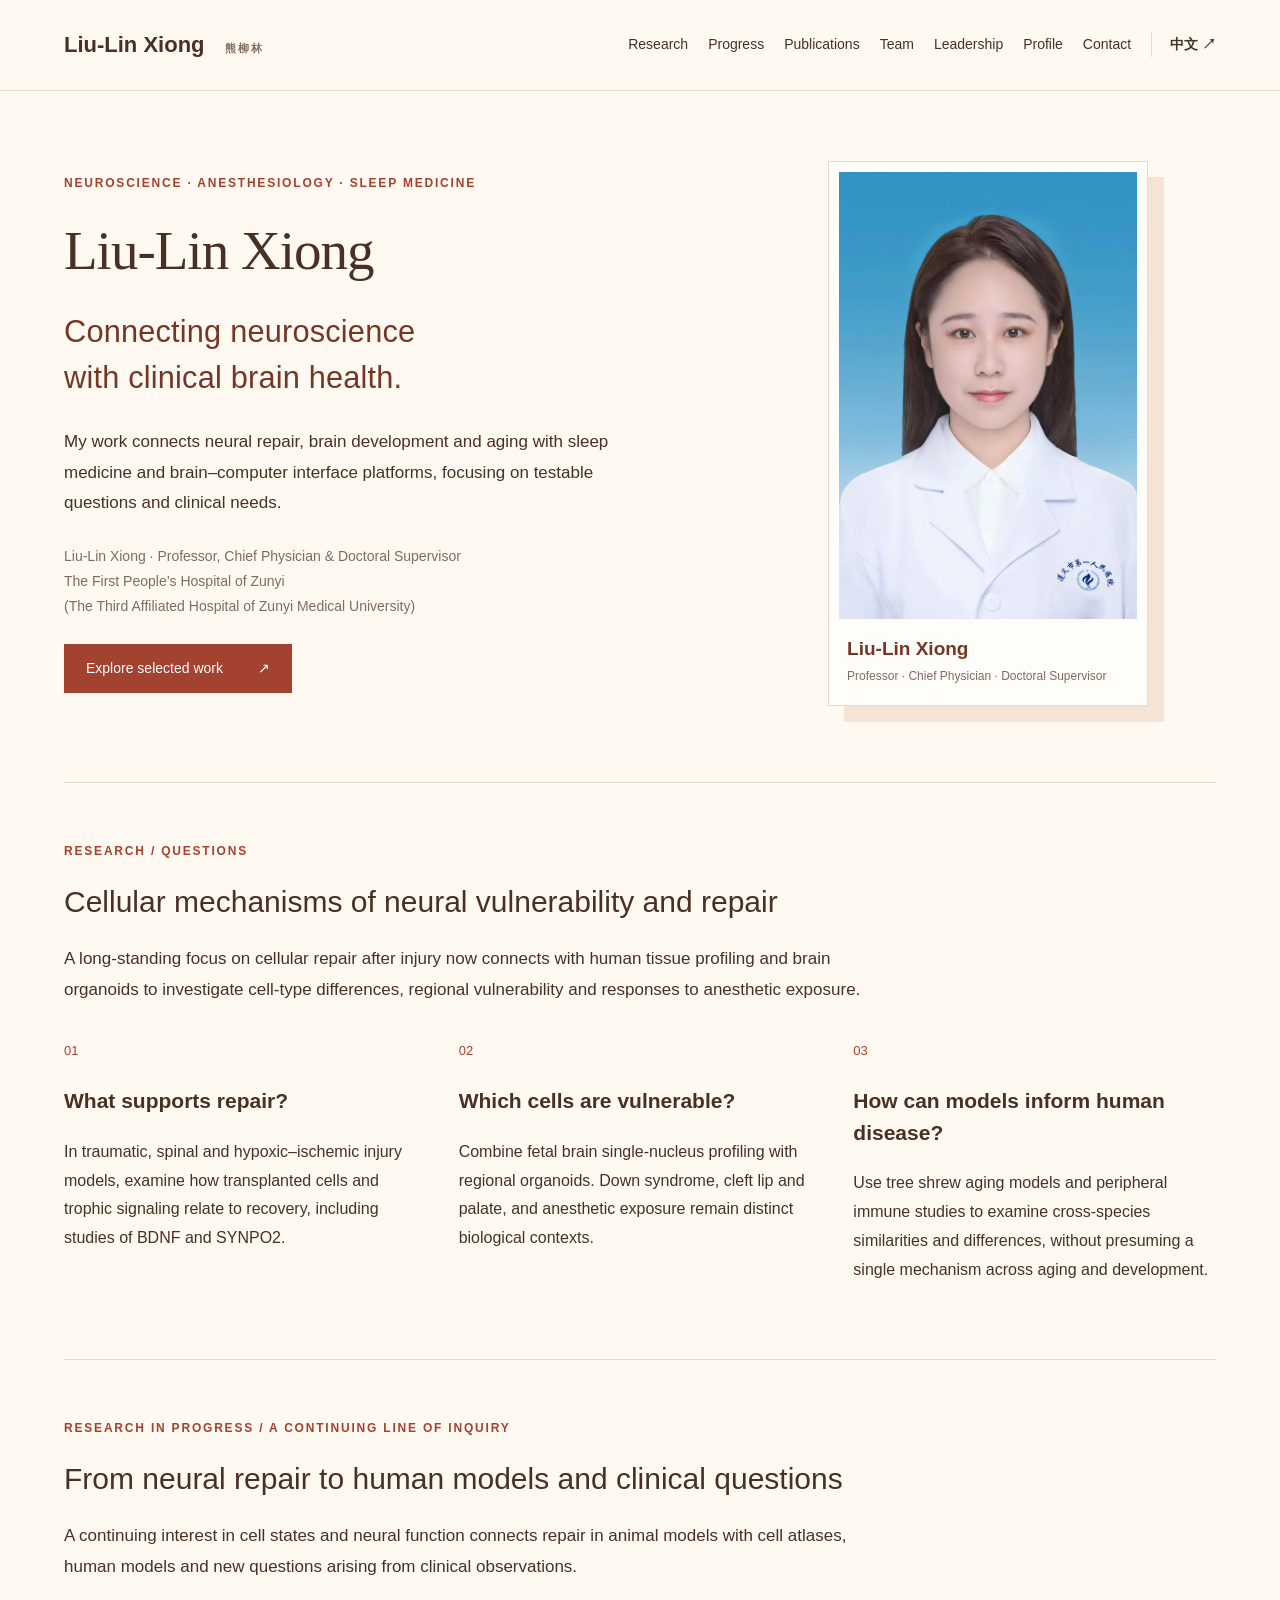
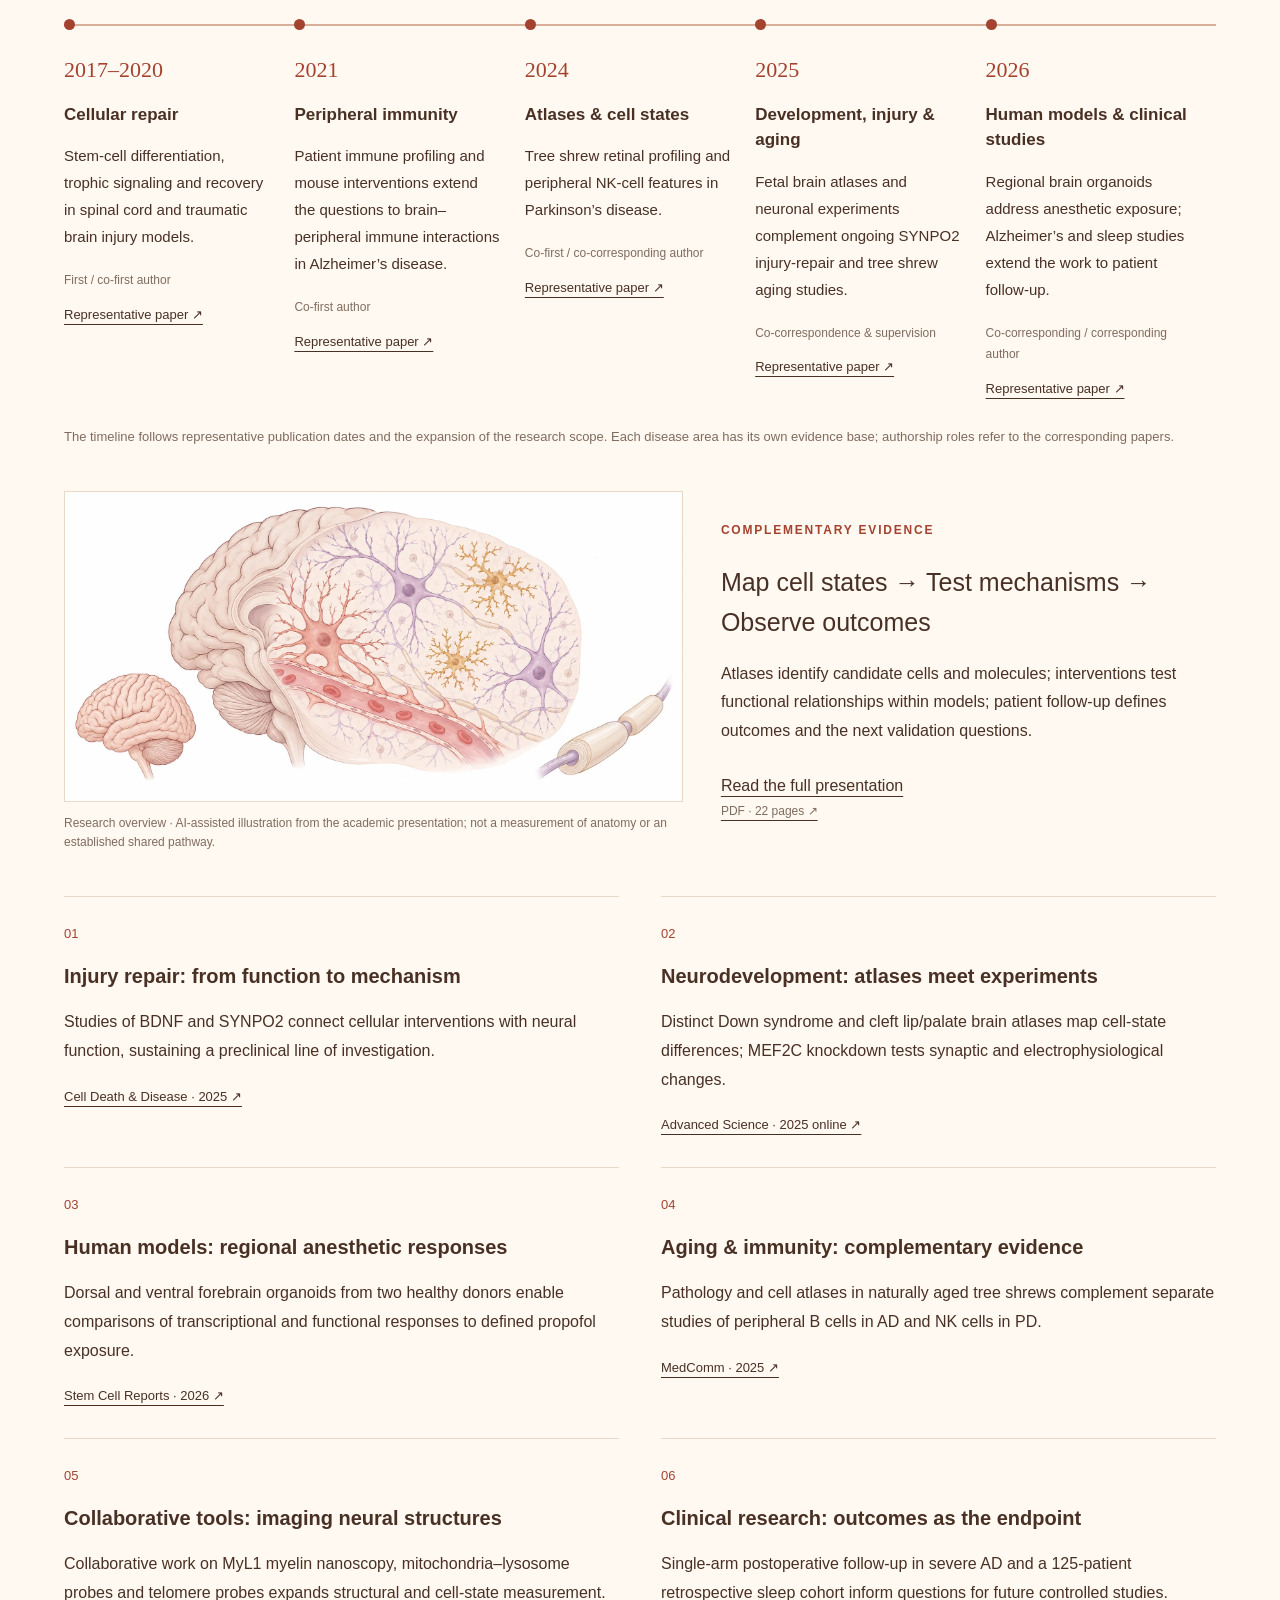
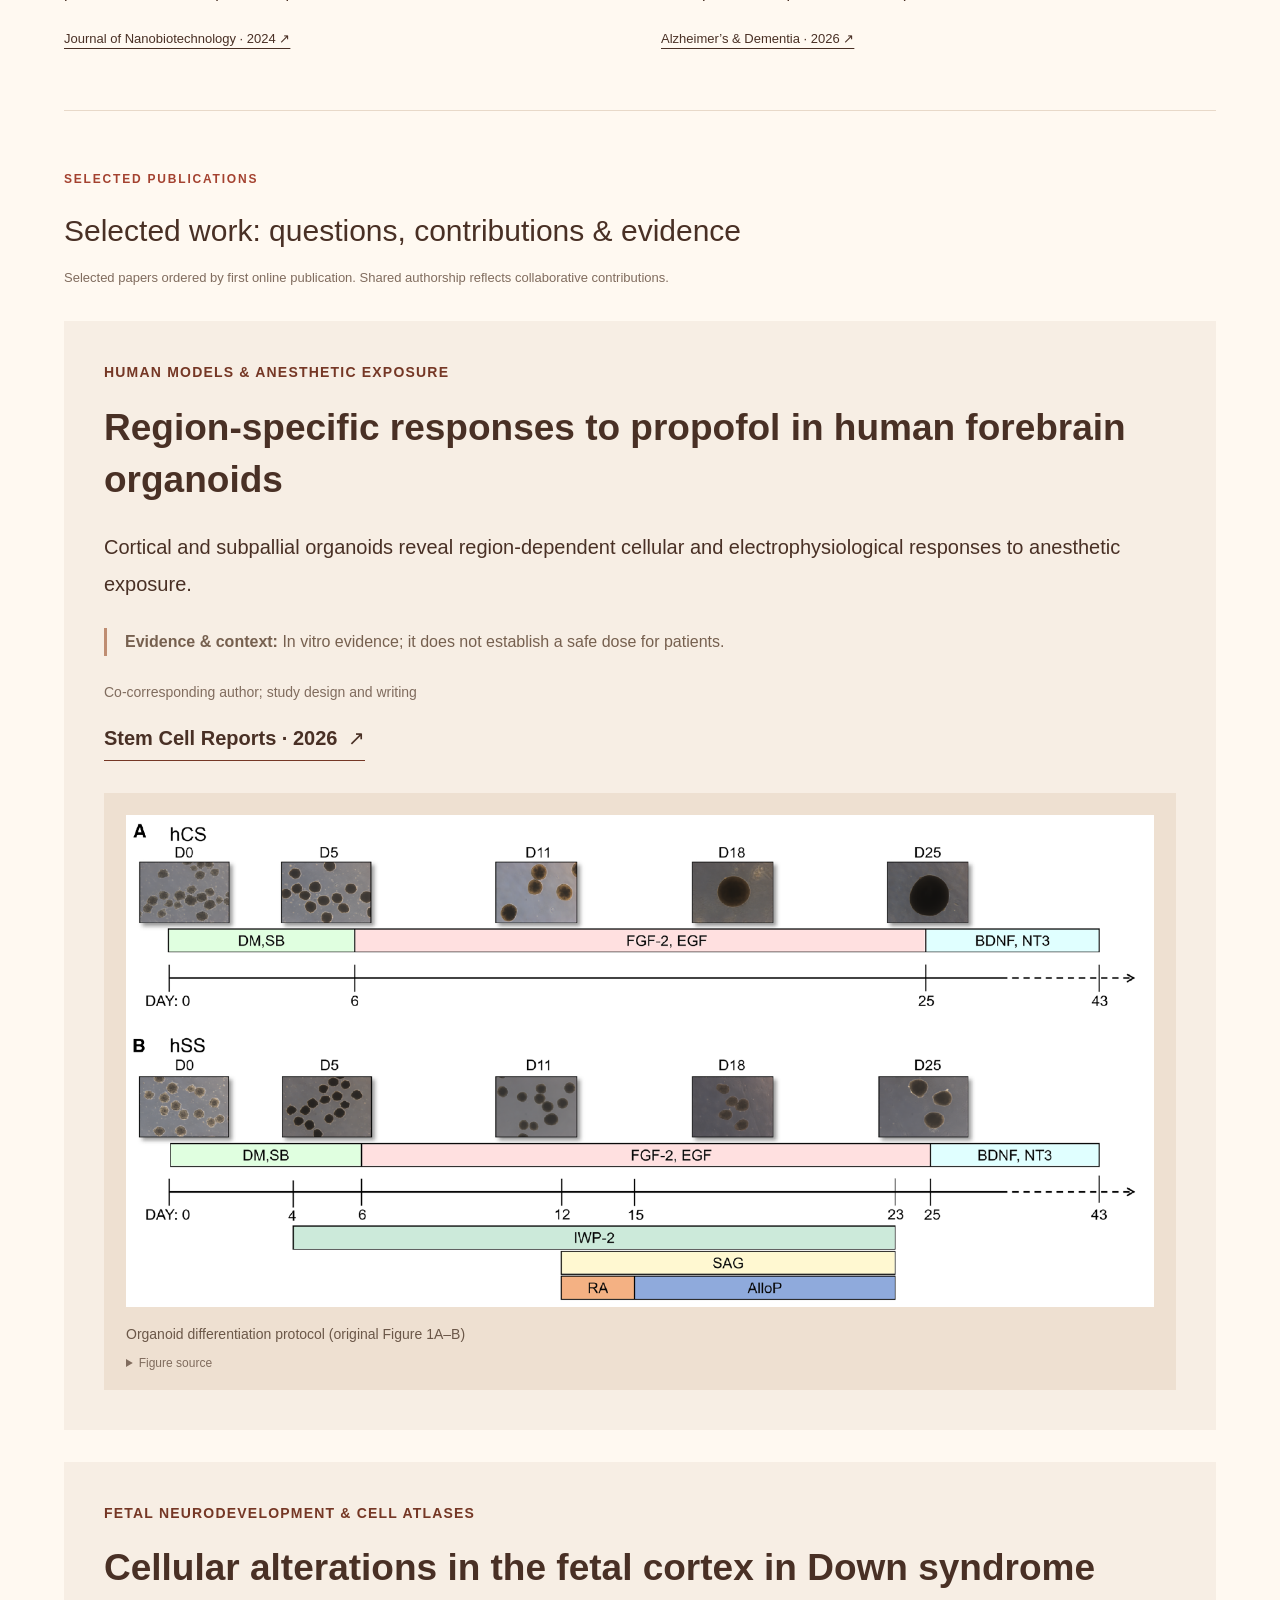
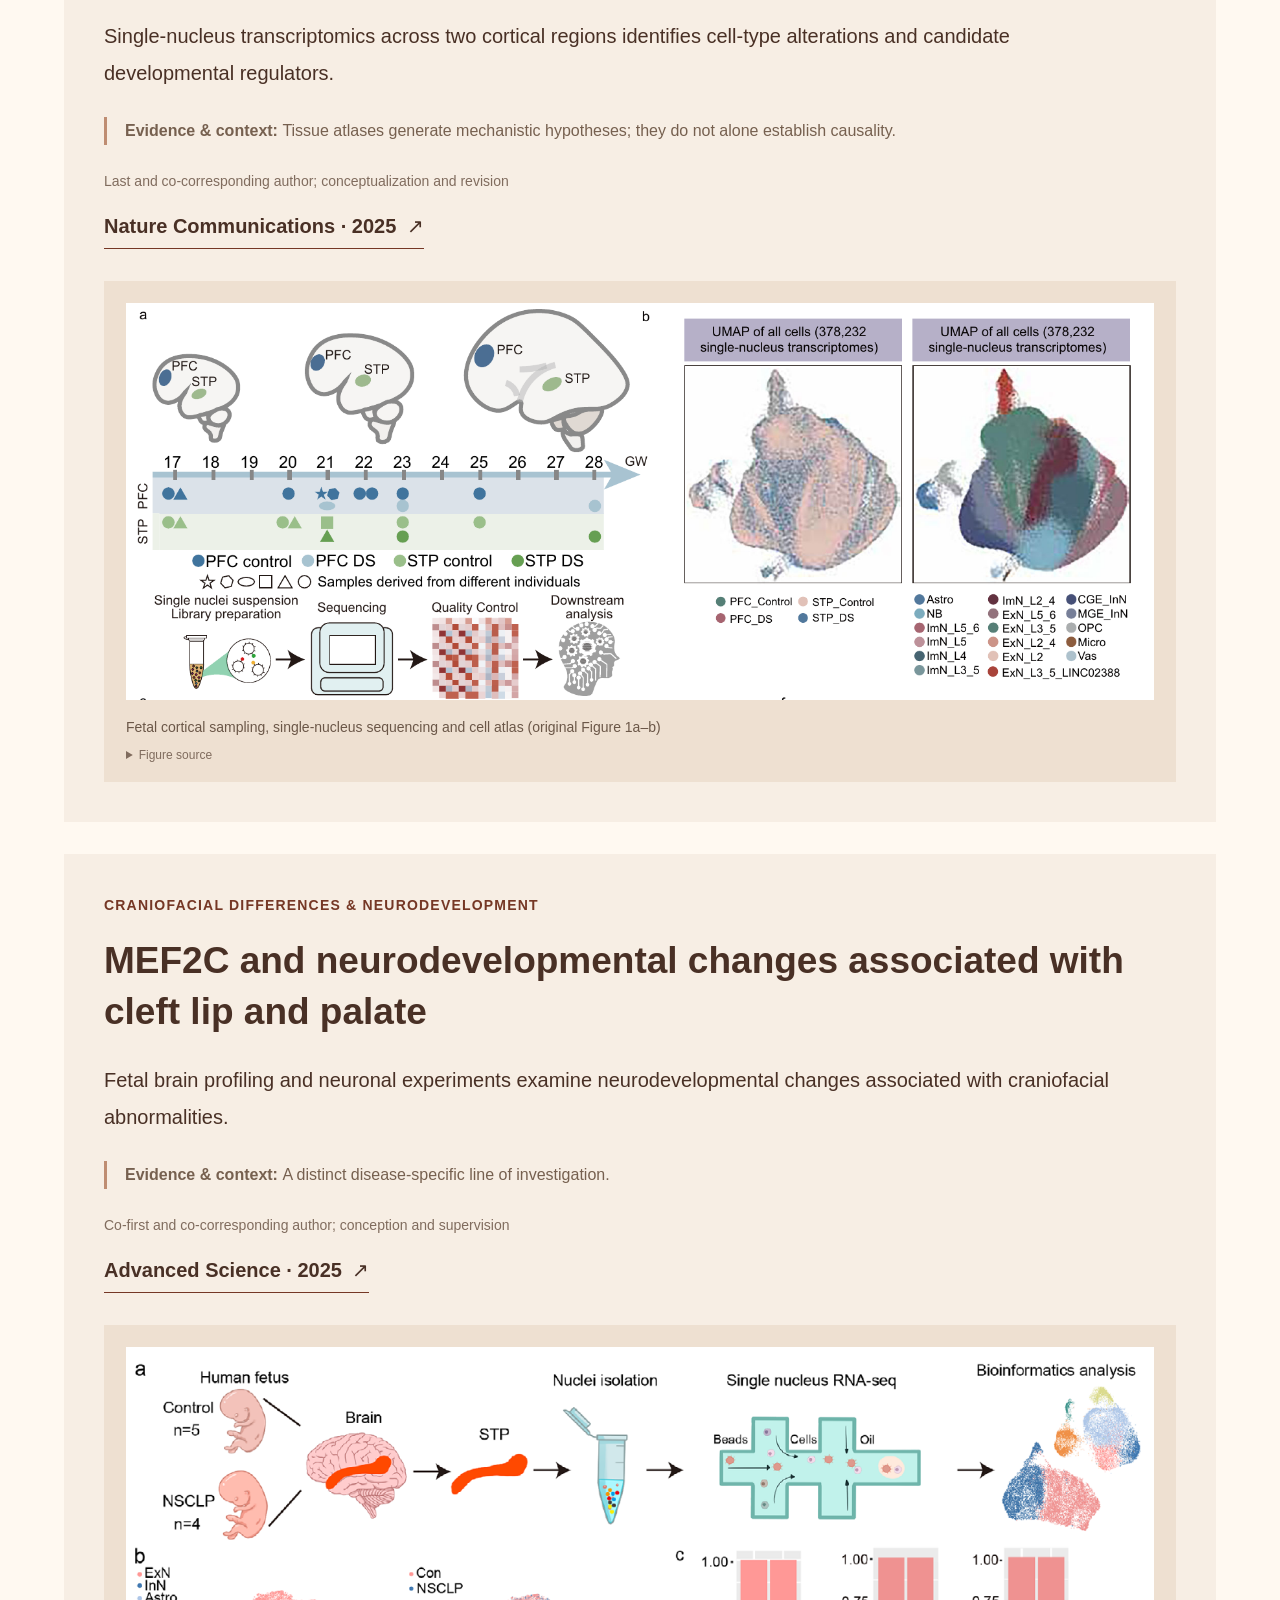
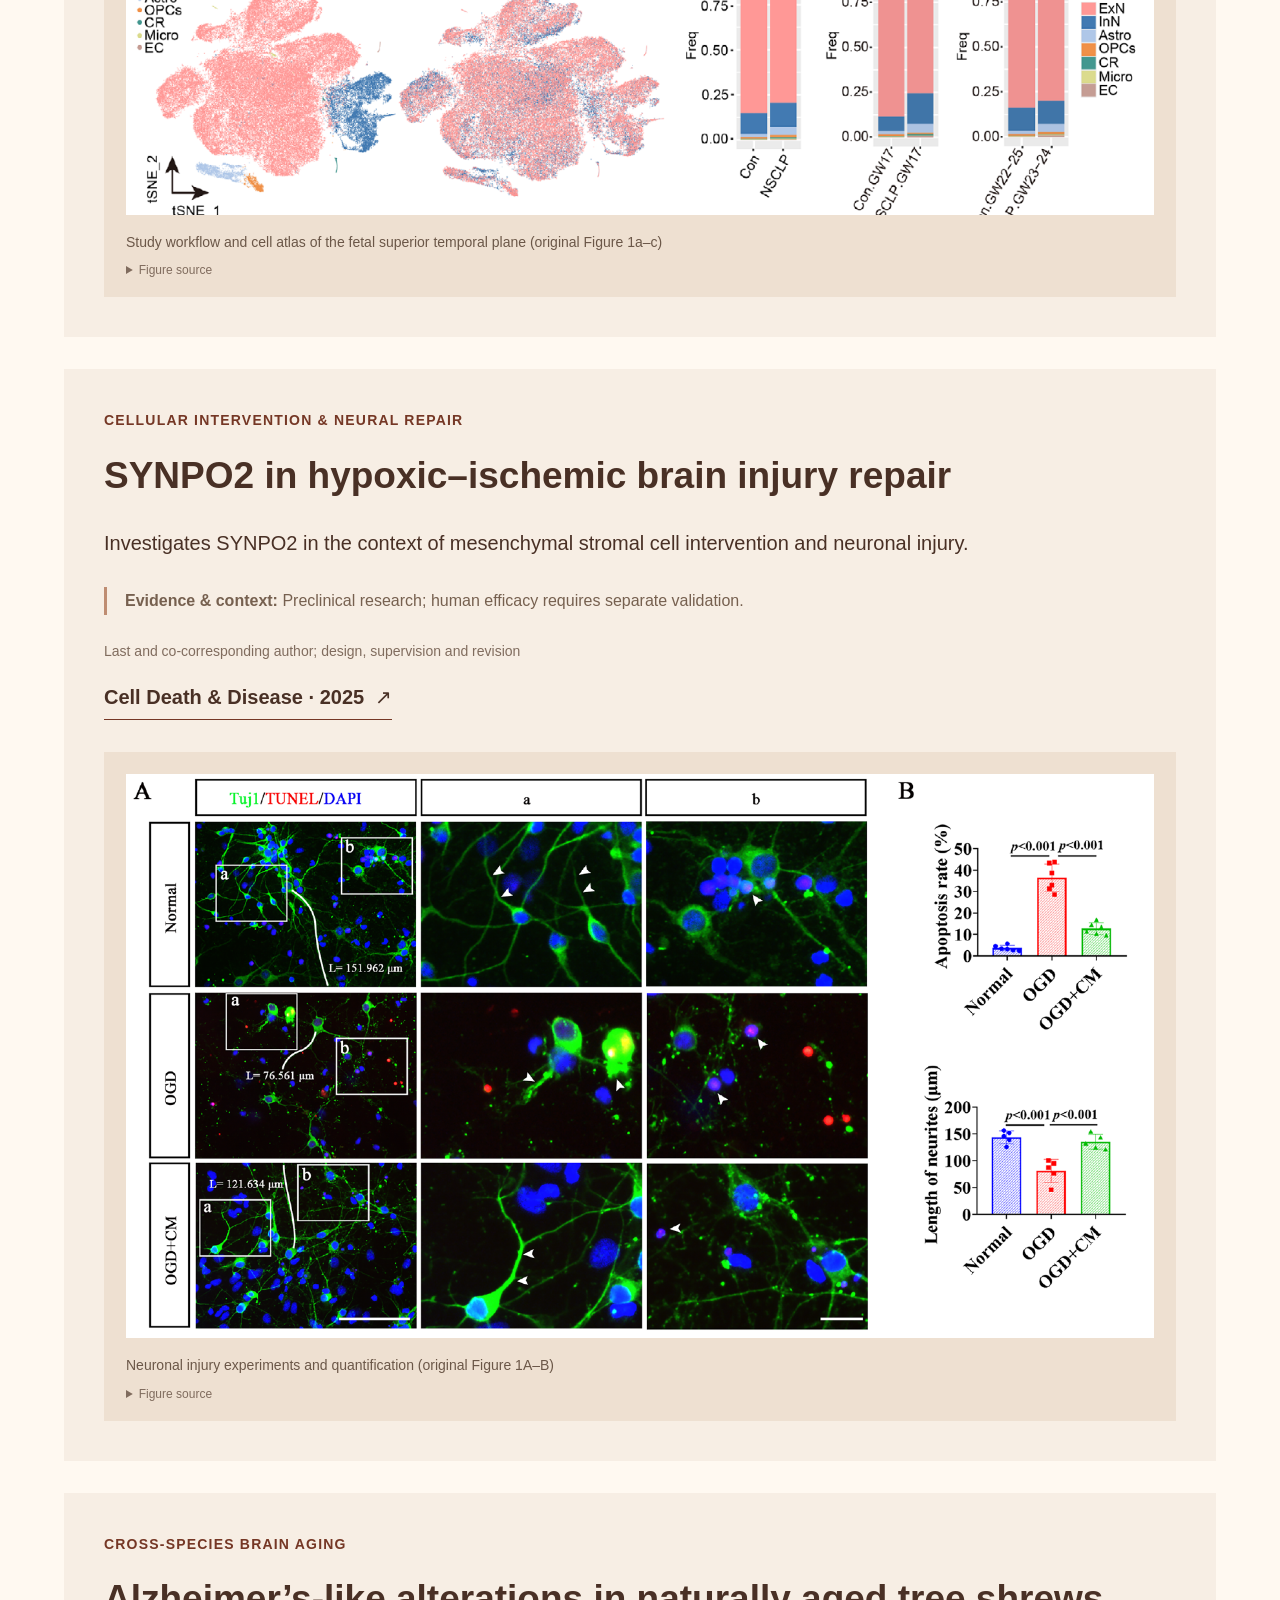
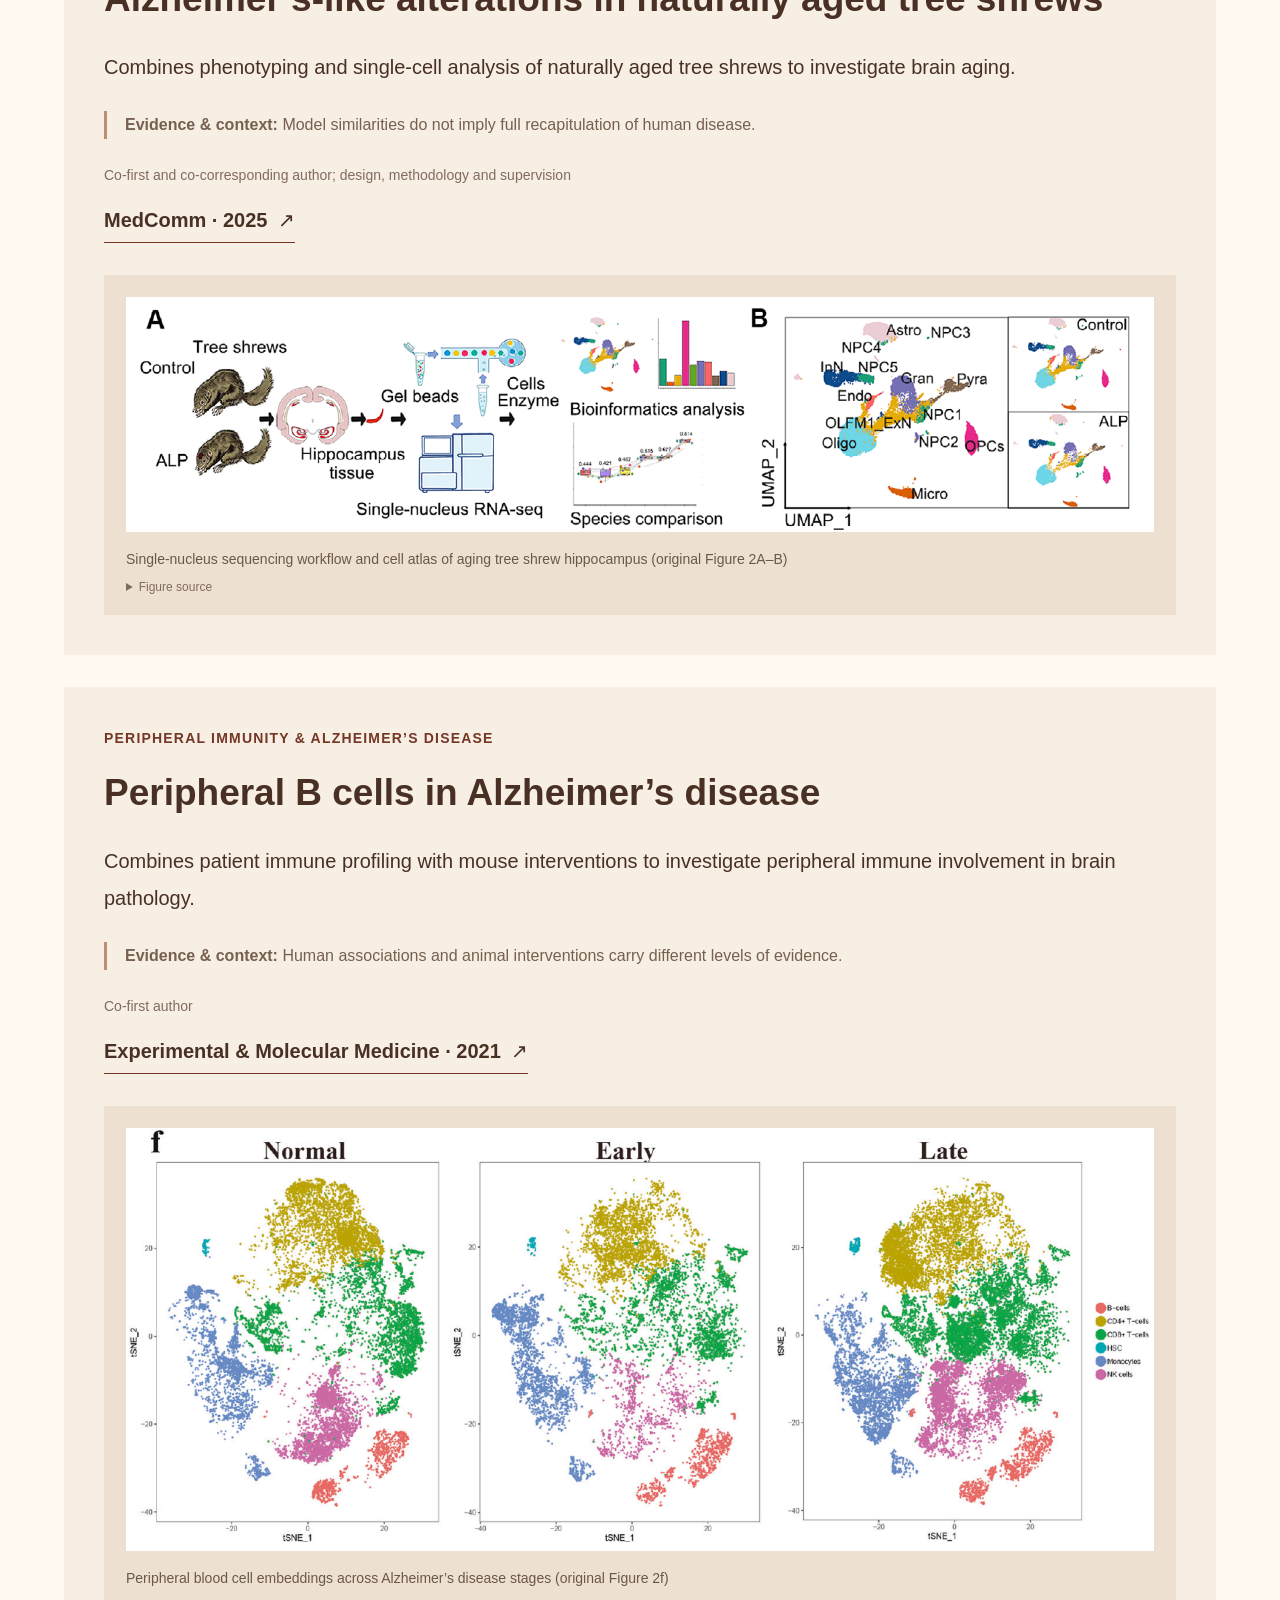
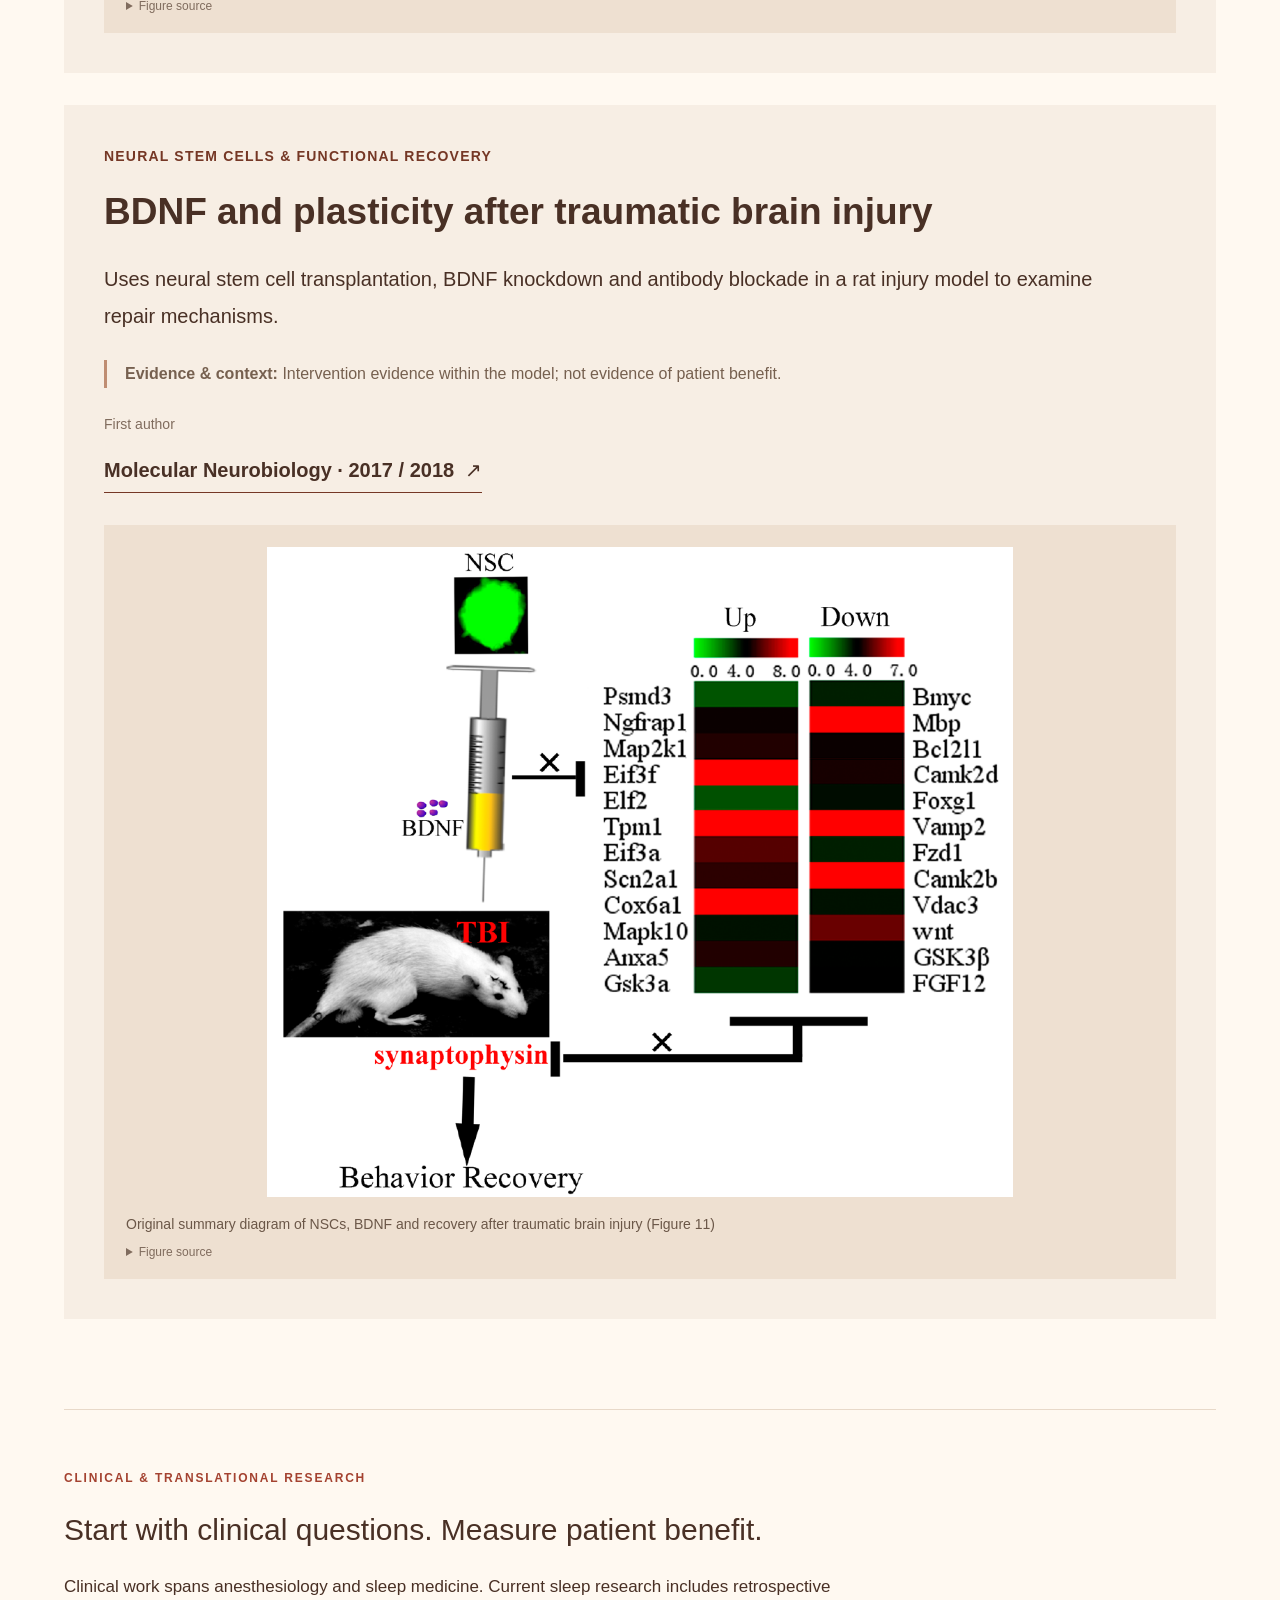
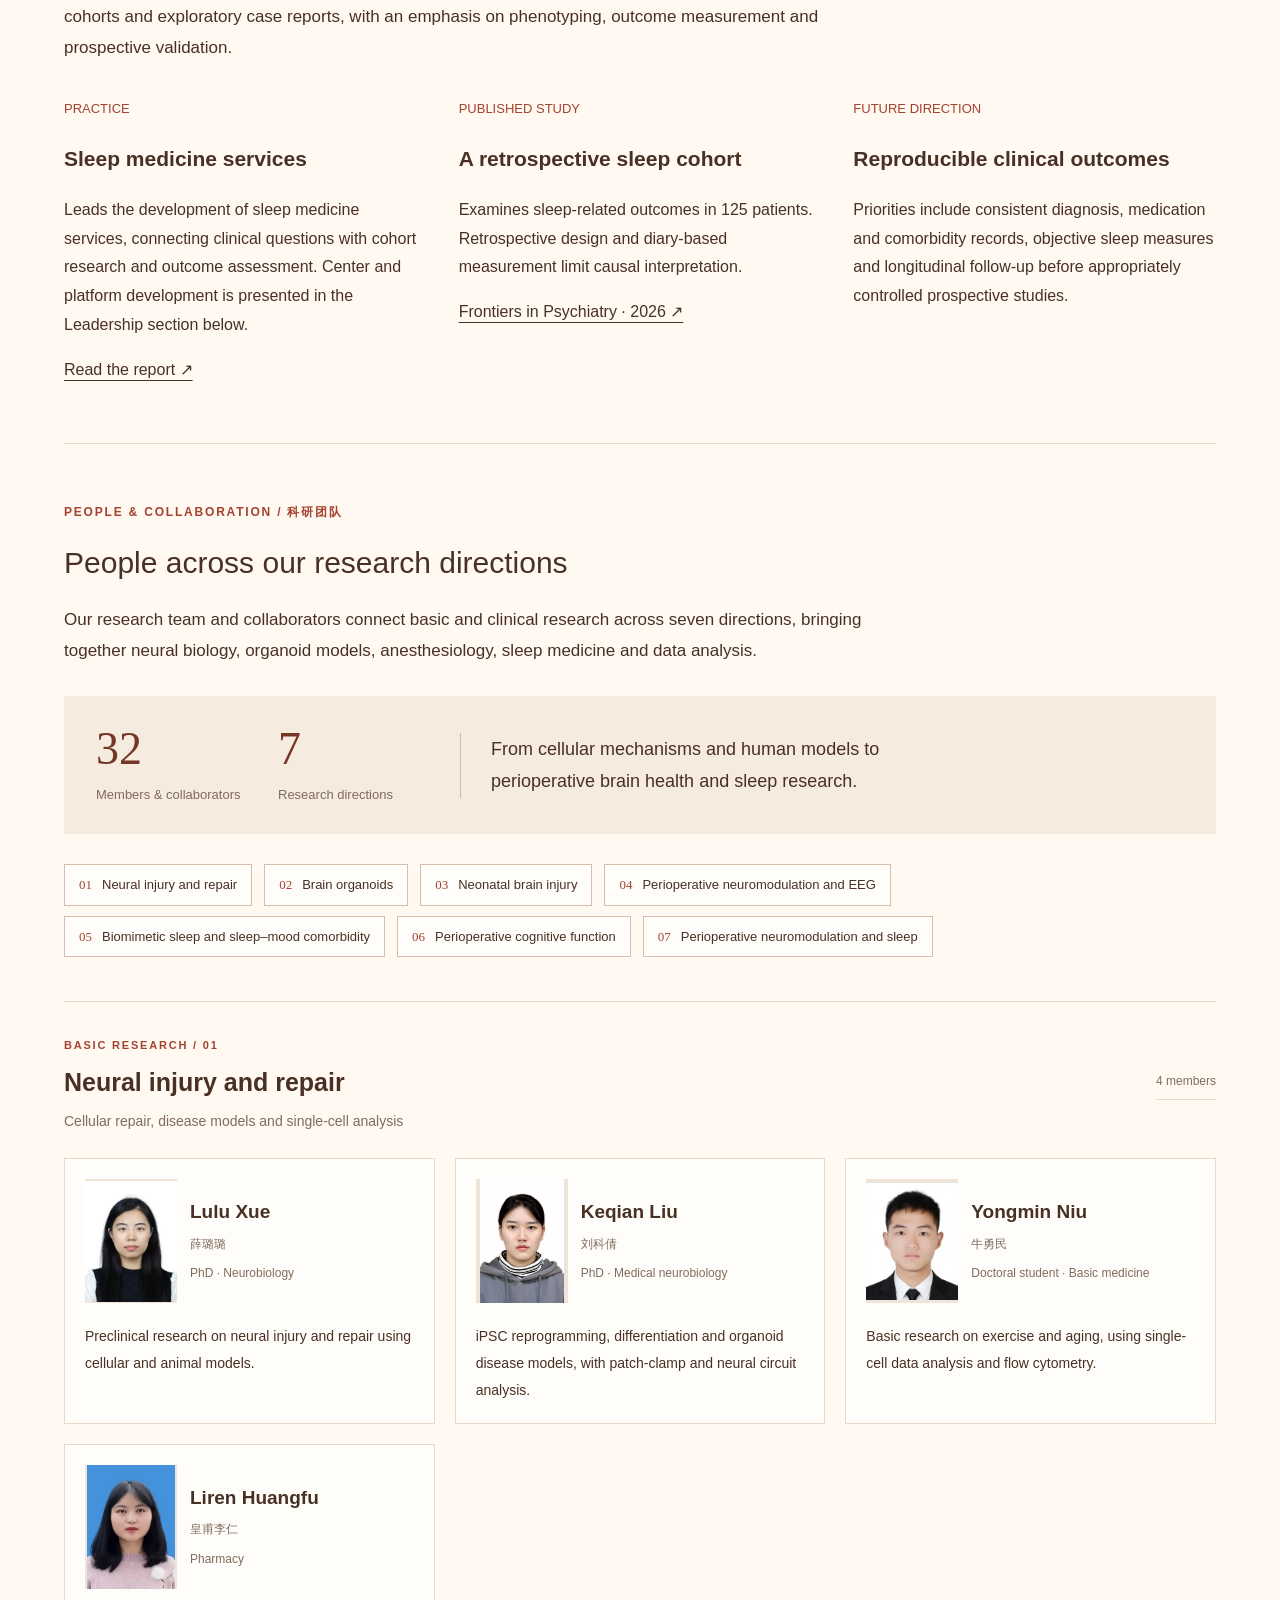
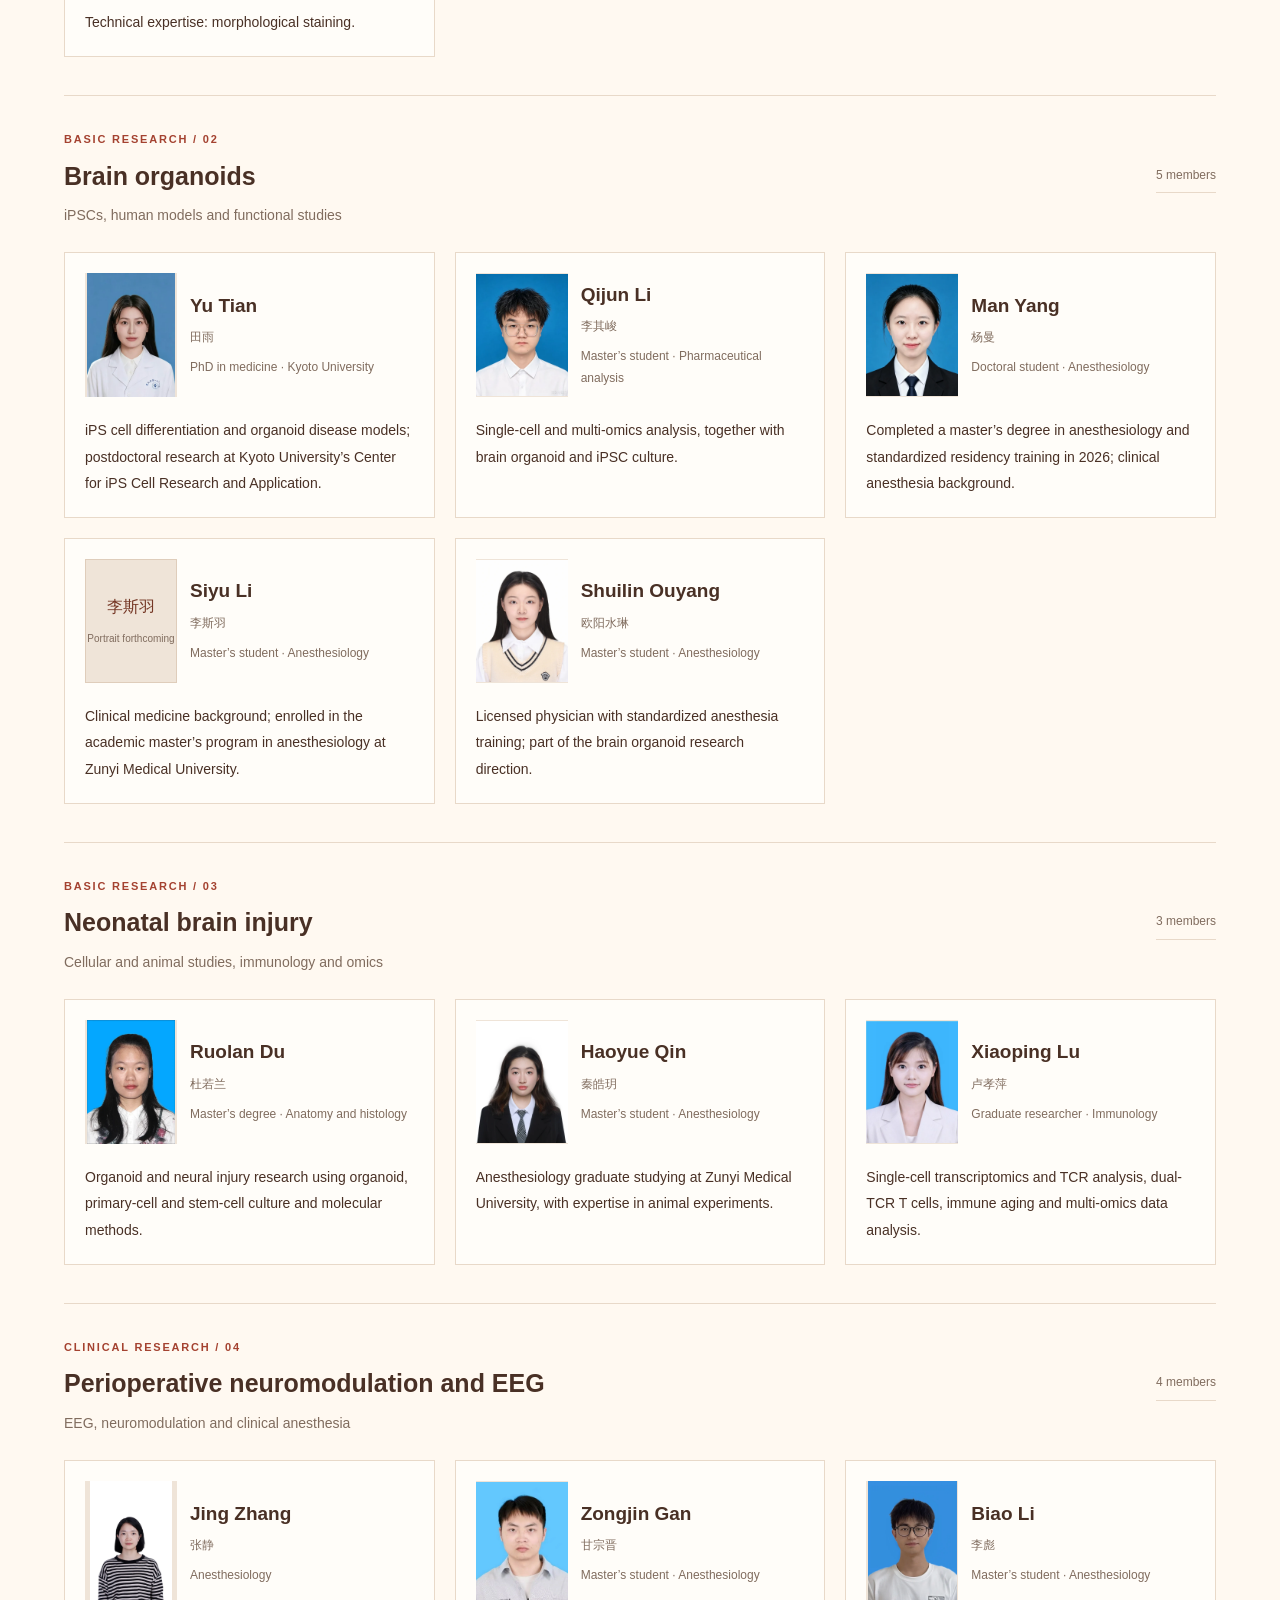
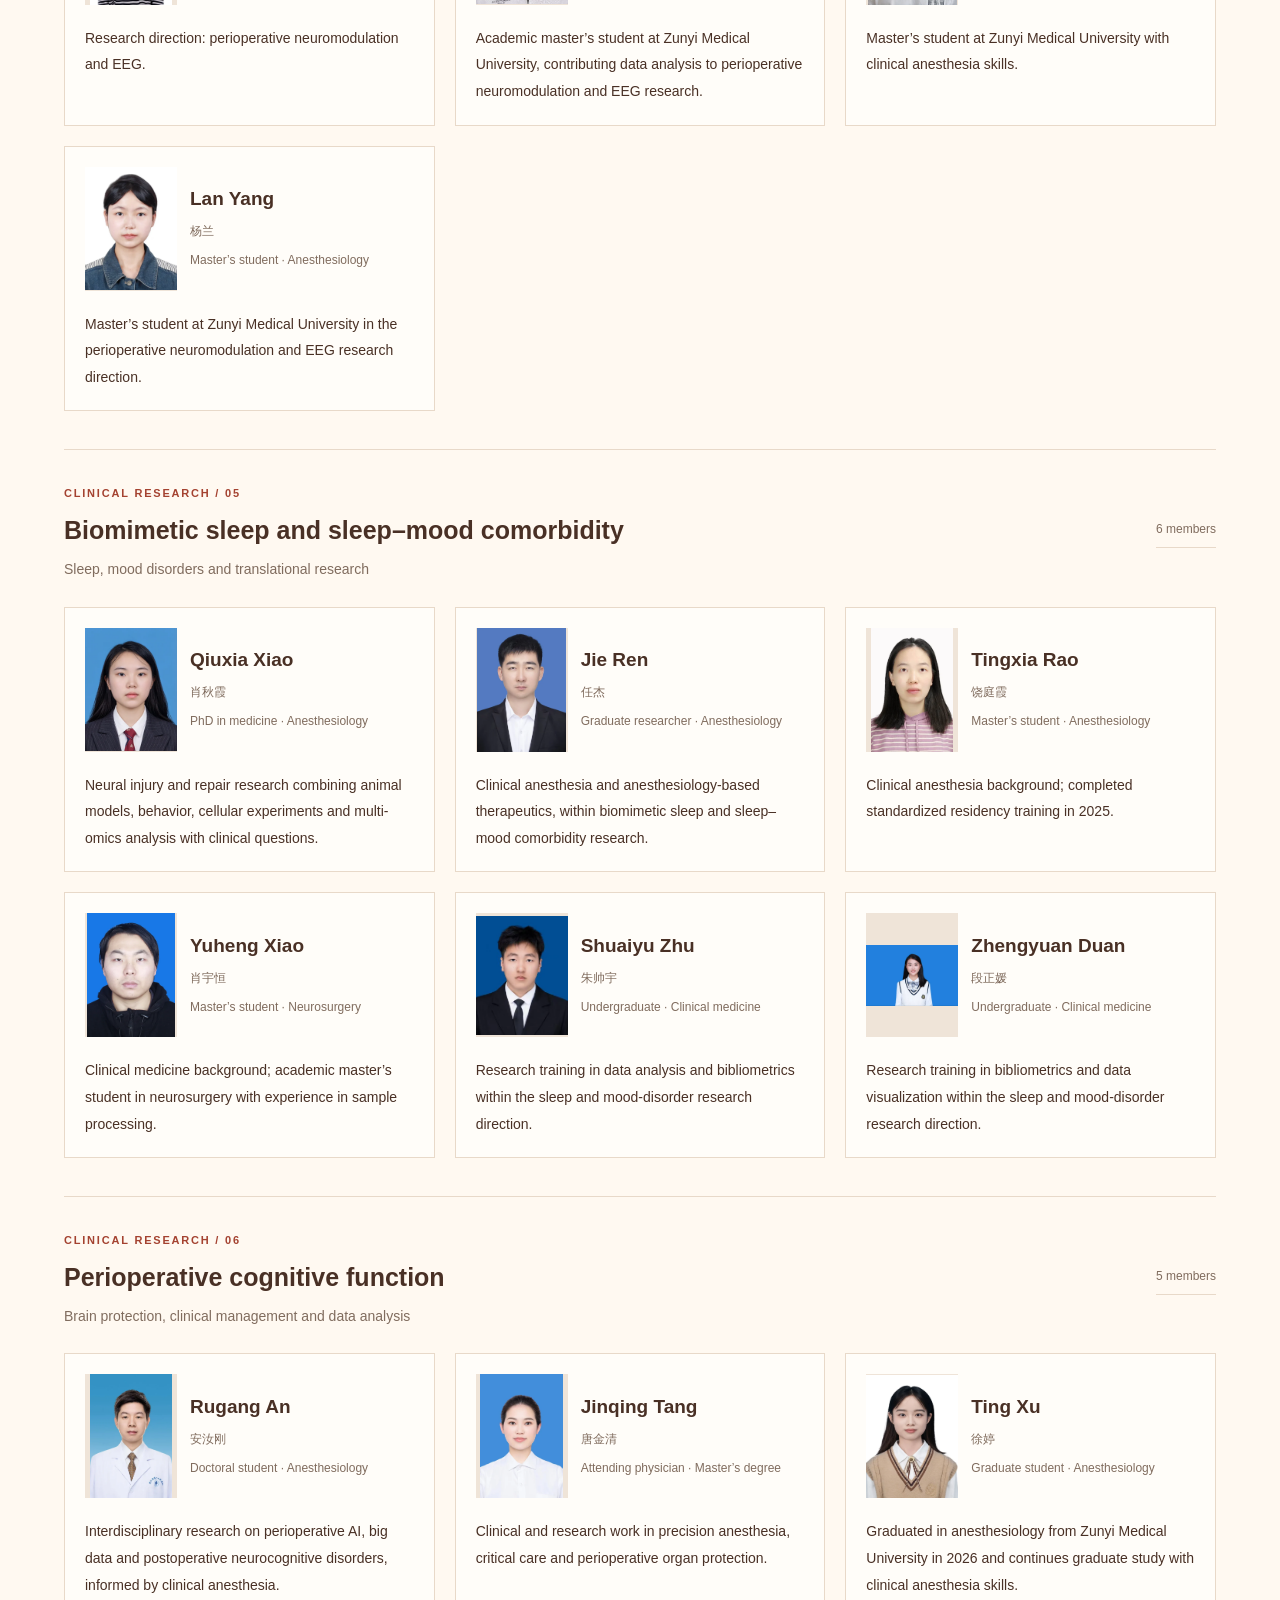
<file: en.html>
<!doctype html><html lang="en"><head><meta charset="utf-8"><meta name="viewport" content="width=device-width,initial-scale=1"><title>Liu-Lin Xiong | Neural vulnerability & repair</title><meta name="description" content="Liu-Lin Xiong | Neural vulnerability & repair"><link rel="stylesheet" href="./style.css"><link rel="alternate" hreflang="zh-CN" href="./"><link rel="alternate" hreflang="en" href="./en/"></head><body><a class="skip" href="#main">Skip to content</a><header><a class="brand" href="#">Liu-Lin Xiong <small>熊柳林</small></a><nav aria-label="Main navigation"><a href="#research">Research</a><a href="#progress">Progress</a><a href="#works">Publications</a><a href="#team">Team</a><a href="#discipline">Leadership</a><a href="#profile">Profile</a><a href="#contact">Contact</a><a class="language" href="./" lang="zh-CN">中文 ↗</a></nav></header><main id="main"><section class="hero"><div><p class="eyebrow">NEUROSCIENCE · ANESTHESIOLOGY · SLEEP MEDICINE</p><h1><span class="person-name">Liu-Lin Xiong</span><span class="hero-mission">Connecting neuroscience<br>with clinical brain health.</span></h1><p class="intro">My work connects neural repair, brain development and aging with sleep medicine and brain–computer interface platforms, focusing on testable questions and clinical needs.</p><p class="affiliation">Liu-Lin Xiong · Professor, Chief Physician & Doctoral Supervisor<br>The First People’s Hospital of Zunyi<br>(The Third Affiliated Hospital of Zunyi Medical University)</p><a class="button" href="#works">Explore selected work <span>↗</span></a></div><figure class="hero-portrait"><img src="./assets/xiong-liulin-portrait.jpeg" width="1280" height="1920" alt="Portrait of Professor Liu-Lin Xiong" fetchpriority="high"><figcaption><strong>Liu-Lin Xiong</strong><span>Professor · Chief Physician · Doctoral Supervisor</span></figcaption></figure></section><section id="research"><p class="eyebrow">RESEARCH / QUESTIONS</p><h2>Cellular mechanisms of neural vulnerability and repair</h2><p class="lead">A long-standing focus on cellular repair after injury now connects with human tissue profiling and brain organoids to investigate cell-type differences, regional vulnerability and responses to anesthetic exposure.</p><div class="grid"><article><span class="num">01</span><h3>What supports repair?</h3><p>In traumatic, spinal and hypoxic–ischemic injury models, examine how transplanted cells and trophic signaling relate to recovery, including studies of BDNF and SYNPO2.</p></article><article><span class="num">02</span><h3>Which cells are vulnerable?</h3><p>Combine fetal brain single-nucleus profiling with regional organoids. Down syndrome, cleft lip and palate, and anesthetic exposure remain distinct biological contexts.</p></article><article><span class="num">03</span><h3>How can models inform human disease?</h3><p>Use tree shrew aging models and peripheral immune studies to examine cross-species similarities and differences, without presuming a single mechanism across aging and development.</p></article></div></section><section id="progress"><p class="eyebrow">RESEARCH IN PROGRESS / A CONTINUING LINE OF INQUIRY</p><h2>From neural repair to human models and clinical questions</h2><p class="lead">A continuing interest in cell states and neural function connects repair in animal models with cell atlases, human models and new questions arising from clinical observations.</p><ol class="research-path"><li><time>2017–2020</time><h3>Cellular repair</h3><p>Stem-cell differentiation, trophic signaling and recovery in spinal cord and traumatic brain injury models.</p><span class="path-role">First / co-first author</span><a href="https://doi.org/10.1007/s12035-017-0551-1">Representative paper ↗</a></li><li><time>2021</time><h3>Peripheral immunity</h3><p>Patient immune profiling and mouse interventions extend the questions to brain–peripheral immune interactions in Alzheimer’s disease.</p><span class="path-role">Co-first author</span><a href="https://doi.org/10.1038/s12276-021-00714-8">Representative paper ↗</a></li><li><time>2024</time><h3>Atlases & cell states</h3><p>Tree shrew retinal profiling and peripheral NK-cell features in Parkinson’s disease.</p><span class="path-role">Co-first / co-corresponding author</span><a href="https://doi.org/10.1038/s41531-024-00790-3">Representative paper ↗</a></li><li><time>2025</time><h3>Development, injury & aging</h3><p>Fetal brain atlases and neuronal experiments complement ongoing SYNPO2 injury-repair and tree shrew aging studies.</p><span class="path-role">Co-correspondence & supervision</span><a href="https://doi.org/10.1038/s41467-025-66109-9">Representative paper ↗</a></li><li><time>2026</time><h3>Human models & clinical studies</h3><p>Regional brain organoids address anesthetic exposure; Alzheimer’s and sleep studies extend the work to patient follow-up.</p><span class="path-role">Co-corresponding / corresponding author</span><a href="https://doi.org/10.1016/j.stemcr.2026.102859">Representative paper ↗</a></li></ol><p class="note">The timeline follows representative publication dates and the expansion of the research scope. Each disease area has its own evidence base; authorship roles refer to the corresponding papers.</p><div class="research-overview"><figure><img src="./assets/research-context.webp" width="1774" height="887" loading="lazy" alt="Conceptual illustration of brain tissue, neurons, glial cells, microvessels and myelin"><figcaption>Research overview · AI-assisted illustration from the academic presentation; not a measurement of anatomy or an established shared pathway.</figcaption></figure><div><p class="eyebrow">COMPLEMENTARY EVIDENCE</p><h3>Map cell states → Test mechanisms → Observe outcomes</h3><p>Atlases identify candidate cells and molecules; interventions test functional relationships within models; patient follow-up defines outcomes and the next validation questions.</p><a class="text-link" href="./assets/research-presentation.pdf">Read the full presentation <span>PDF · 22 pages ↗</span></a></div></div><div class="results-grid"><article><span class="num">01</span><h3>Injury repair: from function to mechanism</h3><p>Studies of BDNF and SYNPO2 connect cellular interventions with neural function, sustaining a preclinical line of investigation.</p><a href="https://doi.org/10.1038/s41419-025-07439-w">Cell Death & Disease · 2025 ↗</a></article><article><span class="num">02</span><h3>Neurodevelopment: atlases meet experiments</h3><p>Distinct Down syndrome and cleft lip/palate brain atlases map cell-state differences; MEF2C knockdown tests synaptic and electrophysiological changes.</p><a href="https://doi.org/10.1002/advs.202504191">Advanced Science · 2025 online ↗</a></article><article><span class="num">03</span><h3>Human models: regional anesthetic responses</h3><p>Dorsal and ventral forebrain organoids from two healthy donors enable comparisons of transcriptional and functional responses to defined propofol exposure.</p><a href="https://doi.org/10.1016/j.stemcr.2026.102859">Stem Cell Reports · 2026 ↗</a></article><article><span class="num">04</span><h3>Aging & immunity: complementary evidence</h3><p>Pathology and cell atlases in naturally aged tree shrews complement separate studies of peripheral B cells in AD and NK cells in PD.</p><a href="https://doi.org/10.1002/mco2.70114">MedComm · 2025 ↗</a></article><article><span class="num">05</span><h3>Collaborative tools: imaging neural structures</h3><p>Collaborative work on MyL1 myelin nanoscopy, mitochondria–lysosome probes and telomere probes expands structural and cell-state measurement.</p><a href="https://doi.org/10.1186/s12951-024-02377-9">Journal of Nanobiotechnology · 2024 ↗</a></article><article><span class="num">06</span><h3>Clinical research: outcomes as the endpoint</h3><p>Single-arm postoperative follow-up in severe AD and a 125-patient retrospective sleep cohort inform questions for future controlled studies.</p><a href="https://doi.org/10.1002/alz.71150">Alzheimer’s & Dementia · 2026 ↗</a></article></div></section><section id="works"><p class="eyebrow">SELECTED PUBLICATIONS</p><h2>Selected work: questions, contributions & evidence</h2><p class="note">Selected papers ordered by first online publication. Shared authorship reflects collaborative contributions.</p><article class="work research-story" id="paper-1"><div class="work-copy"><p class="story-theme">HUMAN MODELS & ANESTHETIC EXPOSURE</p><h3>Region-specific responses to propofol in human forebrain organoids</h3><p class="story-findings">Cortical and subpallial organoids reveal region-dependent cellular and electrophysiological responses to anesthetic exposure.</p><p class="evidence-callout"><strong>Evidence & context: </strong>In vitro evidence; it does not establish a safe dose for patients.</p><p class="meta story-role">Co-corresponding author; study design and writing</p><a class="journal-link" href="https://doi.org/10.1016/j.stemcr.2026.102859">Stem Cell Reports · 2026 <span aria-hidden="true">↗</span></a></div><figure class="paper-figure"><a class="figure-image" href="./assets/publications/organoid-figure-1ab.png" target="_blank" rel="noopener" aria-label="Organoid differentiation protocol (original Figure 1A–B) — View full-size figure"><img src="./assets/publications/organoid-figure-1ab.png" width="1661" height="796" alt="Organoid differentiation protocol (original Figure 1A–B)" loading="lazy"></a><figcaption><span class="figure-label">Organoid differentiation protocol (original Figure 1A–B)</span><details class="figure-credit"><summary>Figure source</summary><p>She et al., Stem Cell Reports (2026), Fig. 1A–B; original panels cropped; © The Authors; CC BY 4.0. <a href="https://doi.org/10.1016/j.stemcr.2026.102859">Original article</a> · <a href="https://creativecommons.org/licenses/by/4.0/">Reuse license</a></p></details></figcaption></figure></article><article class="work research-story" id="paper-2"><div class="work-copy"><p class="story-theme">FETAL NEURODEVELOPMENT & CELL ATLASES</p><h3>Cellular alterations in the fetal cortex in Down syndrome</h3><p class="story-findings">Single-nucleus transcriptomics across two cortical regions identifies cell-type alterations and candidate developmental regulators.</p><p class="evidence-callout"><strong>Evidence & context: </strong>Tissue atlases generate mechanistic hypotheses; they do not alone establish causality.</p><p class="meta story-role">Last and co-corresponding author; conceptualization and revision</p><a class="journal-link" href="https://doi.org/10.1038/s41467-025-66109-9">Nature Communications · 2025 <span aria-hidden="true">↗</span></a></div><figure class="paper-figure"><a class="figure-image" href="./assets/publications/down-syndrome-figure-1ab.png" target="_blank" rel="noopener" aria-label="Fetal cortical sampling, single-nucleus sequencing and cell atlas (original Figure 1a–b) — View full-size figure"><img src="./assets/publications/down-syndrome-figure-1ab.png" width="1587" height="612" alt="Fetal cortical sampling, single-nucleus sequencing and cell atlas (original Figure 1a–b)" loading="lazy"></a><figcaption><span class="figure-label">Fetal cortical sampling, single-nucleus sequencing and cell atlas (original Figure 1a–b)</span><details class="figure-credit"><summary>Figure source</summary><p>Niu et al., Nature Communications (2025), Fig. 1a–b; original panels cropped; © The Authors; CC BY 4.0. <a href="https://doi.org/10.1038/s41467-025-66109-9">Original article</a> · <a href="https://creativecommons.org/licenses/by/4.0/">Reuse license</a></p></details></figcaption></figure></article><article class="work research-story" id="paper-3"><div class="work-copy"><p class="story-theme">CRANIOFACIAL DIFFERENCES & NEURODEVELOPMENT</p><h3>MEF2C and neurodevelopmental changes associated with cleft lip and palate</h3><p class="story-findings">Fetal brain profiling and neuronal experiments examine neurodevelopmental changes associated with craniofacial abnormalities.</p><p class="evidence-callout"><strong>Evidence & context: </strong>A distinct disease-specific line of investigation.</p><p class="meta story-role">Co-first and co-corresponding author; conception and supervision</p><a class="journal-link" href="https://doi.org/10.1002/advs.202504191">Advanced Science · 2025 <span aria-hidden="true">↗</span></a></div><figure class="paper-figure"><a class="figure-image" href="./assets/publications/cleft-figure-1abc.png" target="_blank" rel="noopener" aria-label="Study workflow and cell atlas of the fetal superior temporal plane (original Figure 1a–c) — View full-size figure"><img src="./assets/publications/cleft-figure-1abc.png" width="1355" height="616" alt="Study workflow and cell atlas of the fetal superior temporal plane (original Figure 1a–c)" loading="lazy"></a><figcaption><span class="figure-label">Study workflow and cell atlas of the fetal superior temporal plane (original Figure 1a–c)</span><details class="figure-credit"><summary>Figure source</summary><p>Xiong et al., Advanced Science (2025), Fig. 1a–c; original panels cropped; © The Authors; CC BY. <a href="https://doi.org/10.1002/advs.202504191">Original article</a> · <a href="https://creativecommons.org/licenses/by/4.0/">Reuse license</a></p></details></figcaption></figure></article><article class="work research-story" id="paper-4"><div class="work-copy"><p class="story-theme">CELLULAR INTERVENTION & NEURAL REPAIR</p><h3>SYNPO2 in hypoxic–ischemic brain injury repair</h3><p class="story-findings">Investigates SYNPO2 in the context of mesenchymal stromal cell intervention and neuronal injury.</p><p class="evidence-callout"><strong>Evidence & context: </strong>Preclinical research; human efficacy requires separate validation.</p><p class="meta story-role">Last and co-corresponding author; design, supervision and revision</p><a class="journal-link" href="https://doi.org/10.1038/s41419-025-07439-w">Cell Death & Disease · 2025 <span aria-hidden="true">↗</span></a></div><figure class="paper-figure"><a class="figure-image" href="./assets/publications/synpo2-figure-1ab.png" target="_blank" rel="noopener" aria-label="Neuronal injury experiments and quantification (original Figure 1A–B) — View full-size figure"><img src="./assets/publications/synpo2-figure-1ab.png" width="1591" height="874" alt="Neuronal injury experiments and quantification (original Figure 1A–B)" loading="lazy"></a><figcaption><span class="figure-label">Neuronal injury experiments and quantification (original Figure 1A–B)</span><details class="figure-credit"><summary>Figure source</summary><p>Xue et al., Cell Death &amp; Disease (2025), Fig. 1A–B; original panels cropped; © The Authors; CC BY 4.0. <a href="https://doi.org/10.1038/s41419-025-07439-w">Original article</a> · <a href="https://creativecommons.org/licenses/by/4.0/">Reuse license</a></p></details></figcaption></figure></article><article class="work research-story" id="paper-5"><div class="work-copy"><p class="story-theme">CROSS-SPECIES BRAIN AGING</p><h3>Alzheimer’s-like alterations in naturally aged tree shrews</h3><p class="story-findings">Combines phenotyping and single-cell analysis of naturally aged tree shrews to investigate brain aging.</p><p class="evidence-callout"><strong>Evidence & context: </strong>Model similarities do not imply full recapitulation of human disease.</p><p class="meta story-role">Co-first and co-corresponding author; design, methodology and supervision</p><a class="journal-link" href="https://doi.org/10.1002/mco2.70114">MedComm · 2025 <span aria-hidden="true">↗</span></a></div><figure class="paper-figure"><a class="figure-image" href="./assets/publications/tree-shrew-figure-2ab.png" target="_blank" rel="noopener" aria-label="Single-nucleus sequencing workflow and cell atlas of aging tree shrew hippocampus (original Figure 2A–B) — View full-size figure"><img src="./assets/publications/tree-shrew-figure-2ab.png" width="1533" height="350" alt="Single-nucleus sequencing workflow and cell atlas of aging tree shrew hippocampus (original Figure 2A–B)" loading="lazy"></a><figcaption><span class="figure-label">Single-nucleus sequencing workflow and cell atlas of aging tree shrew hippocampus (original Figure 2A–B)</span><details class="figure-credit"><summary>Figure source</summary><p>Xiong et al., MedComm (2025), Fig. 2A–B; original panels cropped; © The Authors; CC BY. <a href="https://doi.org/10.1002/mco2.70114">Original article</a> · <a href="https://creativecommons.org/licenses/by/4.0/">Reuse license</a></p></details></figcaption></figure></article><article class="work research-story" id="paper-6"><div class="work-copy"><p class="story-theme">PERIPHERAL IMMUNITY & ALZHEIMER’S DISEASE</p><h3>Peripheral B cells in Alzheimer’s disease</h3><p class="story-findings">Combines patient immune profiling with mouse interventions to investigate peripheral immune involvement in brain pathology.</p><p class="evidence-callout"><strong>Evidence & context: </strong>Human associations and animal interventions carry different levels of evidence.</p><p class="meta story-role">Co-first author</p><a class="journal-link" href="https://doi.org/10.1038/s12276-021-00714-8">Experimental & Molecular Medicine · 2021 <span aria-hidden="true">↗</span></a></div><figure class="paper-figure"><a class="figure-image" href="./assets/publications/ad-bcells-figure-2f.png" target="_blank" rel="noopener" aria-label="Peripheral blood cell embeddings across Alzheimer’s disease stages (original Figure 2f) — View full-size figure"><img src="./assets/publications/ad-bcells-figure-2f.png" width="1391" height="572" alt="Peripheral blood cell embeddings across Alzheimer’s disease stages (original Figure 2f)" loading="lazy"></a><figcaption><span class="figure-label">Peripheral blood cell embeddings across Alzheimer’s disease stages (original Figure 2f)</span><details class="figure-credit"><summary>Figure source</summary><p>Xiong et al., Experimental &amp; Molecular Medicine (2021), Fig. 2f; original panels cropped; © The Authors; CC BY 4.0. <a href="https://doi.org/10.1038/s12276-021-00714-8">Original article</a> · <a href="https://creativecommons.org/licenses/by/4.0/">Reuse license</a></p></details></figcaption></figure></article><article class="work research-story" id="paper-7"><div class="work-copy"><p class="story-theme">NEURAL STEM CELLS & FUNCTIONAL RECOVERY</p><h3>BDNF and plasticity after traumatic brain injury</h3><p class="story-findings">Uses neural stem cell transplantation, BDNF knockdown and antibody blockade in a rat injury model to examine repair mechanisms.</p><p class="evidence-callout"><strong>Evidence & context: </strong>Intervention evidence within the model; not evidence of patient benefit.</p><p class="meta story-role">First author</p><a class="journal-link" href="https://doi.org/10.1007/s12035-017-0551-1">Molecular Neurobiology · 2017 / 2018 <span aria-hidden="true">↗</span></a></div><figure class="paper-figure"><a class="figure-image" href="./assets/publications/tbi-figure-11.png" target="_blank" rel="noopener" aria-label="Original summary diagram of NSCs, BDNF and recovery after traumatic brain injury (Figure 11) — View full-size figure"><img src="./assets/publications/tbi-figure-11.png" width="1071" height="933" alt="Original summary diagram of NSCs, BDNF and recovery after traumatic brain injury (Figure 11)" loading="lazy"></a><figcaption><span class="figure-label">Original summary diagram of NSCs, BDNF and recovery after traumatic brain injury (Figure 11)</span><details class="figure-credit"><summary>Figure source</summary><p>Xiong et al., Molecular Neurobiology, Fig. 11; © Springer Science+Business Media New York (2017). <a href="https://doi.org/10.1007/s12035-017-0551-1">Original article</a></p></details></figcaption></figure></article></section><section id="clinical"><p class="eyebrow">CLINICAL & TRANSLATIONAL RESEARCH</p><h2>Start with clinical questions. Measure patient benefit.</h2><p class="lead">Clinical work spans anesthesiology and sleep medicine. Current sleep research includes retrospective cohorts and exploratory case reports, with an emphasis on phenotyping, outcome measurement and prospective validation.</p><div class="grid"><article><span class="num">PRACTICE</span><h3>Sleep medicine services</h3><p>Leads the development of sleep medicine services, connecting clinical questions with cohort research and outcome assessment. Center and platform development is presented in the Leadership section below.</p><a href="https://szb.eyesnews.cn/pc/cont/202504/08/content_149516.html">Read the report ↗</a></article><article><span class="num">PUBLISHED STUDY</span><h3>A retrospective sleep cohort</h3><p>Examines sleep-related outcomes in 125 patients. Retrospective design and diary-based measurement limit causal interpretation.</p><a href="https://doi.org/10.3389/fpsyt.2026.1761386">Frontiers in Psychiatry · 2026 ↗</a></article><article><span class="num">FUTURE DIRECTION</span><h3>Reproducible clinical outcomes</h3><p>Priorities include consistent diagnosis, medication and comorbidity records, objective sleep measures and longitudinal follow-up before appropriately controlled prospective studies.</p></article></div></section><section id="team" aria-labelledby="team-title"><p class="eyebrow">PEOPLE & COLLABORATION / 科研团队</p><h2 id="team-title">People across our research directions</h2><p class="lead">Our research team and collaborators connect basic and clinical research across seven directions, bringing together neural biology, organoid models, anesthesiology, sleep medicine and data analysis.</p>
<div class="team-overview"><div><strong>32</strong><span>Members & collaborators</span></div><div><strong>7</strong><span>Research directions</span></div><p>From cellular mechanisms and human models to perioperative brain health and sleep research.</p></div>
<nav class="team-jumps" aria-label="Research team directions">
<a href="#team-direction-1"><span>01</span>Neural injury and repair</a>
<a href="#team-direction-2"><span>02</span>Brain organoids</a>
<a href="#team-direction-3"><span>03</span>Neonatal brain injury</a>
<a href="#team-direction-4"><span>04</span>Perioperative neuromodulation and EEG</a>
<a href="#team-direction-5"><span>05</span>Biomimetic sleep and sleep–mood comorbidity</a>
<a href="#team-direction-6"><span>06</span>Perioperative cognitive function</a>
<a href="#team-direction-7"><span>07</span>Perioperative neuromodulation and sleep</a>
</nav>
<div class="team-direction" id="team-direction-1"><div class="team-direction-heading"><div><p class="eyebrow">BASIC RESEARCH / 01</p><h3>Neural injury and repair</h3><p>Cellular repair, disease models and single-cell analysis</p></div><span class="team-count">4 members</span></div><div class="team-grid">
<article class="team-member" id="member-02"><div class="member-heading">
<img class="member-portrait" src="./assets/team-02.webp" alt="薛璐璐" width="100" height="134" loading="lazy">
<div><h4>Lulu Xue</h4><p class="member-chinese-name" lang="zh-CN">薛璐璐</p><p class="member-role">PhD · Neurobiology</p></div></div><p class="member-bio">Preclinical research on neural injury and repair using cellular and animal models.</p></article>
<article class="team-member" id="member-03"><div class="member-heading">
<img class="member-portrait" src="./assets/team-03.webp" alt="刘科倩" width="100" height="134" loading="lazy">
<div><h4>Keqian Liu</h4><p class="member-chinese-name" lang="zh-CN">刘科倩</p><p class="member-role">PhD · Medical neurobiology</p></div></div><p class="member-bio">iPSC reprogramming, differentiation and organoid disease models, with patch-clamp and neural circuit analysis.</p></article>
<article class="team-member" id="member-04"><div class="member-heading">
<img class="member-portrait" src="./assets/team-04.webp" alt="牛勇民" width="100" height="134" loading="lazy">
<div><h4>Yongmin Niu</h4><p class="member-chinese-name" lang="zh-CN">牛勇民</p><p class="member-role">Doctoral student · Basic medicine</p></div></div><p class="member-bio">Basic research on exercise and aging, using single-cell data analysis and flow cytometry.</p></article>
<article class="team-member" id="member-05"><div class="member-heading">
<img class="member-portrait" src="./assets/team-05.webp" alt="皇甫李仁" width="100" height="134" loading="lazy">
<div><h4>Liren Huangfu</h4><p class="member-chinese-name" lang="zh-CN">皇甫李仁</p><p class="member-role">Pharmacy</p></div></div><p class="member-bio">Technical expertise: morphological staining.</p></article>
</div></div>
<div class="team-direction" id="team-direction-2"><div class="team-direction-heading"><div><p class="eyebrow">BASIC RESEARCH / 02</p><h3>Brain organoids</h3><p>iPSCs, human models and functional studies</p></div><span class="team-count">5 members</span></div><div class="team-grid">
<article class="team-member" id="member-06"><div class="member-heading">
<img class="member-portrait" src="./assets/team-06.webp" alt="田雨" width="100" height="134" loading="lazy">
<div><h4>Yu Tian</h4><p class="member-chinese-name" lang="zh-CN">田雨</p><p class="member-role">PhD in medicine · Kyoto University</p></div></div><p class="member-bio">iPS cell differentiation and organoid disease models; postdoctoral research at Kyoto University’s Center for iPS Cell Research and Application.</p></article>
<article class="team-member" id="member-07"><div class="member-heading">
<img class="member-portrait" src="./assets/team-07.webp" alt="李其峻" width="100" height="134" loading="lazy">
<div><h4>Qijun Li</h4><p class="member-chinese-name" lang="zh-CN">李其峻</p><p class="member-role">Master’s student · Pharmaceutical analysis</p></div></div><p class="member-bio">Single-cell and multi-omics analysis, together with brain organoid and iPSC culture.</p></article>
<article class="team-member" id="member-08"><div class="member-heading">
<img class="member-portrait" src="./assets/team-08.webp" alt="杨曼" width="100" height="134" loading="lazy">
<div><h4>Man Yang</h4><p class="member-chinese-name" lang="zh-CN">杨曼</p><p class="member-role">Doctoral student · Anesthesiology</p></div></div><p class="member-bio">Completed a master’s degree in anesthesiology and standardized residency training in 2026; clinical anesthesia background.</p></article>
<article class="team-member" id="member-09"><div class="member-heading">
<div class="member-placeholder" role="img" aria-label="Portrait not provided"><span>李斯羽</span><small>Portrait forthcoming</small></div>
<div><h4>Siyu Li</h4><p class="member-chinese-name" lang="zh-CN">李斯羽</p><p class="member-role">Master’s student · Anesthesiology</p></div></div><p class="member-bio">Clinical medicine background; enrolled in the academic master’s program in anesthesiology at Zunyi Medical University.</p></article>
<article class="team-member" id="member-10"><div class="member-heading">
<img class="member-portrait" src="./assets/team-10.webp" alt="欧阳水琳" width="100" height="134" loading="lazy">
<div><h4>Shuilin Ouyang</h4><p class="member-chinese-name" lang="zh-CN">欧阳水琳</p><p class="member-role">Master’s student · Anesthesiology</p></div></div><p class="member-bio">Licensed physician with standardized anesthesia training; part of the brain organoid research direction.</p></article>
</div></div>
<div class="team-direction" id="team-direction-3"><div class="team-direction-heading"><div><p class="eyebrow">BASIC RESEARCH / 03</p><h3>Neonatal brain injury</h3><p>Cellular and animal studies, immunology and omics</p></div><span class="team-count">3 members</span></div><div class="team-grid">
<article class="team-member" id="member-11"><div class="member-heading">
<img class="member-portrait" src="./assets/team-11.webp" alt="杜若兰" width="100" height="134" loading="lazy">
<div><h4>Ruolan Du</h4><p class="member-chinese-name" lang="zh-CN">杜若兰</p><p class="member-role">Master’s degree · Anatomy and histology</p></div></div><p class="member-bio">Organoid and neural injury research using organoid, primary-cell and stem-cell culture and molecular methods.</p></article>
<article class="team-member" id="member-12"><div class="member-heading">
<img class="member-portrait" src="./assets/team-12.webp" alt="秦皓玥" width="100" height="134" loading="lazy">
<div><h4>Haoyue Qin</h4><p class="member-chinese-name" lang="zh-CN">秦皓玥</p><p class="member-role">Master’s student · Anesthesiology</p></div></div><p class="member-bio">Anesthesiology graduate studying at Zunyi Medical University, with expertise in animal experiments.</p></article>
<article class="team-member" id="member-13"><div class="member-heading">
<img class="member-portrait" src="./assets/team-13.webp" alt="卢孝萍" width="100" height="134" loading="lazy">
<div><h4>Xiaoping Lu</h4><p class="member-chinese-name" lang="zh-CN">卢孝萍</p><p class="member-role">Graduate researcher · Immunology</p></div></div><p class="member-bio">Single-cell transcriptomics and TCR analysis, dual-TCR T cells, immune aging and multi-omics data analysis.</p></article>
</div></div>
<div class="team-direction" id="team-direction-4"><div class="team-direction-heading"><div><p class="eyebrow">CLINICAL RESEARCH / 04</p><h3>Perioperative neuromodulation and EEG</h3><p>EEG, neuromodulation and clinical anesthesia</p></div><span class="team-count">4 members</span></div><div class="team-grid">
<article class="team-member" id="member-14"><div class="member-heading">
<img class="member-portrait" src="./assets/team-14.webp" alt="张静" width="100" height="134" loading="lazy">
<div><h4>Jing Zhang</h4><p class="member-chinese-name" lang="zh-CN">张静</p><p class="member-role">Anesthesiology</p></div></div><p class="member-bio">Research direction: perioperative neuromodulation and EEG.</p></article>
<article class="team-member" id="member-15"><div class="member-heading">
<img class="member-portrait" src="./assets/team-15.webp" alt="甘宗晋" width="100" height="134" loading="lazy">
<div><h4>Zongjin Gan</h4><p class="member-chinese-name" lang="zh-CN">甘宗晋</p><p class="member-role">Master’s student · Anesthesiology</p></div></div><p class="member-bio">Academic master’s student at Zunyi Medical University, contributing data analysis to perioperative neuromodulation and EEG research.</p></article>
<article class="team-member" id="member-16"><div class="member-heading">
<img class="member-portrait" src="./assets/team-16.webp" alt="李彪" width="100" height="134" loading="lazy">
<div><h4>Biao Li</h4><p class="member-chinese-name" lang="zh-CN">李彪</p><p class="member-role">Master’s student · Anesthesiology</p></div></div><p class="member-bio">Master’s student at Zunyi Medical University with clinical anesthesia skills.</p></article>
<article class="team-member" id="member-17"><div class="member-heading">
<img class="member-portrait" src="./assets/team-17.webp" alt="杨兰" width="100" height="134" loading="lazy">
<div><h4>Lan Yang</h4><p class="member-chinese-name" lang="zh-CN">杨兰</p><p class="member-role">Master’s student · Anesthesiology</p></div></div><p class="member-bio">Master’s student at Zunyi Medical University in the perioperative neuromodulation and EEG research direction.</p></article>
</div></div>
<div class="team-direction" id="team-direction-5"><div class="team-direction-heading"><div><p class="eyebrow">CLINICAL RESEARCH / 05</p><h3>Biomimetic sleep and sleep–mood comorbidity</h3><p>Sleep, mood disorders and translational research</p></div><span class="team-count">6 members</span></div><div class="team-grid">
<article class="team-member" id="member-18"><div class="member-heading">
<img class="member-portrait" src="./assets/team-18.webp" alt="肖秋霞" width="100" height="134" loading="lazy">
<div><h4>Qiuxia Xiao</h4><p class="member-chinese-name" lang="zh-CN">肖秋霞</p><p class="member-role">PhD in medicine · Anesthesiology</p></div></div><p class="member-bio">Neural injury and repair research combining animal models, behavior, cellular experiments and multi-omics analysis with clinical questions.</p></article>
<article class="team-member" id="member-19"><div class="member-heading">
<img class="member-portrait" src="./assets/team-19.webp" alt="任杰" width="100" height="134" loading="lazy">
<div><h4>Jie Ren</h4><p class="member-chinese-name" lang="zh-CN">任杰</p><p class="member-role">Graduate researcher · Anesthesiology</p></div></div><p class="member-bio">Clinical anesthesia and anesthesiology-based therapeutics, within biomimetic sleep and sleep–mood comorbidity research.</p></article>
<article class="team-member" id="member-20"><div class="member-heading">
<img class="member-portrait" src="./assets/team-20.webp" alt="饶庭霞" width="100" height="134" loading="lazy">
<div><h4>Tingxia Rao</h4><p class="member-chinese-name" lang="zh-CN">饶庭霞</p><p class="member-role">Master’s student · Anesthesiology</p></div></div><p class="member-bio">Clinical anesthesia background; completed standardized residency training in 2025.</p></article>
<article class="team-member" id="member-21"><div class="member-heading">
<img class="member-portrait" src="./assets/team-21.webp" alt="肖宇恒" width="100" height="134" loading="lazy">
<div><h4>Yuheng Xiao</h4><p class="member-chinese-name" lang="zh-CN">肖宇恒</p><p class="member-role">Master’s student · Neurosurgery</p></div></div><p class="member-bio">Clinical medicine background; academic master’s student in neurosurgery with experience in sample processing.</p></article>
<article class="team-member" id="member-22"><div class="member-heading">
<img class="member-portrait" src="./assets/team-22.webp" alt="朱帅宇" width="100" height="134" loading="lazy">
<div><h4>Shuaiyu Zhu</h4><p class="member-chinese-name" lang="zh-CN">朱帅宇</p><p class="member-role">Undergraduate · Clinical medicine</p></div></div><p class="member-bio">Research training in data analysis and bibliometrics within the sleep and mood-disorder research direction.</p></article>
<article class="team-member" id="member-23"><div class="member-heading">
<img class="member-portrait" src="./assets/team-23.webp" alt="段正媛" width="100" height="134" loading="lazy">
<div><h4>Zhengyuan Duan</h4><p class="member-chinese-name" lang="zh-CN">段正媛</p><p class="member-role">Undergraduate · Clinical medicine</p></div></div><p class="member-bio">Research training in bibliometrics and data visualization within the sleep and mood-disorder research direction.</p></article>
</div></div>
<div class="team-direction" id="team-direction-6"><div class="team-direction-heading"><div><p class="eyebrow">CLINICAL RESEARCH / 06</p><h3>Perioperative cognitive function</h3><p>Brain protection, clinical management and data analysis</p></div><span class="team-count">5 members</span></div><div class="team-grid">
<article class="team-member" id="member-24"><div class="member-heading">
<img class="member-portrait" src="./assets/team-24.webp" alt="安汝刚" width="100" height="134" loading="lazy">
<div><h4>Rugang An</h4><p class="member-chinese-name" lang="zh-CN">安汝刚</p><p class="member-role">Doctoral student · Anesthesiology</p></div></div><p class="member-bio">Interdisciplinary research on perioperative AI, big data and postoperative neurocognitive disorders, informed by clinical anesthesia.</p></article>
<article class="team-member" id="member-25"><div class="member-heading">
<img class="member-portrait" src="./assets/team-25.webp" alt="唐金清" width="100" height="134" loading="lazy">
<div><h4>Jinqing Tang</h4><p class="member-chinese-name" lang="zh-CN">唐金清</p><p class="member-role">Attending physician · Master’s degree</p></div></div><p class="member-bio">Clinical and research work in precision anesthesia, critical care and perioperative organ protection.</p></article>
<article class="team-member" id="member-26"><div class="member-heading">
<img class="member-portrait" src="./assets/team-26.webp" alt="徐婷" width="100" height="134" loading="lazy">
<div><h4>Ting Xu</h4><p class="member-chinese-name" lang="zh-CN">徐婷</p><p class="member-role">Graduate student · Anesthesiology</p></div></div><p class="member-bio">Graduated in anesthesiology from Zunyi Medical University in 2026 and continues graduate study with clinical anesthesia skills.</p></article>
<article class="team-member" id="member-27"><div class="member-heading">
<img class="member-portrait" src="./assets/team-27.webp" alt="韩烨昊" width="100" height="134" loading="lazy">
<div><h4>Yehao Han</h4><p class="member-chinese-name" lang="zh-CN">韩烨昊</p><p class="member-role">Graduate student · Anesthesiology</p></div></div><p class="member-bio">Graduate student at Zunyi Medical University with expertise in perioperative management.</p></article>
<article class="team-member" id="member-28"><div class="member-heading">
<img class="member-portrait" src="./assets/team-28.webp" alt="郑羿" width="100" height="134" loading="lazy">
<div><h4>Yi Zheng</h4><p class="member-chinese-name" lang="zh-CN">郑羿</p><p class="member-role">Attending physician · Master’s in anesthesiology</p></div></div><p class="member-bio">Research on perioperative brain function, sleep and myocardial protection; visiting-scholar experience at the University of Milan.</p></article>
</div></div>
<div class="team-direction" id="team-direction-7"><div class="team-direction-heading"><div><p class="eyebrow">CLINICAL RESEARCH / 07</p><h3>Perioperative neuromodulation and sleep</h3><p>Sleep comorbidity, anesthesia and interdisciplinary collaboration</p></div><span class="team-count">5 members</span></div><div class="team-grid">
<article class="team-member" id="member-29"><div class="member-heading">
<img class="member-portrait" src="./assets/team-29.webp" alt="刘飞" width="100" height="134" loading="lazy">
<div><h4>Fei Liu</h4><p class="member-chinese-name" lang="zh-CN">刘飞</p><p class="member-role">Chief physician · West China Hospital</p></div></div><p class="member-bio">Master’s supervisor and clinical lead for PACU and postoperative pain at Sichuan University’s West China Hospital; expertise in acute pain and anesthesia.</p></article>
<article class="team-member" id="member-30"><div class="member-heading">
<img class="member-portrait" src="./assets/team-30.webp" alt="李婷婷" width="100" height="134" loading="lazy">
<div><h4>Tingting Li</h4><p class="member-chinese-name" lang="zh-CN">李婷婷</p><p class="member-role">Attending physician · West China Hospital</p></div></div><p class="member-bio">Clinical anesthesia and statistical analysis at Sichuan University’s West China Hospital, with clinical research and medical writing experience.</p></article>
<article class="team-member" id="member-31"><div class="member-heading">
<img class="member-portrait" src="./assets/team-31.webp" alt="朱丽" width="100" height="134" loading="lazy">
<div><h4>Li Zhu</h4><p class="member-chinese-name" lang="zh-CN">朱丽</p><p class="member-role">Anesthesiology · Sleep medicine</p></div></div><p class="member-bio">Research on neural mechanisms of sleep and comorbidity management, with multidisciplinary collaboration in sleep medicine.</p></article>
<article class="team-member" id="member-32"><div class="member-heading">
<img class="member-portrait" src="./assets/team-32.webp" alt="谢碧华" width="100" height="134" loading="lazy">
<div><h4>Bihua Xie</h4><p class="member-chinese-name" lang="zh-CN">谢碧华</p><p class="member-role">Anesthesiology · Yibin Third People’s Hospital</p></div></div><p class="member-bio">Anesthesiology training with expertise in clinical anesthesia and insomnia care.</p></article>
<article class="team-member" id="member-33"><div class="member-heading">
<img class="member-portrait" src="./assets/team-33.webp" alt="包乙君" width="100" height="134" loading="lazy">
<div><h4>Yijun Bao</h4><p class="member-chinese-name" lang="zh-CN">包乙君</p><p class="member-role">Master’s degree · Cardiovascular medicine</p></div></div><p class="member-bio">Combines cardiovascular and sleep medicine, with research in ischemia–reperfusion, cell transplantation and neuromodulation, and interests in sleep and mood comorbidity.</p></article>
</div></div>
<p class="team-source">Member information supplied by the team · September 2026. Grouping follows the supplied research roster; individual institutional affiliations are retained where provided.</p></section><section id="discipline"><p class="eyebrow">DISCIPLINE & TEAM DEVELOPMENT</p><h2>Building clinical disciplines and teams</h2><p class="lead">Building on anesthesiology, the development of sleep medicine and brain–computer interface platforms connects clinical services, collaborative research and professional training.</p><div class="leadership-framework"><div class="framework-caption"><p class="eyebrow">ANESTHESIOLOGY, SLEEP MEDICINE & BCI</p><h3>Connecting anesthesiology with sleep medicine and brain–computer interfaces</h3><p>From sleep assessment and perioperative brain health to neural assessment and intelligent rehabilitation, multidisciplinary collaboration connects clinical services with research questions.</p></div><div class="framework-map" role="group" aria-label="Clinical discipline structure"><div class="framework-core"><b>Anesthesiology & perioperative care</b><span>Clinical quality · Education · Research</span></div><ul><li><b>Sleep Medicine Center</b><span>Sleep assessment and longitudinal care</span></li><li><b>BCI Medical Center</b><span>Neural assessment and intelligent rehabilitation</span></li></ul></div><details class="source-note"><summary>About this clinical structure</summary><p class="note">Discipline structure follows the supplied profile draft for Physician News (file dated 29 March 2026); the BCI center’s official opening date follows the 12 April 2026 opening report.</p></details></div><div class="discipline-pillars"><article><span class="num">01 / CLINICAL FOUNDATION</span><h3>Anesthesiology</h3><p>Since 2024, she has served as Director of Anesthesiology at the First People’s Hospital of Zunyi, advancing perioperative practice, clinical research and specialist training.</p><p class="note">Appointment: supplied July 2026 CV.</p></article><article><span class="num">02 / SPECIALIST SERVICES</span><h3>Sleep Medicine Center</h3><p>The sleep medicine center led by Liu-Lin Xiong opened on 30 March 2025, bringing assessment, monitoring, treatment and follow-up into a connected service.</p><a href="https://szb.eyesnews.cn/pc/cont/202504/08/content_149516.html">Guizhou Daily · 8 April 2025 ↗</a></article><article><span class="num">03 / MEDICINE & ENGINEERING</span><h3>Brain–Computer Interface Medical Center</h3><p>Opened at the Taoxi campus on 12 April 2026. Academic co-leads Liu-Lin Xiong and Xiaohong Fu support multidisciplinary work in brain–computer interfaces, neuromodulation and intelligent rehabilitation.</p><a href="#bci">Explore the center’s development ↓</a></article></div>
 <div class="bci-feature" id="bci"><div class="bci-title"><div><p class="eyebrow">BRAIN–COMPUTER INTERFACE MEDICAL CENTER</p><h3>Brain–Computer Interface Medical Center</h3><p>From multimodal brain-function assessment to brain–computer interfaces and intelligent rehabilitation.</p></div><p class="bci-date">2026.04.12<span>Opened · Taoxi campus</span></p></div>
 <figure class="center-hero"><img src="./assets/bci-center.webp" width="1706" height="1279" loading="lazy" alt="Entrance and reception area of the hospital’s Brain–Computer Interface Medical Center"><figcaption>Center facilities · Image supplied by the department, September 2026.</figcaption></figure>
 <div class="bci-stats"><div><strong>30<span>+</span></strong><p>Clinical, nursing and research staff</p></div><div><strong>10</strong><p>Doctoral degree holders</p></div><div><strong>14</strong><p>Types of specialist functional areas</p></div><div><strong>6</strong><p>Collaborating disciplines: neurosurgery, neurology, rehabilitation, psychiatry, sleep medicine and anesthesiology</p></div></div>
 <p class="note">Staffing and facilities are center-wide figures from the department’s profile dated 26 September 2026.</p>
 <div class="center-capabilities"><article><h4>Multimodal assessment</h4><p>EEG, functional near-infrared spectroscopy (fNIRS), event-related potentials and eye tracking support neural-function and behavioral research.</p></article><article><h4>BCI & neuromodulation</h4><p>Non-invasive BCI data-acquisition and training wards, with neuromodulation equipment including transcranial magnetic stimulation, link assessment with intervention research.</p></article><article><h4>Intelligent rehabilitation</h4><p>BCI rehabilitation robotics, hand-function training and multimodal VR interaction support work on motor, cognitive and functional recovery.</p></article></div>
 <div class="center-gallery"><figure><img src="./assets/bci-assessment.webp" width="1707" height="1280" loading="lazy" alt="Assessment and recording equipment in the multimodal brain-function research room"><figcaption>Multimodal brain-function research room</figcaption></figure><figure><img src="./assets/bci-training.webp" width="1707" height="1280" loading="lazy" alt="Equipment in the non-invasive BCI data-acquisition and training ward"><figcaption>Non-invasive BCI acquisition and training</figcaption></figure></div>
 <div class="center-development"><article><p class="eyebrow">PLATFORMS & COLLABORATION</p><h4>A clinical, educational and research network</h4><p>Designated a demonstration base for BCI and intelligent rehabilitation wards by the Ministry of Education Engineering Research Center for Human–Machine Intelligent Technologies and Systems. Specialist collaboration includes Tianjin University Medical School and the General Hospital of the Eastern Theater Command, with medical-engineering collaboration involving UESTC.</p></article><article><p class="eyebrow">TRAINING & REGIONAL SERVICES</p><h4>From platform development to professional training</h4><p>A university-linked course in medical applications of BCI complements training through theory, practical sessions and case discussions. In September 2026, the first external cohort of four clinical, nursing and technical staff from Yutian County Hospital of Traditional Chinese Medicine completed one month of training.</p></article></div>
 <ol class="center-milestones"><li><time>2026.04</time><span>The center opens, advancing specialist collaboration and demonstration-platform development.</span></li><li><time>2026.07</time><span>An anesthesiology and brain-science conference includes practical BCI training.</span></li><li><time>2026.09</time><span>The first external training cohort completes its program, extending educational services.</span></li></ol>
 <details class="center-sources"><summary>Sources and scope</summary><p>Sources: the center profile and supplied photographs dated 26 September 2026; opening report (12 April), conference and training report (19 July), and first external training-cohort report (14 September). These document facilities, development and training; equipment and service availability do not establish treatment efficacy.</p></details></div><div class="education-development"><p class="eyebrow">EDUCATION, QUALITY & PUBLIC ENGAGEMENT</p><h3>Connecting platforms with professional growth and regional services</h3><div class="grid"><article><span class="num">CLINICAL QUALITY</span><h4>Consistent care across two campuses</h4><p>Shared anesthesiology quality standards, service pathways and staff training support consistent practice at the Fenghuang and Taoxi campuses. Supplied records document selection for Guizhou’s “942 Peak Climbing Plan” for key clinical specialties.</p></article><article><span class="num">EDUCATION & RESEARCH</span><h4>Supporting successive stages of training</h4><p>Research-interest groups, summer research training and ward-based teaching connect early scientific exposure with clinical practice. Development programs and mentorship support young clinicians and their research teams.</p></article><article><span class="num">PUBLIC ENGAGEMENT</span><h4>Bringing clinical knowledge into communities</h4><p>World Sleep Day consultations, community talks and online outreach address sleep health, pain management and perioperative recovery. Specialist collaboration and training extend support to regional colleagues.</p></article></div><details class="source-note"><summary>Sources for education and outreach</summary><p class="note">This section summarizes discipline development and teaching practices from the supplied Physician News profile draft; it does not imply that the draft has been published.</p></details></div></section><section id="profile"><p class="eyebrow">PROFILE & MILESTONES</p><h2>Profile & academic milestones</h2><p class="lead">Liu-Lin Xiong is a professor, chief physician and doctoral supervisor at the First People’s Hospital of Zunyi (The Third Affiliated Hospital of Zunyi Medical University). Her research combines cellular repair, single-cell approaches and human brain organoids to study neural injury, developmental vulnerability and brain aging.</p><ul class="timeline"><li><time>2014—2019</time><span>Sichuan University · Doctoral training in anesthesiology</span></li><li><time>2018—2022</time><span>University of South Australia · Doctoral training in Medical Science</span></li><li><time>2020</time><span>Chinese Medical Science and Technology Award, third prize · Ranked third among recipients</span></li><li><time>2024—</time><span>The First People’s Hospital of Zunyi · Clinical and research work in anesthesiology and sleep medicine</span></li><li><time>2025—2026</time><span>Publications on human neurodevelopmental atlases and regional brain organoids</span></li></ul><p class="note">Education and appointments are based on the supplied July 2026 CV. The award is documented by the Chinese Medical Association. <a href="https://www.cma.org.cn/attach/0/e83cb5f8ee7a42f9862ea76bc8e074db.pdf">Award list ↗</a></p><div class="band"><h3>Academic exchange</h3><p>A 2023 conference in Kunming listed her as executive chair and a speaker on stem cells in neural repair, as documented in the published program.</p><a href="https://www.kmmc.cn/upload/20230427/2023042715414974.pdf">Conference program ↗</a></div></section><section id="contact"><p class="eyebrow">CONTACT & COLLABORATION</p><div class="contact"><div><h2>Get in touch</h2><p>For discussions on brain organoids, neural repair and clinical sleep research.</p><a href="mailto:xiongliulin@zmu.edu.cn">xiongliulin@zmu.edu.cn</a></div><div class="links"><a href="https://scholar.google.com/scholar?q=%22Liu-Lin+Xiong%22">Google Scholar literature search ↗</a><p class="note">Search publications by author name.</p><a href="https://orcid.org/0000-0002-1623-5969">ORCID ↗</a></div></div></section></main><footer><span>Liu-Lin Xiong · Research profile</span><span>Evidence reviewed 2026.09.26 · <a href="./">中文</a></span></footer></body></html>
</file>
<file: style.css>
:root{--paper:#fff9f1;--surface:#fffdf9;--ink:#493025;--muted:#806c5e;--line:#e8d9c9;--accent:#a44230;--accent-soft:#f5e4d5;--deep:#753725;--sand:#f5ebdf}*{box-sizing:border-box}html{scroll-padding-top:30px;scroll-behavior:auto}body{margin:0;background:var(--paper);color:var(--ink);font-family:-apple-system,BlinkMacSystemFont,'PingFang SC','Microsoft YaHei',sans-serif;line-height:1.8}a{color:inherit;text-decoration-thickness:1px;text-underline-offset:5px}a:hover{color:var(--accent)}a:focus-visible,summary:focus-visible{outline:3px solid var(--accent);outline-offset:5px}.skip{position:absolute;left:10px;top:-100px}.skip:focus{top:10px;background:white;z-index:9}header{max-width:1440px;margin:auto;padding:25px 5%;display:flex;justify-content:space-between;gap:25px;align-items:center;border-bottom:1px solid var(--line)}.brand{text-decoration:none;font-size:22px;font-weight:650;white-space:nowrap}.brand small{font-size:11px;letter-spacing:2px;margin-left:14px;color:var(--muted)}nav{display:flex;flex-wrap:wrap;justify-content:flex-end;gap:20px;font-size:14px}nav a{text-decoration:none}.language{border-left:1px solid var(--line);padding-left:18px;font-weight:650}main{max-width:1280px;margin:auto;padding:0 5%}.hero{display:grid;grid-template-columns:1.3fr 1fr;gap:9%;padding:70px 0 76px;align-items:center}.eyebrow{font-size:12px;letter-spacing:1.8px;font-weight:650;color:var(--accent);margin:0 0 20px}h1{font-weight:500;line-height:1.35;margin:0 0 26px}.person-name{display:block;font-family:'Songti SC','Noto Serif CJK SC',Georgia,serif;font-size:clamp(44px,5vw,67px);letter-spacing:2px;margin-bottom:20px}.hero-mission{display:block;font-size:clamp(25px,2.7vw,36px);font-weight:450;letter-spacing:.2px;line-height:1.5;color:var(--deep)}.intro{font-size:17px;max-width:590px}.affiliation{font-size:14px;color:var(--muted);margin:25px 0}.button{display:inline-flex;gap:35px;background:var(--accent);color:white;padding:12px 22px;font-size:14px;text-decoration:none}.button:hover{color:white;background:var(--deep)}.hero-note{padding:32px;background:var(--sand);border-top:3px solid var(--accent)}h2{font-size:30px;line-height:1.5;font-weight:500;margin:0 0 23px}.hero-note h2{font-family:'Songti SC',Georgia,serif;font-size:28px}.hero-note ol{list-style:none;padding:0;margin:28px 0 18px}.hero-note li{border-top:1px solid #dec8b6;padding:15px 0}.hero-note b,.hero-note span{display:block}.hero-note b{font-size:15px;margin-bottom:5px}.hero-note span,.note{font-size:13px;color:var(--muted)}section:not(.hero){border-top:1px solid var(--line);padding:58px 0}.lead{max-width:800px;font-size:17px}.grid{display:grid;grid-template-columns:repeat(3,minmax(0,1fr));gap:32px;margin-top:30px}.grid h3{font-size:21px;line-height:1.5;font-weight:550}.grid p{font-size:16px}.num{font-size:13px;color:var(--accent)}figure{margin:0}figure img{display:block;max-width:100%;height:auto}figcaption{font-size:12px;color:var(--muted);line-height:1.65;padding-top:12px}.work{display:grid;grid-template-columns:1fr 1.1fr;gap:40px;border-bottom:1px solid var(--line);padding:38px 0;align-items:center}.work:nth-of-type(even) .paper-figure{order:2}.work-copy{min-width:0}.year{color:var(--accent);font-size:14px;margin:0 0 14px}.year span{font-size:13px;color:var(--muted)}.work h3{font-size:24px;line-height:1.5;font-weight:500;margin:0 0 12px}.work p{margin:10px 0}.work .year{margin-top:0}.meta{font-size:13px;color:var(--muted)}.work-copy>a{font-size:14px;font-weight:550}.paper-figure>a{display:block;border:1px solid var(--line);background:white;padding:12px;transition:border-color .15s}.paper-figure>a:hover{border-color:var(--accent)}.paper-figure img{width:100%;max-height:430px;object-fit:contain}.paper-figure figcaption span{display:block;font-size:11px;margin-top:6px}.paper-figure figcaption>a{display:inline-block;font-size:12px;margin-top:5px}details{margin-top:14px}summary{cursor:pointer;font-size:14px;color:var(--muted)}details p{font-size:13px!important}.band{background:var(--sand);padding:28px;margin-top:30px}.band h3{margin-top:0;font-size:22px}.band p{font-size:16px}.timeline{list-style:none;padding:0}.timeline li{display:grid;grid-template-columns:145px 1fr;gap:24px;padding:20px 0;border-bottom:1px solid var(--line)}.timeline time{color:var(--accent)}.contact{display:flex;justify-content:space-between;gap:30px}.contact a{font-size:22px;overflow-wrap:anywhere}.links{max-width:330px}.links a{font-size:16px}.links .note{margin:10px 0 24px}footer{padding:30px 5%;max-width:1440px;margin:auto;border-top:1px solid var(--line);font-size:12px;color:var(--muted);display:flex;justify-content:space-between;gap:25px}
.research-path{list-style:none;display:grid;grid-template-columns:repeat(5,minmax(0,1fr));padding:0;margin:42px 0 22px}.research-path li{border-top:2px solid #d6b09b;padding:24px 22px 0 0;position:relative}.research-path li:before{content:'';position:absolute;width:11px;height:11px;border-radius:50%;background:var(--accent);top:-7px;left:0}.research-path time{font-size:22px;font-family:Georgia,serif;color:var(--accent)}.research-path h3{font-size:18px;line-height:1.5;margin:12px 0}.research-path p{font-size:15px}.path-role{font-size:12px;display:block;color:var(--muted);margin:20px 0 8px}.research-path a{font-size:13px}.research-overview{display:grid;grid-template-columns:1.25fr 1fr;gap:38px;margin:43px 0;align-items:center}.research-overview figure img{background:white;border:1px solid var(--line)}.research-overview h3{font-size:25px;line-height:1.6;font-weight:500;margin:0 0 18px}.research-overview p{font-size:16px}.research-overview .eyebrow{font-size:12px}.text-link{display:inline-block;margin-top:10px;font-size:16px}.text-link span{font-size:12px;display:block;color:var(--muted)}.results-grid{display:grid;grid-template-columns:repeat(2,minmax(0,1fr));gap:28px 42px}.results-grid article{border-top:1px solid var(--line);padding-top:22px}.results-grid h3{font-size:20px;line-height:1.6;font-weight:550;margin:12px 0}.results-grid p{font-size:16px}.results-grid a,.discipline-pillars a{font-size:13px}.discipline-pillars{display:grid;grid-template-columns:repeat(3,minmax(0,1fr));gap:30px;margin:34px 0 44px}.discipline-pillars article{border-top:2px solid var(--accent);padding-top:20px}.discipline-pillars h3{font-size:22px;line-height:1.5;font-weight:500}.discipline-pillars p{font-size:16px}.discipline-pillars .note{font-size:12px}.bci-feature{background:var(--sand);padding:36px}.bci-title{display:flex;gap:30px;justify-content:space-between;align-items:flex-start}.bci-title h3{font-size:30px;line-height:1.4;font-weight:500;margin:0}.bci-title .eyebrow{margin-bottom:15px;font-size:12px}.bci-title p{font-size:16px}.bci-title .bci-date{white-space:nowrap;font-family:Georgia,serif;font-size:24px;margin:0;color:var(--accent)}.bci-date span{display:block;font-size:12px;font-family:-apple-system,'PingFang SC',sans-serif;color:var(--muted)}.center-hero{margin:22px 0 28px}.center-hero img{width:100%;max-height:470px;object-fit:contain;background:#e9d9c9}.bci-stats{display:grid;grid-template-columns:repeat(4,minmax(0,1fr));gap:25px;border-top:1px solid #d6bdab;border-bottom:1px solid #d6bdab;padding:25px 0 12px}.bci-stats strong{font-size:43px;line-height:1.1;font-family:Georgia,serif;font-weight:400;color:var(--deep)}.bci-stats strong span{font-size:25px}.bci-stats p{font-size:14px;line-height:1.6}.center-capabilities{display:grid;grid-template-columns:repeat(3,minmax(0,1fr));gap:28px;margin:35px 0}.bci-feature h4{font-size:20px;font-weight:550;line-height:1.5;margin:0 0 14px}.center-capabilities p,.center-development p{font-size:16px}.center-gallery{display:grid;grid-template-columns:1fr 1fr;gap:25px}.center-gallery img{width:100%}.center-development{display:grid;grid-template-columns:1fr 1fr;gap:36px;margin:36px 0 25px}.center-development article{border-top:1px solid #d6bdab;padding-top:25px}.center-development .eyebrow{font-size:12px;margin-bottom:15px}.center-milestones{list-style:none;padding:0;margin:24px 0}.center-milestones li{display:grid;grid-template-columns:100px 1fr;gap:20px;border-top:1px solid #d6bdab;padding:18px 0;font-size:16px}.center-milestones time{color:var(--accent)}.center-sources{border-top:1px solid #d6bdab;padding-top:20px}.source-note{margin-top:22px}
.leadership-framework{margin:34px 0 42px;border-top:1px solid var(--line);border-bottom:1px solid var(--line);padding:30px 0}.framework-caption h3,.education-development>h3{font-size:26px;line-height:1.5;font-weight:500;margin:0 0 18px}.framework-caption p:not(.eyebrow){max-width:800px;font-size:16px}.framework-map{margin:30px 0}.framework-core{background:var(--deep);color:white;max-width:510px;margin:0 auto;padding:24px;text-align:center;position:relative}.framework-core:after{content:'';position:absolute;bottom:-25px;left:50%;height:25px;width:1px;background:#c3977e}.framework-core b{display:block;font-size:20px;font-weight:500}.framework-core span{font-size:14px;color:#f5dfc9}.framework-map ul{list-style:none;display:grid;grid-template-columns:repeat(3,minmax(0,1fr));gap:25px;padding:25px 0 0;margin:25px 0 0;border-top:1px solid #c3977e}.framework-map li{border:1px solid #dac0ad;background:var(--surface);text-align:center;padding:23px 15px;position:relative}.framework-map li:before{content:'';position:absolute;top:-26px;left:50%;width:1px;height:25px;background:#c3977e}.framework-map li b{display:block;font-size:18px;line-height:1.5;font-weight:500}.framework-map li span{display:block;font-size:14px;color:var(--muted);margin-top:10px}.education-development{margin-top:46px}.education-development h4{font-size:20px;line-height:1.5;font-weight:550;margin:16px 0}.education-development .grid p{font-size:16px}
html[lang=en] .person-name{font-size:clamp(40px,4.3vw,56px);letter-spacing:-1px}html[lang=en] .hero-mission{font-size:clamp(24px,2.4vw,31px)}html[lang=en] h2{line-height:1.3}html[lang=en] .research-path h3{font-size:17px}html[lang=en] .bci-title h3{font-size:28px}
@media(max-width:1100px){header{align-items:flex-start;flex-wrap:wrap}nav{justify-content:flex-start}.hero{gap:6%}.research-path{grid-template-columns:repeat(3,minmax(0,1fr));row-gap:36px}.bci-title{display:block}.bci-title .bci-date{margin:15px 0}.bci-stats{grid-template-columns:1fr 1fr}.center-capabilities{grid-template-columns:1fr;gap:10px}}
@media(max-width:760px){header{display:block;padding:20px 6%}nav{margin-top:17px;gap:12px 18px;flex-wrap:wrap}.brand small{font-size:10px}.language{margin-left:auto}main{padding:0 6%}.hero{grid-template-columns:1fr;gap:30px;padding:42px 0}.person-name{font-size:49px}.hero-mission{font-size:28px}.hero-note{padding:25px}.hero-note h2{font-size:27px}h2{font-size:25px}.grid{grid-template-columns:1fr;gap:12px}.work{grid-template-columns:1fr;gap:22px}.work:nth-of-type(even) .paper-figure{order:0}.work h3{font-size:22px}.paper-figure img{max-height:400px}.timeline li{grid-template-columns:1fr;gap:7px}section:not(.hero){padding:42px 0}.contact{display:block}.links{margin-top:30px}footer{display:block}.band{padding:22px}footer span{display:block}.research-path{display:block;margin-top:30px}.research-path li{border-top:0;border-left:2px solid #d6b09b;padding:0 0 30px 24px}.research-path li:before{left:-6px;top:10px}.research-path p{margin:10px 0;font-size:16px}.path-role{margin:14px 0 4px}.research-overview,.results-grid,.discipline-pillars,.center-gallery,.center-development{grid-template-columns:1fr;gap:27px}.research-overview{margin:30px 0}.research-overview h3{font-size:23px}.discipline-pillars{gap:25px}.bci-feature{padding:24px 20px;margin-left:-8px;margin-right:-8px}.bci-title h3,html[lang=en] .bci-title h3{font-size:26px}.bci-title .eyebrow{font-size:12px;letter-spacing:1px}.bci-stats{gap:20px}.bci-stats strong{font-size:37px}.center-milestones li{grid-template-columns:1fr;gap:4px}.center-hero img{max-height:none}.framework-map ul{grid-template-columns:1fr;margin:25px 0 0;border-top:0;padding-top:0;gap:18px}.framework-map li:before{display:none}.framework-caption h3,.education-development>h3{font-size:24px}}

.hero-portrait{width:min(100%,320px);justify-self:center;padding:10px;background:var(--surface);border:1px solid var(--line);box-shadow:16px 16px 0 var(--accent-soft)}.hero-portrait img{width:100%;height:auto}.hero-portrait figcaption{padding:14px 8px 8px}.hero-portrait strong{display:block;color:var(--deep);font-size:19px;font-weight:550}.hero-portrait span{display:block;font-size:12px;margin-top:3px}@media(max-width:760px){.hero-portrait{width:230px;margin:0 auto 12px;box-shadow:10px 10px 0 var(--accent-soft)}}

.work.text-work{display:block;max-width:850px}.text-work .work-copy{max-width:760px}

.framework-map ul{grid-template-columns:repeat(2,minmax(0,1fr))}@media(max-width:760px){.framework-map ul{grid-template-columns:1fr}}

/* Research stories: topic, evidence and an ample original figure. */
#works>h2{margin-bottom:16px}.work.research-story{display:block;max-width:none;background:#f7eee4;border:0;margin:32px 0;padding:40px}.research-story .work-copy{max-width:1040px}.story-theme{font-size:14px;font-weight:700;letter-spacing:1.2px;color:var(--deep);line-height:1.6;margin:0 0 18px!important}.work.research-story h3{font-size:clamp(27px,3vw,37px);line-height:1.4;font-weight:650;margin:0 0 24px}.work .story-findings{font-size:20px;line-height:1.85;margin:0 0 25px}.work .evidence-callout{border-left:3px solid #bf8d72;padding:0 0 0 18px;color:#76604f;font-size:16px;line-height:1.75;margin:24px 0}.story-role{font-size:14px!important;margin:20px 0 15px!important}.research-story .journal-link{display:inline-block;font-size:20px;font-weight:650;line-height:1.7;text-decoration:none;border-bottom:1px solid var(--deep);padding-bottom:5px}.journal-link span{font-weight:400;padding-left:5px}.research-story .paper-figure{margin-top:32px;background:#eee0d1;padding:22px 22px 17px;order:initial!important}.research-story .paper-figure>a{padding:0;border:0;background:transparent}.research-story .paper-figure img{width:auto;height:auto;max-width:100%;max-height:650px;object-fit:contain;margin:auto}.research-story .paper-figure figcaption{font-size:14px;padding-top:16px;line-height:1.6}.research-story .paper-figure .figure-label{display:block;font-size:14px;color:#6b5748;margin:0}.figure-credit{margin:8px 0 0}.figure-credit summary{font-size:12px}.figure-credit p{font-size:12px!important;overflow-wrap:anywhere}.research-story .paper-figure a:hover{color:var(--accent)}
@media(max-width:760px){.work.research-story{padding:24px 18px;margin:25px -8px}.work.research-story h3{font-size:27px}.work .story-findings{font-size:17px;line-height:1.85}.story-theme{font-size:12px;letter-spacing:.5px}.work .evidence-callout{font-size:15px;padding-left:13px}.research-story .journal-link{font-size:17px}.research-story .paper-figure{padding:12px 10px;margin-top:26px}.research-story .paper-figure img{max-height:none}.research-story .paper-figure figcaption,.research-story .paper-figure .figure-label{font-size:12px}}

/* Research team: grouping follows the supplied roster. */
.team-overview{display:grid;grid-template-columns:150px 150px 1fr;gap:32px;align-items:center;background:var(--sand);padding:28px 32px;margin:30px 0}.team-overview strong{font:46px/1.1 Georgia,serif;color:var(--deep);display:block}.team-overview span{font-size:13px;color:var(--muted);display:block;margin-top:8px}.team-overview p{max-width:500px;font-size:18px;line-height:1.8;margin:0;border-left:1px solid #d4b8a1;padding-left:30px}.team-jumps{display:flex;justify-content:flex-start;gap:10px 12px;margin:26px 0 44px}.team-jumps a{display:flex;gap:10px;padding:8px 14px;border:1px solid #d8bdab;font-size:13px;background:var(--surface);text-decoration:none}.team-jumps a:hover{background:var(--accent-soft)}.team-jumps span{font-family:Georgia,serif;color:var(--accent)}.team-direction{padding:34px 0 8px;border-top:1px solid var(--line);scroll-margin-top:24px}.team-direction-heading{display:flex;align-items:center;justify-content:space-between;gap:20px;margin-bottom:24px}.team-direction-heading .eyebrow{margin-bottom:8px;font-size:11px}.team-direction h3{font-size:25px;line-height:1.45;font-weight:550;margin:0}.team-direction-heading p:not(.eyebrow){font-size:14px;color:var(--muted);margin:9px 0 0}.team-count{white-space:nowrap;font-size:12px;color:var(--muted);border-bottom:1px solid var(--line);padding-bottom:6px}.team-grid{display:grid;grid-template-columns:repeat(3,minmax(0,1fr));gap:20px;margin-bottom:30px}.team-member{background:var(--surface);border:1px solid var(--line);padding:20px;min-width:0}.member-heading{display:grid;grid-template-columns:92px minmax(0,1fr);gap:18px;align-items:center}.member-portrait,.member-placeholder{width:92px;height:124px;object-fit:contain;object-position:center;background:#efe4d8}.member-placeholder{display:flex;flex-direction:column;align-items:center;justify-content:center;border:1px solid #dfcdbb;color:var(--deep);font-size:16px}.member-placeholder small{font-size:10px;color:var(--muted);margin-top:8px}.team-member h4{font-size:21px;line-height:1.45;font-weight:600;margin:0 0 8px}.member-role{font-size:12px;line-height:1.8;color:var(--muted);margin:0}.member-bio{font-size:14px;line-height:1.9;margin:20px 0 0}.member-chinese-name{font-size:12px;margin:0 0 8px;color:var(--muted)}.team-source{font-size:12px;line-height:1.8;color:var(--muted);margin:12px 0 0}html[lang=en] .team-member h4{font-size:19px}html[lang=en] .member-heading{gap:13px}html[lang=en] .team-direction h3{max-width:850px}
@media(max-width:1100px){.team-grid{grid-template-columns:repeat(2,minmax(0,1fr))}.team-overview{grid-template-columns:110px 110px 1fr;gap:20px;padding:25px}}
@media(max-width:760px){.team-overview{grid-template-columns:1fr 1fr;padding:24px;gap:22px}.team-overview p{grid-column:1/-1;border-left:0;border-top:1px solid #d4b8a1;padding:20px 0 0;font-size:16px}.team-jumps{gap:8px;margin-bottom:30px}.team-jumps a{font-size:12px;padding:8px 10px}.team-grid{grid-template-columns:1fr;gap:15px}.team-member{padding:20px}.member-heading{grid-template-columns:100px minmax(0,1fr);gap:22px}.member-portrait,.member-placeholder{width:100px;height:134px}.team-direction h3{font-size:23px}.team-direction-heading{align-items:flex-start;gap:12px}.team-direction-heading .eyebrow{font-size:10px}.member-bio{font-size:15px}.team-member h4{font-size:22px}.team-count{margin-top:28px}.team-direction{padding-top:28px}}
</file>
